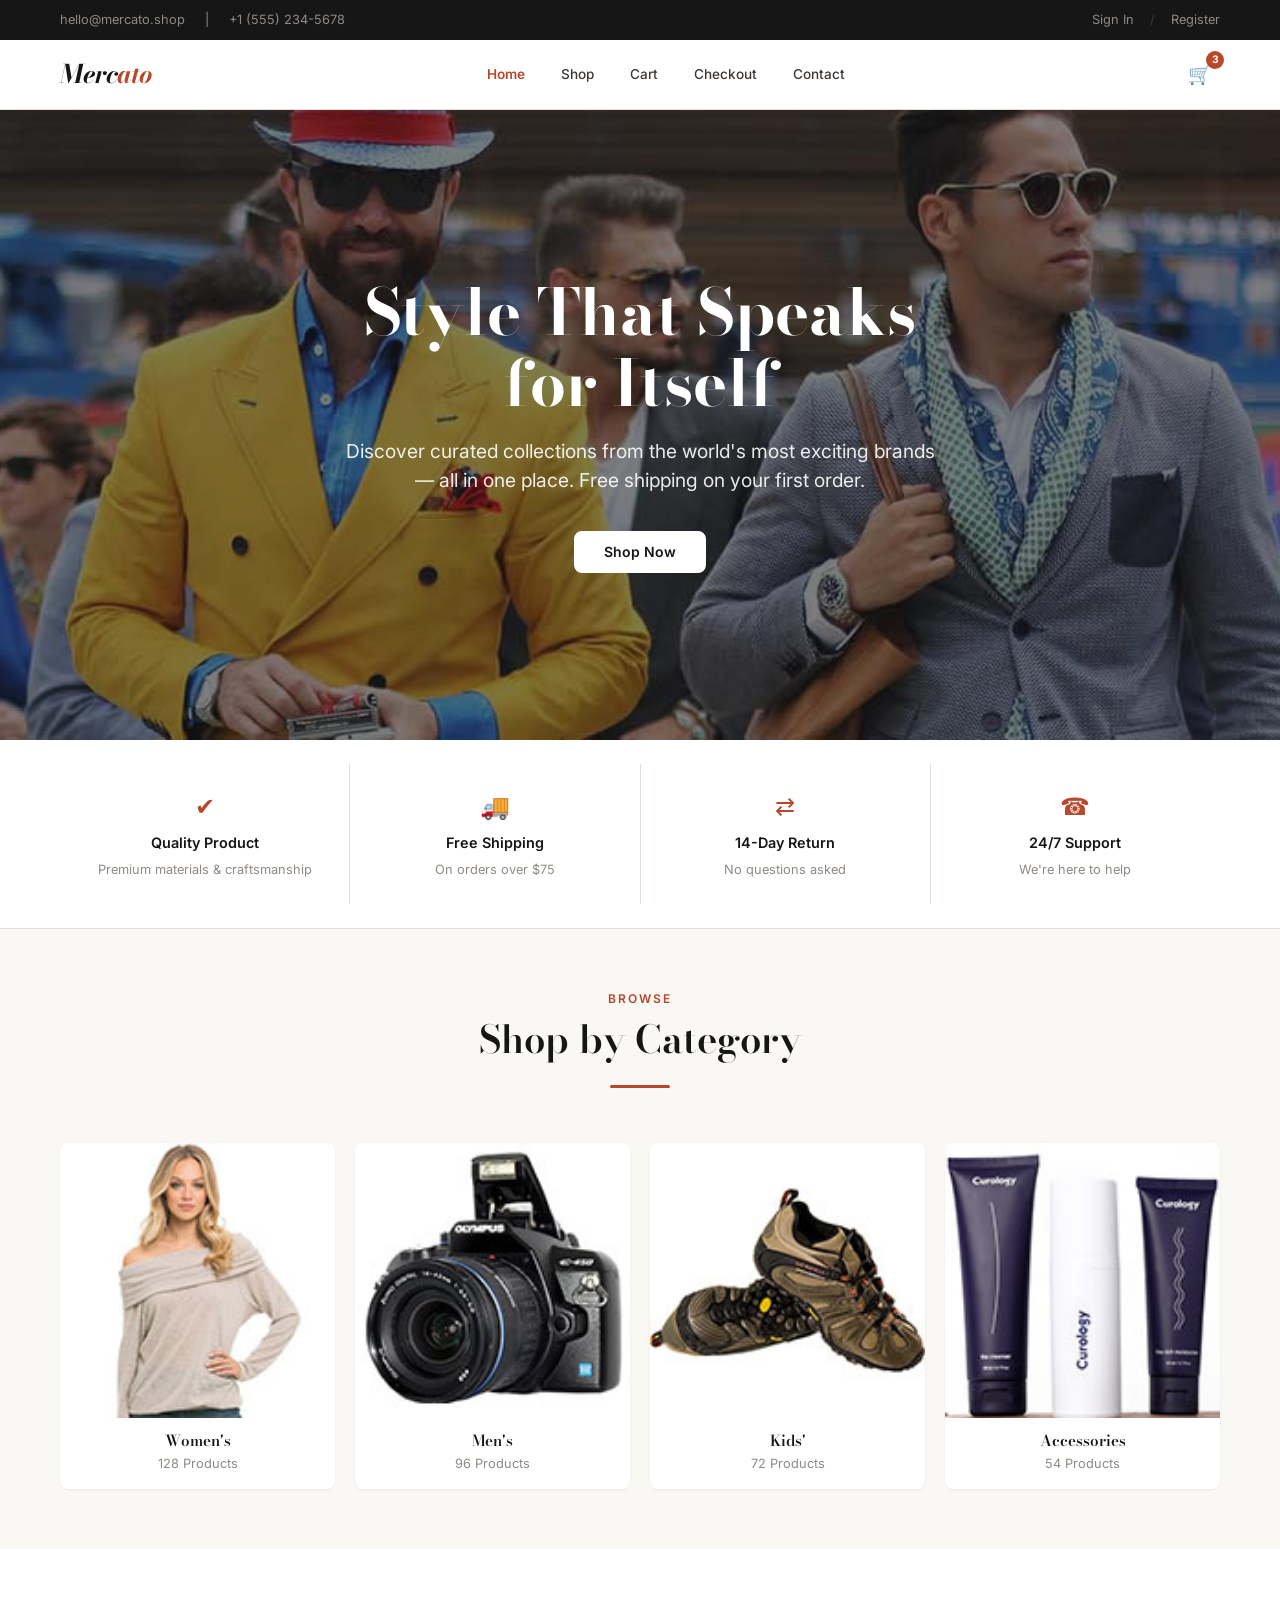
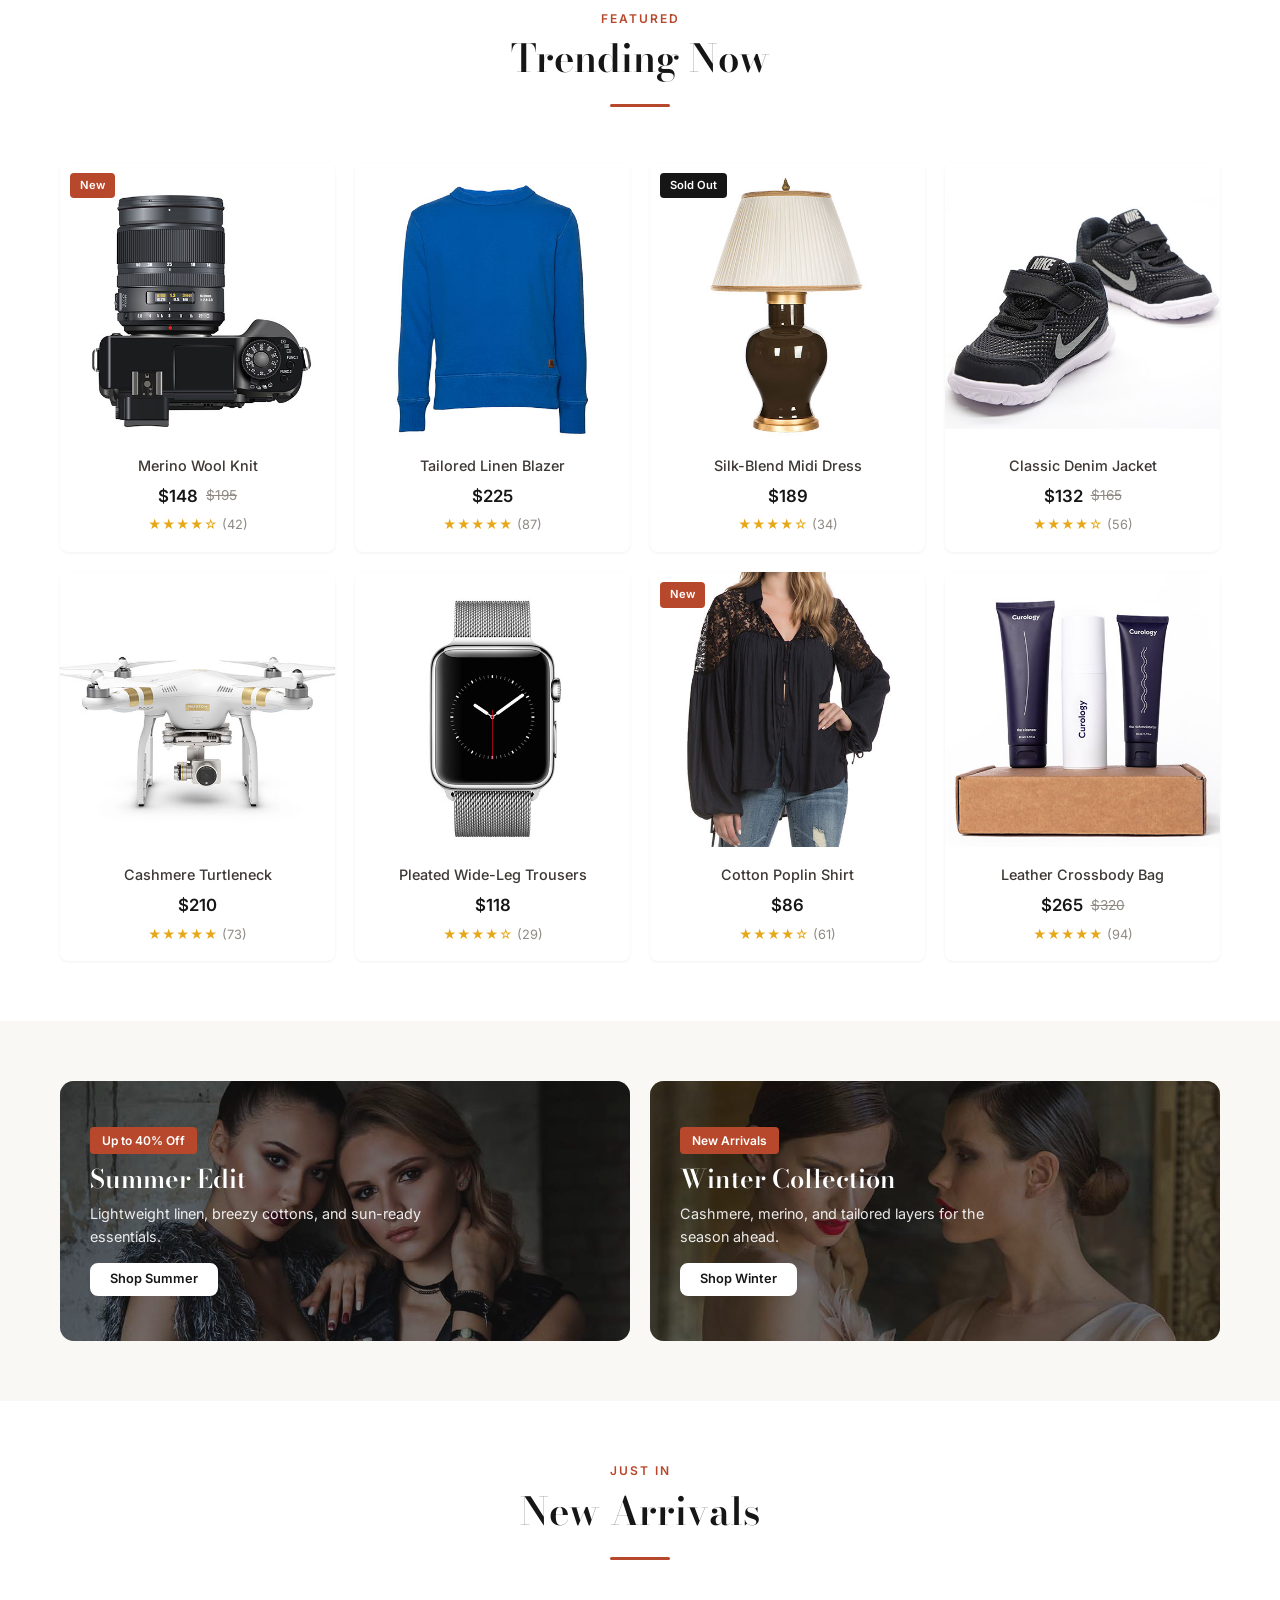
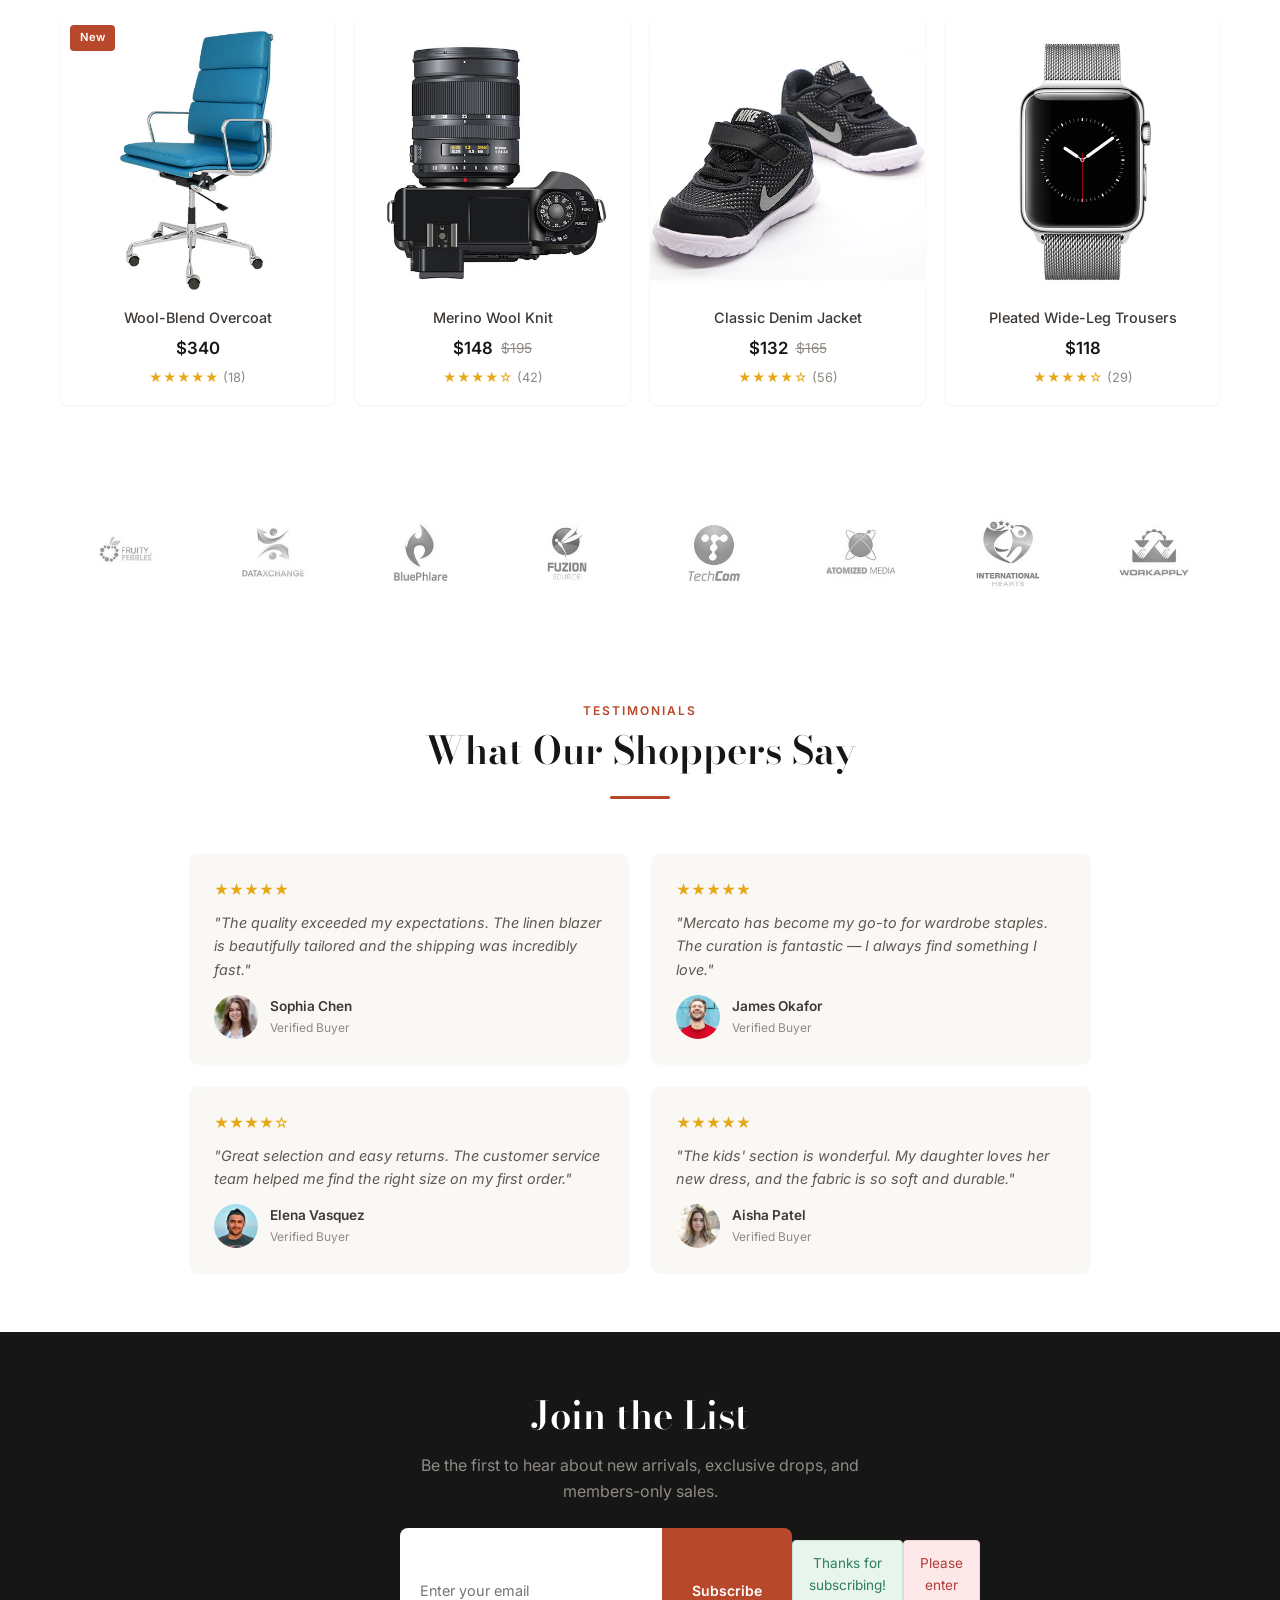
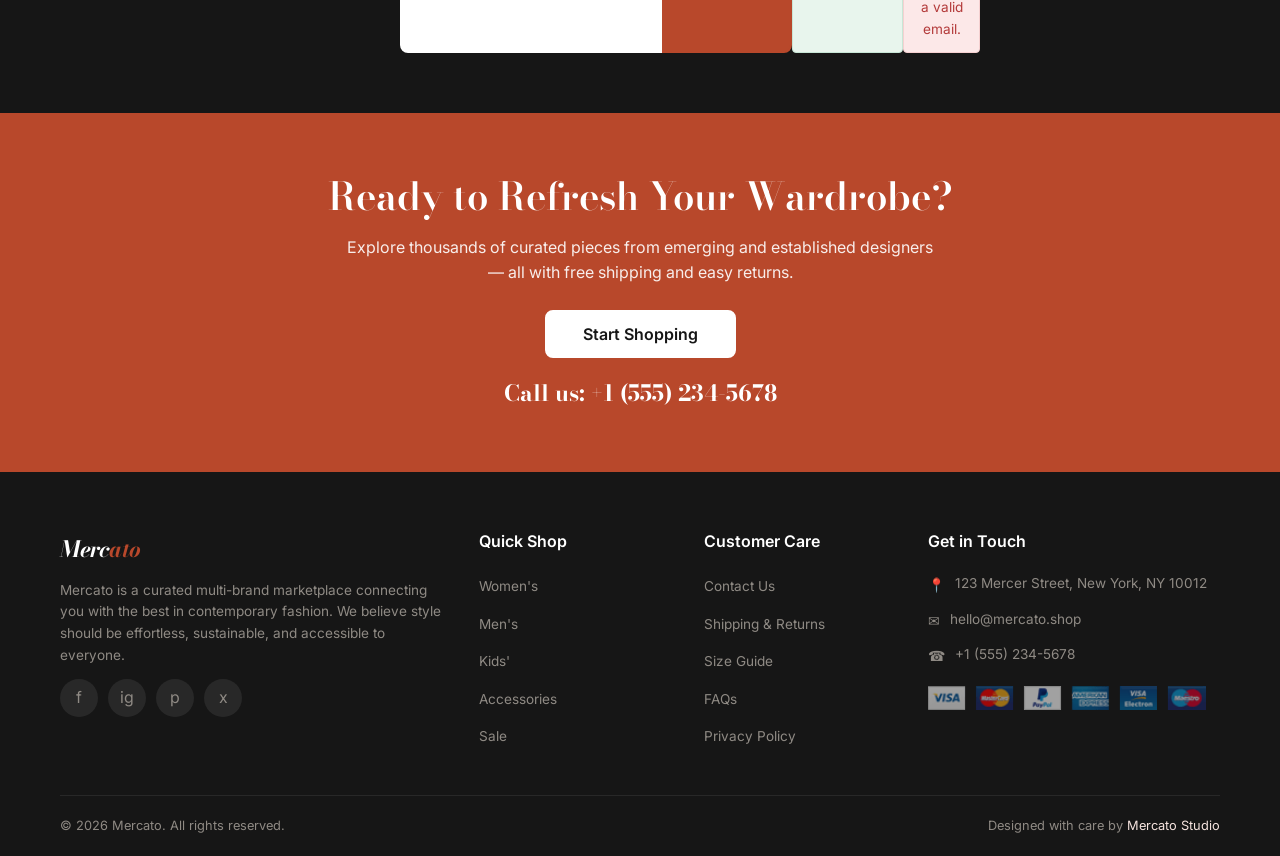
<file: index.html>
<!DOCTYPE html>
<html lang="en">
<head>
<meta charset="UTF-8">
<meta name="viewport" content="width=device-width, initial-scale=1.0">
<title>Mercato — The Curated Fashion Marketplace</title>
<meta name="description" content="Mercato — Discover your style at the curated fashion marketplace. Shop women's, men's, and kids' apparel from top brands. Free shipping on orders over $75.">
<link rel="icon" type="image/svg+xml" href="data:image/svg+xml,%3Csvg xmlns='http://www.w3.org/2000/svg' viewBox='0 0 32 32'%3E%3Crect width='32' height='32' rx='6' fill='%23b8482b'/%3E%3Ctext x='16' y='23' text-anchor='middle' fill='white' font-size='18' font-family='serif'%3EM%3C/text%3E%3C/svg%3E">
<link rel="stylesheet" href="assets/css/style.css">
</head>
<body id="top">

<!-- Topbar -->
<div class="topbar">
  <div class="container">
    <div class="topbar-left">
      <a href="mailto:hello@mercato.shop">hello@mercato.shop</a>
      <span class="sep">|</span>
      <span>+1 (555) 234-5678</span>
    </div>
    <div class="topbar-right">
      <a href="#">Sign In</a>
      <span class="sep">/</span>
      <a href="#">Register</a>
    </div>
  </div>
</div>

<!-- Header -->
<header class="site-header">
  <div class="container">
    <a href="index.html" class="logo">Merc<span>ato</span></a>
    <nav class="nav-links" id="navLinks">
      <a href="index.html" class="nav-link">Home</a>
      <a href="shop.html" class="nav-link">Shop</a>
      <a href="cart.html" class="nav-link">Cart</a>
      <a href="checkout.html" class="nav-link">Checkout</a>
      <a href="contact.html" class="nav-link">Contact</a>
    </nav>
    <div class="header-actions">
      <a href="cart.html" class="cart-icon" aria-label="Shopping cart">
        &#x1F6D2;<span class="cart-count">3</span>
      </a>
      <button class="nav-toggle" id="navToggle" aria-label="Toggle menu" aria-expanded="false">
        <span class="bar"></span>
        <span class="bar"></span>
        <span class="bar"></span>
      </button>
    </div>
  </div>
</header>

<!-- Hero -->
<section class="hero" aria-label="Featured promotions">
  <div class="hero-bg">
    <img src="assets/img/img-hero-men.jpg" alt="Men's fashion collection" class="active">
    <img src="assets/img/img-hero-women.jpg" alt="Women's fashion collection">
    <img src="assets/img/img-hero-kids.jpg" alt="Kids' fashion collection">
  </div>
  <div class="hero-overlay"></div>
  <div class="hero-content">
    <div>
      <h1>Style That Speaks<br>for Itself</h1>
      <p>Discover curated collections from the world's most exciting brands — all in one place. Free shipping on your first order.</p>
      <a href="shop.html" class="btn btn-light">Shop Now</a>
    </div>
  </div>
</section>

<!-- Feature Strip -->
<section class="feature-strip reveal">
  <div class="container">
    <div class="feature-grid">
      <div class="feature-item">
        <span class="ico">&#x2714;</span>
        <h4>Quality Product</h4>
        <p>Premium materials &amp; craftsmanship</p>
      </div>
      <div class="feature-item">
        <span class="ico">&#x1F69A;</span>
        <h4>Free Shipping</h4>
        <p>On orders over $75</p>
      </div>
      <div class="feature-item">
        <span class="ico">&#x21C4;</span>
        <h4>14-Day Return</h4>
        <p>No questions asked</p>
      </div>
      <div class="feature-item">
        <span class="ico">&#x260E;</span>
        <h4>24/7 Support</h4>
        <p>We're here to help</p>
      </div>
    </div>
  </div>
</section>

<!-- Categories -->
<section class="cat-section reveal">
  <div class="container">
    <div class="section-title">
      <span class="section-label">Browse</span>
      <h2>Shop by Category</h2>
    </div>
    <div class="cat-grid">
      <a href="shop.html" class="cat-card">
        <img src="assets/img/img-cat-1.jpg" alt="Women's apparel category">
        <div class="cat-body">
          <h3>Women's</h3>
          <p>128 Products</p>
        </div>
      </a>
      <a href="shop.html" class="cat-card">
        <img src="assets/img/img-cat-2.jpg" alt="Men's apparel category">
        <div class="cat-body">
          <h3>Men's</h3>
          <p>96 Products</p>
        </div>
      </a>
      <a href="shop.html" class="cat-card">
        <img src="assets/img/img-cat-3.jpg" alt="Kids' fashion category">
        <div class="cat-body">
          <h3>Kids'</h3>
          <p>72 Products</p>
        </div>
      </a>
      <a href="shop.html" class="cat-card">
        <img src="assets/img/img-cat-4.jpg" alt="Accessories category">
        <div class="cat-body">
          <h3>Accessories</h3>
          <p>54 Products</p>
        </div>
      </a>
    </div>
  </div>
</section>

<!-- Featured Products -->
<section class="prod-section reveal">
  <div class="container">
    <div class="section-title">
      <span class="section-label">Featured</span>
      <h2>Trending Now</h2>
    </div>
    <div class="prod-grid">
      <div class="prod-card">
        <div class="prod-img">
          <img src="assets/img/img-product-1.jpg" alt="Merino Wool Knit Sweater">
          <span class="prod-badge">New</span>
          <div class="prod-actions">
            <a href="cart.html" class="btn btn-primary btn-sm">Add to Cart</a>
          </div>
        </div>
        <div class="prod-body">
          <a href="shop.html" class="prod-name">Merino Wool Knit</a>
          <div class="prod-price">
            <span class="curr">$148</span>
            <span class="old">$195</span>
          </div>
          <div class="prod-rating">
            <span class="stars">&#9733;&#9733;&#9733;&#9733;&#9734;</span> (42)
          </div>
        </div>
      </div>
      <div class="prod-card">
        <div class="prod-img">
          <img src="assets/img/img-product-2.jpg" alt="Tailored Linen Blazer">
          <div class="prod-actions">
            <a href="cart.html" class="btn btn-primary btn-sm">Add to Cart</a>
          </div>
        </div>
        <div class="prod-body">
          <a href="shop.html" class="prod-name">Tailored Linen Blazer</a>
          <div class="prod-price">
            <span class="curr">$225</span>
          </div>
          <div class="prod-rating">
            <span class="stars">&#9733;&#9733;&#9733;&#9733;&#9733;</span> (87)
          </div>
        </div>
      </div>
      <div class="prod-card">
        <div class="prod-img">
          <img src="assets/img/img-product-3.jpg" alt="Silk-Blend Midi Dress">
          <span class="prod-badge sold">Sold Out</span>
          <div class="prod-actions">
            <a href="shop.html" class="btn btn-outline btn-sm">View Details</a>
          </div>
        </div>
        <div class="prod-body">
          <a href="shop.html" class="prod-name">Silk-Blend Midi Dress</a>
          <div class="prod-price">
            <span class="curr">$189</span>
          </div>
          <div class="prod-rating">
            <span class="stars">&#9733;&#9733;&#9733;&#9733;&#9734;</span> (34)
          </div>
        </div>
      </div>
      <div class="prod-card">
        <div class="prod-img">
          <img src="assets/img/img-product-4.jpg" alt="Classic Denim Jacket">
          <div class="prod-actions">
            <a href="cart.html" class="btn btn-primary btn-sm">Add to Cart</a>
          </div>
        </div>
        <div class="prod-body">
          <a href="shop.html" class="prod-name">Classic Denim Jacket</a>
          <div class="prod-price">
            <span class="curr">$132</span>
            <span class="old">$165</span>
          </div>
          <div class="prod-rating">
            <span class="stars">&#9733;&#9733;&#9733;&#9733;&#9734;</span> (56)
          </div>
        </div>
      </div>
      <div class="prod-card">
        <div class="prod-img">
          <img src="assets/img/img-product-5.jpg" alt="Cashmere Turtleneck">
          <div class="prod-actions">
            <a href="cart.html" class="btn btn-primary btn-sm">Add to Cart</a>
          </div>
        </div>
        <div class="prod-body">
          <a href="shop.html" class="prod-name">Cashmere Turtleneck</a>
          <div class="prod-price">
            <span class="curr">$210</span>
          </div>
          <div class="prod-rating">
            <span class="stars">&#9733;&#9733;&#9733;&#9733;&#9733;</span> (73)
          </div>
        </div>
      </div>
      <div class="prod-card">
        <div class="prod-img">
          <img src="assets/img/img-product-6.jpg" alt="Pleated Wide-Leg Trousers">
          <div class="prod-actions">
            <a href="cart.html" class="btn btn-primary btn-sm">Add to Cart</a>
          </div>
        </div>
        <div class="prod-body">
          <a href="shop.html" class="prod-name">Pleated Wide-Leg Trousers</a>
          <div class="prod-price">
            <span class="curr">$118</span>
          </div>
          <div class="prod-rating">
            <span class="stars">&#9733;&#9733;&#9733;&#9733;&#9734;</span> (29)
          </div>
        </div>
      </div>
      <div class="prod-card">
        <div class="prod-img">
          <img src="assets/img/img-product-7.jpg" alt="Cotton Poplin Shirt">
          <span class="prod-badge">New</span>
          <div class="prod-actions">
            <a href="cart.html" class="btn btn-primary btn-sm">Add to Cart</a>
          </div>
        </div>
        <div class="prod-body">
          <a href="shop.html" class="prod-name">Cotton Poplin Shirt</a>
          <div class="prod-price">
            <span class="curr">$86</span>
          </div>
          <div class="prod-rating">
            <span class="stars">&#9733;&#9733;&#9733;&#9733;&#9734;</span> (61)
          </div>
        </div>
      </div>
      <div class="prod-card">
        <div class="prod-img">
          <img src="assets/img/img-product-8.jpg" alt="Leather Crossbody Bag">
          <div class="prod-actions">
            <a href="cart.html" class="btn btn-primary btn-sm">Add to Cart</a>
          </div>
        </div>
        <div class="prod-body">
          <a href="shop.html" class="prod-name">Leather Crossbody Bag</a>
          <div class="prod-price">
            <span class="curr">$265</span>
            <span class="old">$320</span>
          </div>
          <div class="prod-rating">
            <span class="stars">&#9733;&#9733;&#9733;&#9733;&#9733;</span> (94)
          </div>
        </div>
      </div>
    </div>
  </div>
</section>

<!-- Offer Banners -->
<section class="offer-section reveal">
  <div class="container">
    <div class="offer-grid">
      <div class="offer-card">
        <img src="assets/img/img-offer-summer.jpg" alt="Summer sale promotion">
        <div class="offer-overlay"></div>
        <div class="offer-body">
          <span class="offer-tag">Up to 40% Off</span>
          <h3>Summer Edit</h3>
          <p>Lightweight linen, breezy cottons, and sun-ready essentials.</p>
          <a href="shop.html" class="btn btn-light btn-sm">Shop Summer</a>
        </div>
      </div>
      <div class="offer-card">
        <img src="assets/img/img-offer-winter.jpg" alt="Winter collection promotion">
        <div class="offer-overlay"></div>
        <div class="offer-body">
          <span class="offer-tag">New Arrivals</span>
          <h3>Winter Collection</h3>
          <p>Cashmere, merino, and tailored layers for the season ahead.</p>
          <a href="shop.html" class="btn btn-light btn-sm">Shop Winter</a>
        </div>
      </div>
    </div>
  </div>
</section>

<!-- Recent Products -->
<section class="prod-section reveal">
  <div class="container">
    <div class="section-title">
      <span class="section-label">Just In</span>
      <h2>New Arrivals</h2>
    </div>
    <div class="prod-grid">
      <div class="prod-card">
        <div class="prod-img">
          <img src="assets/img/img-product-9.jpg" alt="Wool-Blend Overcoat">
          <span class="prod-badge">New</span>
          <div class="prod-actions">
            <a href="cart.html" class="btn btn-primary btn-sm">Add to Cart</a>
          </div>
        </div>
        <div class="prod-body">
          <a href="shop.html" class="prod-name">Wool-Blend Overcoat</a>
          <div class="prod-price">
            <span class="curr">$340</span>
          </div>
          <div class="prod-rating">
            <span class="stars">&#9733;&#9733;&#9733;&#9733;&#9733;</span> (18)
          </div>
        </div>
      </div>
      <div class="prod-card">
        <div class="prod-img">
          <img src="assets/img/img-product-1.jpg" alt="Merino Wool Knit Sweater">
          <div class="prod-actions">
            <a href="cart.html" class="btn btn-primary btn-sm">Add to Cart</a>
          </div>
        </div>
        <div class="prod-body">
          <a href="shop.html" class="prod-name">Merino Wool Knit</a>
          <div class="prod-price">
            <span class="curr">$148</span>
            <span class="old">$195</span>
          </div>
          <div class="prod-rating">
            <span class="stars">&#9733;&#9733;&#9733;&#9733;&#9734;</span> (42)
          </div>
        </div>
      </div>
      <div class="prod-card">
        <div class="prod-img">
          <img src="assets/img/img-product-4.jpg" alt="Classic Denim Jacket">
          <div class="prod-actions">
            <a href="cart.html" class="btn btn-primary btn-sm">Add to Cart</a>
          </div>
        </div>
        <div class="prod-body">
          <a href="shop.html" class="prod-name">Classic Denim Jacket</a>
          <div class="prod-price">
            <span class="curr">$132</span>
            <span class="old">$165</span>
          </div>
          <div class="prod-rating">
            <span class="stars">&#9733;&#9733;&#9733;&#9733;&#9734;</span> (56)
          </div>
        </div>
      </div>
      <div class="prod-card">
        <div class="prod-img">
          <img src="assets/img/img-product-6.jpg" alt="Pleated Wide-Leg Trousers">
          <div class="prod-actions">
            <a href="cart.html" class="btn btn-primary btn-sm">Add to Cart</a>
          </div>
        </div>
        <div class="prod-body">
          <a href="shop.html" class="prod-name">Pleated Wide-Leg Trousers</a>
          <div class="prod-price">
            <span class="curr">$118</span>
          </div>
          <div class="prod-rating">
            <span class="stars">&#9733;&#9733;&#9733;&#9733;&#9734;</span> (29)
          </div>
        </div>
      </div>
    </div>
  </div>
</section>

<!-- Vendor Strip -->
<section class="vendor-section reveal">
  <div class="container">
    <div class="vendor-grid">
      <div class="vendor-item"><img src="assets/img/img-vendor-1.jpg" alt="Mosaico brand"></div>
      <div class="vendor-item"><img src="assets/img/img-vendor-2.jpg" alt="Aether label"></div>
      <div class="vendor-item"><img src="assets/img/img-vendor-3.jpg" alt="North & Pine"></div>
      <div class="vendor-item"><img src="assets/img/img-vendor-4.jpg" alt="Studio Dusk"></div>
      <div class="vendor-item"><img src="assets/img/img-vendor-5.jpg" alt="Casa Verde"></div>
      <div class="vendor-item"><img src="assets/img/img-vendor-6.jpg" alt="Loom & Thread"></div>
      <div class="vendor-item"><img src="assets/img/img-vendor-7.jpg" alt="Montage"></div>
      <div class="vendor-item"><img src="assets/img/img-vendor-8.jpg" alt="Drift co."></div>
    </div>
  </div>
</section>

<!-- Testimonials -->
<section class="tst-section reveal">
  <div class="container">
    <div class="section-title">
      <span class="section-label">Testimonials</span>
      <h2>What Our Shoppers Say</h2>
    </div>
    <div class="tst-grid">
      <div class="tst-card">
        <div class="tst-stars">&#9733;&#9733;&#9733;&#9733;&#9733;</div>
        <blockquote>"The quality exceeded my expectations. The linen blazer is beautifully tailored and the shipping was incredibly fast."</blockquote>
        <div class="tst-person">
          <img src="assets/img/img-client-1.jpg" alt="Sophia Chen">
          <div>
            <div class="tst-name">Sophia Chen</div>
            <div class="tst-title">Verified Buyer</div>
          </div>
        </div>
      </div>
      <div class="tst-card">
        <div class="tst-stars">&#9733;&#9733;&#9733;&#9733;&#9733;</div>
        <blockquote>"Mercato has become my go-to for wardrobe staples. The curation is fantastic — I always find something I love."</blockquote>
        <div class="tst-person">
          <img src="assets/img/img-client-2.jpg" alt="James Okafor">
          <div>
            <div class="tst-name">James Okafor</div>
            <div class="tst-title">Verified Buyer</div>
          </div>
        </div>
      </div>
      <div class="tst-card">
        <div class="tst-stars">&#9733;&#9733;&#9733;&#9733;&#9734;</div>
        <blockquote>"Great selection and easy returns. The customer service team helped me find the right size on my first order."</blockquote>
        <div class="tst-person">
          <img src="assets/img/img-client-3.jpg" alt="Elena Vasquez">
          <div>
            <div class="tst-name">Elena Vasquez</div>
            <div class="tst-title">Verified Buyer</div>
          </div>
        </div>
      </div>
      <div class="tst-card">
        <div class="tst-stars">&#9733;&#9733;&#9733;&#9733;&#9733;</div>
        <blockquote>"The kids' section is wonderful. My daughter loves her new dress, and the fabric is so soft and durable."</blockquote>
        <div class="tst-person">
          <img src="assets/img/img-client-4.jpg" alt="Aisha Patel">
          <div>
            <div class="tst-name">Aisha Patel</div>
            <div class="tst-title">Verified Buyer</div>
          </div>
        </div>
      </div>
    </div>
  </div>
</section>

<!-- Newsletter -->
<section class="newsletter reveal">
  <div class="container">
    <h2>Join the List</h2>
    <p>Be the first to hear about new arrivals, exclusive drops, and members-only sales.</p>
    <form class="newsletter-form" data-form>
      <input type="email" name="email" placeholder="Enter your email" required>
      <button type="submit" class="btn btn-primary">Subscribe</button>
      <div class="form-msg form-ok">Thanks for subscribing!</div>
      <div class="form-msg form-err">Please enter a valid email.</div>
    </form>
  </div>
</section>

<!-- CTA -->
<section class="cta-section reveal">
  <div class="container">
    <h2>Ready to Refresh Your Wardrobe?</h2>
    <p>Explore thousands of curated pieces from emerging and established designers — all with free shipping and easy returns.</p>
    <a href="shop.html" class="btn btn-light btn-lg">Start Shopping</a>
    <span class="cta-phone">Call us: +1 (555) 234-5678</span>
  </div>
</section>

<!-- Footer -->
<footer class="site-footer">
  <div class="container">
    <div class="footer-grid">
      <div class="footer-col">
        <a href="index.html" class="logo" style="font-size:1.4rem;color:#fff;margin-bottom:12px;display:inline-block">Merc<span style="color:var(--clr-accent)">ato</span></a>
        <p>Mercato is a curated multi-brand marketplace connecting you with the best in contemporary fashion. We believe style should be effortless, sustainable, and accessible to everyone.</p>
        <div class="footer-social">
          <a href="#" aria-label="Facebook">f</a>
          <a href="#" aria-label="Instagram">ig</a>
          <a href="#" aria-label="Pinterest">p</a>
          <a href="#" aria-label="Twitter">x</a>
        </div>
      </div>
      <div class="footer-col">
        <h3>Quick Shop</h3>
        <ul class="footer-links">
          <li><a href="shop.html">Women's</a></li>
          <li><a href="shop.html">Men's</a></li>
          <li><a href="shop.html">Kids'</a></li>
          <li><a href="shop.html">Accessories</a></li>
          <li><a href="shop.html">Sale</a></li>
        </ul>
      </div>
      <div class="footer-col">
        <h3>Customer Care</h3>
        <ul class="footer-links">
          <li><a href="contact.html">Contact Us</a></li>
          <li><a href="#">Shipping &amp; Returns</a></li>
          <li><a href="#">Size Guide</a></li>
          <li><a href="#">FAQs</a></li>
          <li><a href="#">Privacy Policy</a></li>
        </ul>
      </div>
      <div class="footer-col">
        <h3>Get in Touch</h3>
        <ul class="footer-contact">
          <li><span class="ico">&#x1F4CD;</span> 123 Mercer Street, New York, NY 10012</li>
          <li><span class="ico">&#x2709;</span> hello@mercato.shop</li>
          <li><span class="ico">&#x260E;</span> +1 (555) 234-5678</li>
        </ul>
        <div class="footer-payments">
          <img src="assets/img/img-payments.png" alt="Accepted payment methods">
        </div>
      </div>
    </div>
    <div class="footer-bottom">
      <span>&copy; <span data-year>2026</span> Mercato. All rights reserved.</span>
      <span>Designed with care by <a href="#">Mercato Studio</a></span>
    </div>
  </div>
</footer>

<!-- Back to Top -->
<button class="back-to-top" id="backToTop" aria-label="Back to top">&#x2191;</button>

<script src="assets/js/main.js"></script>
</body>
</html>
</file>
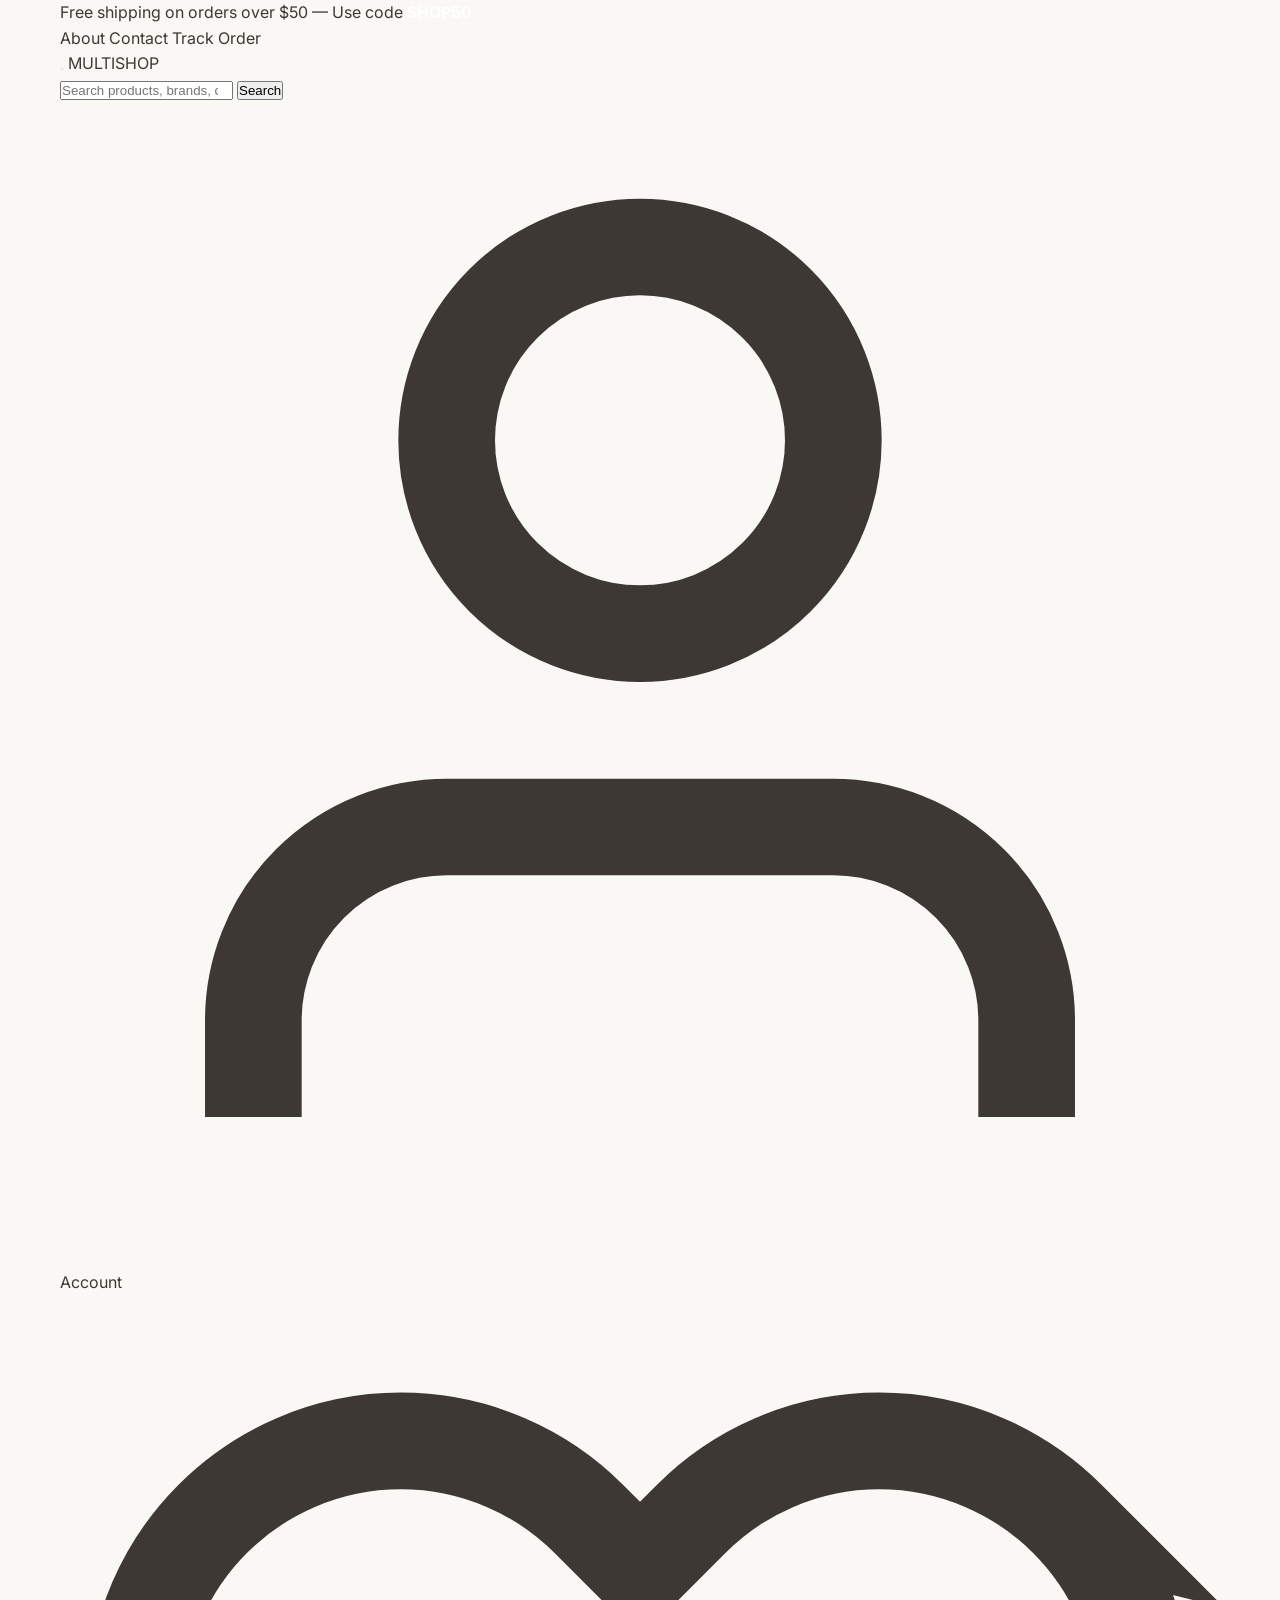
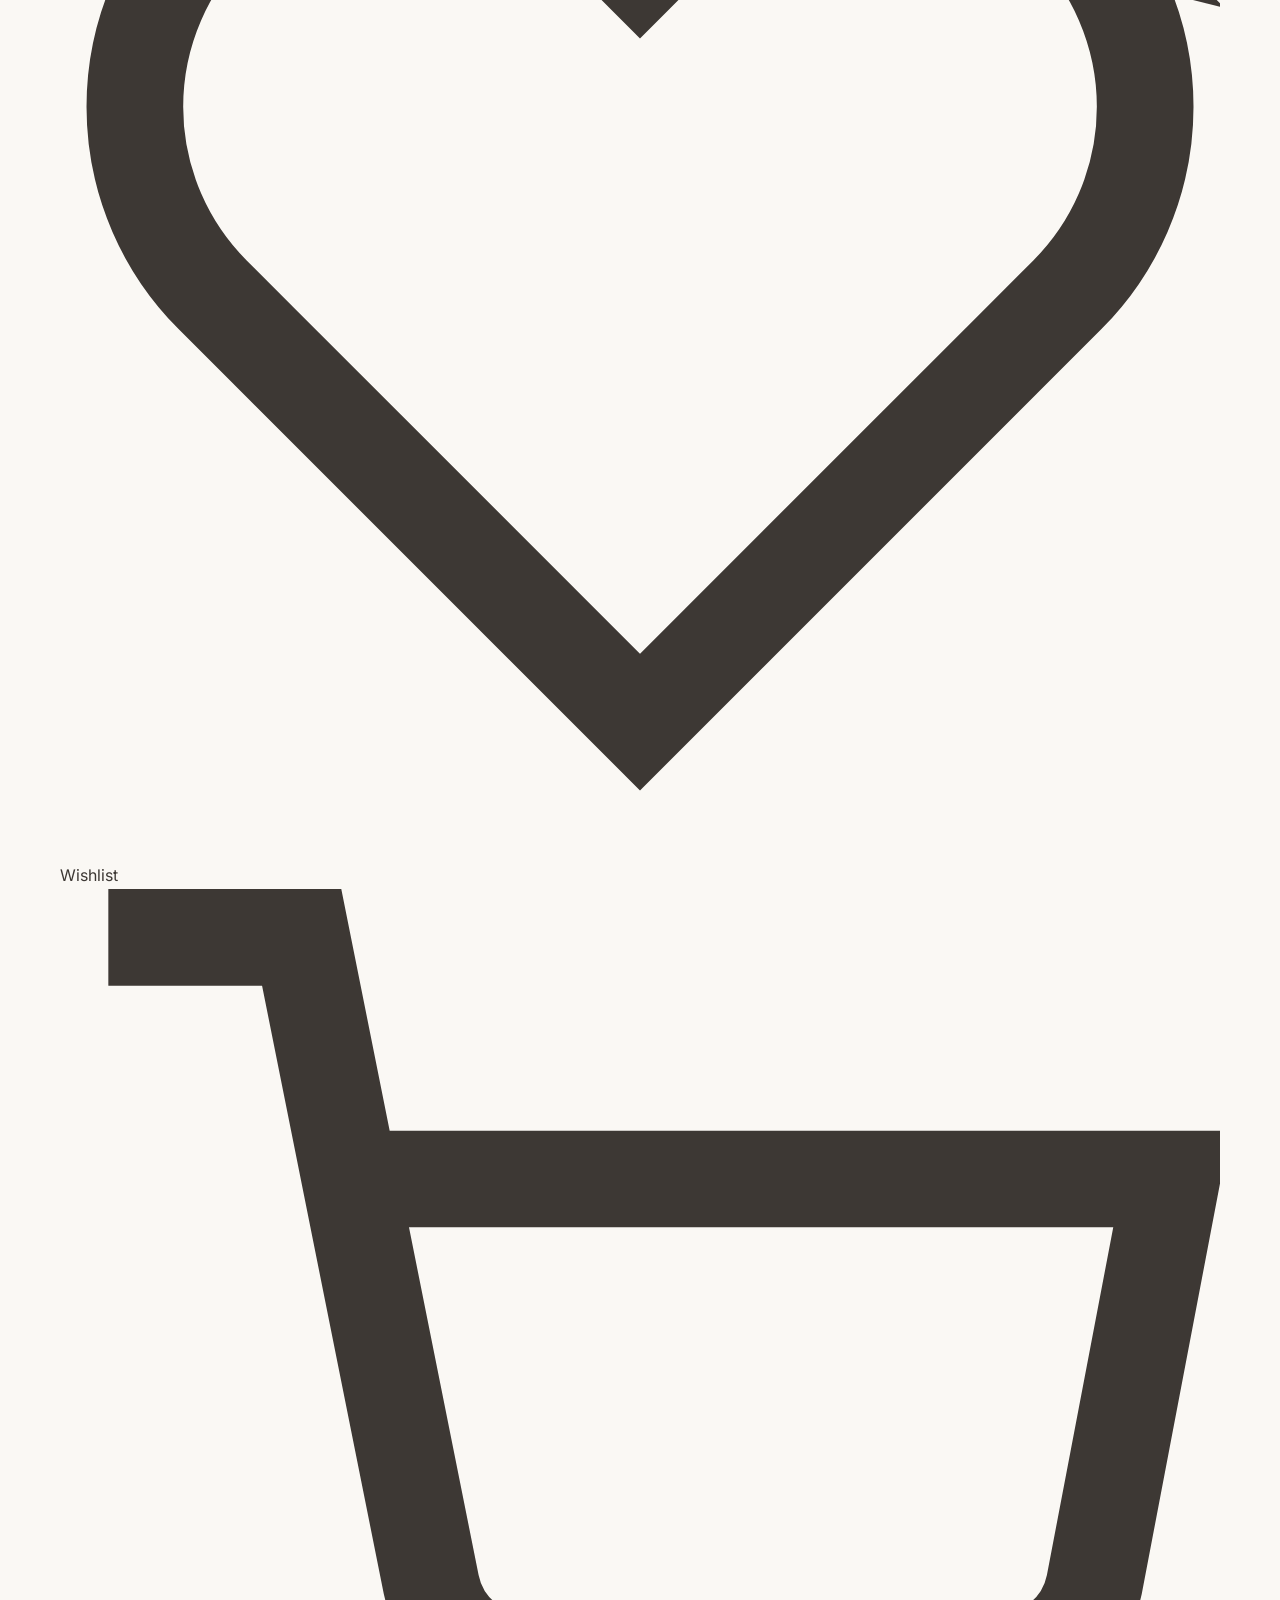
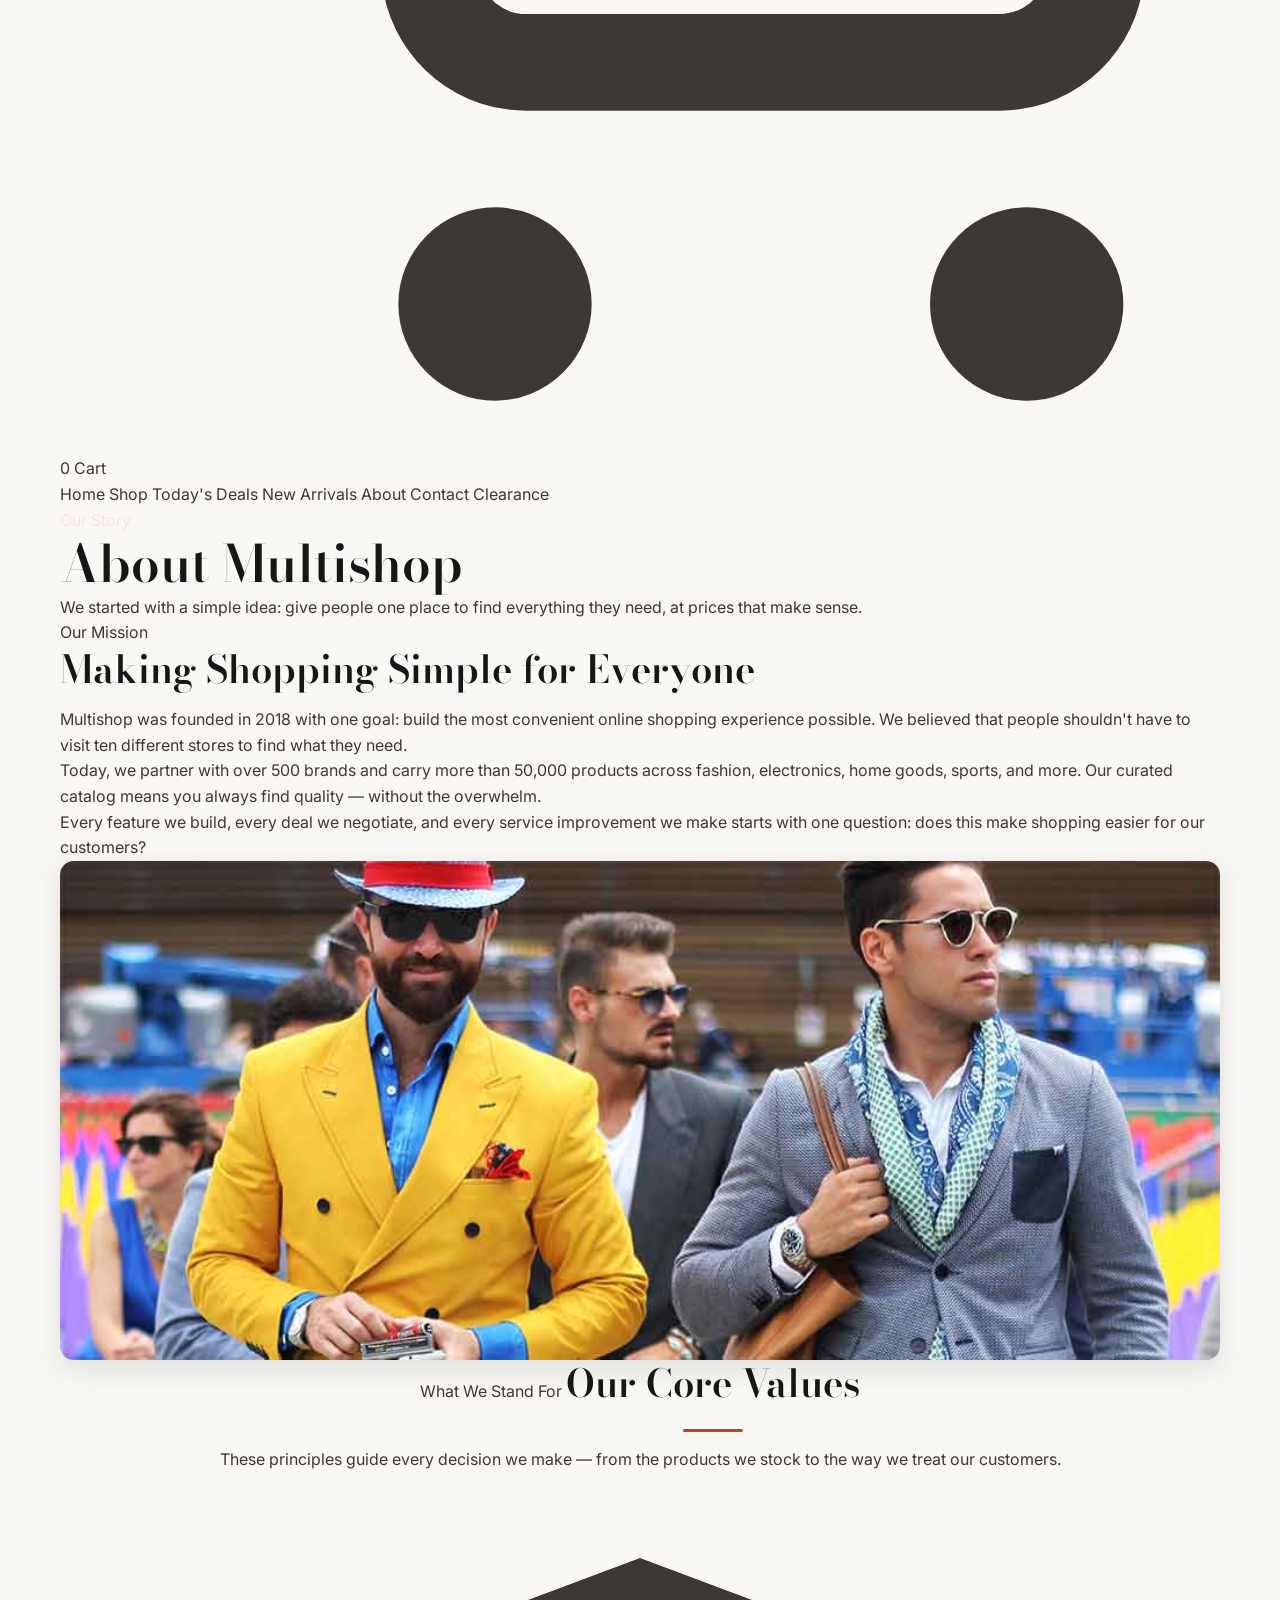
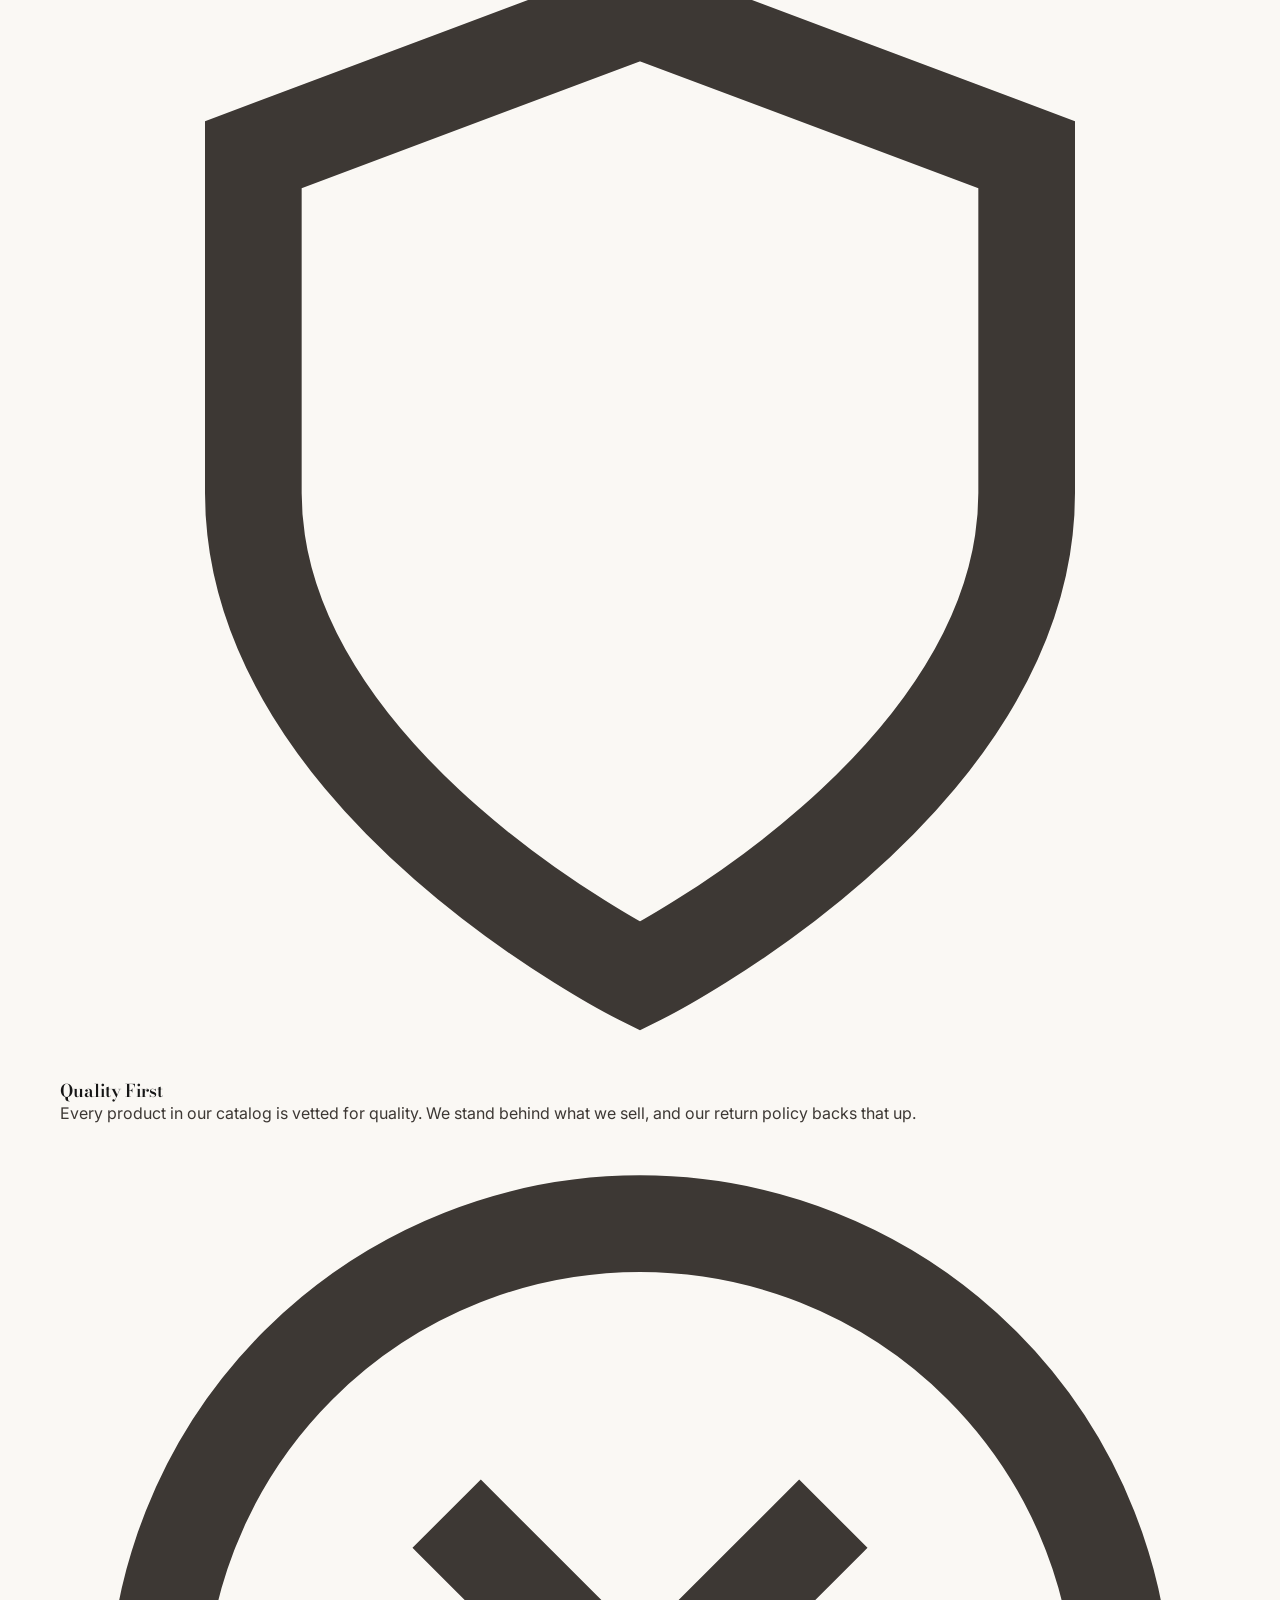
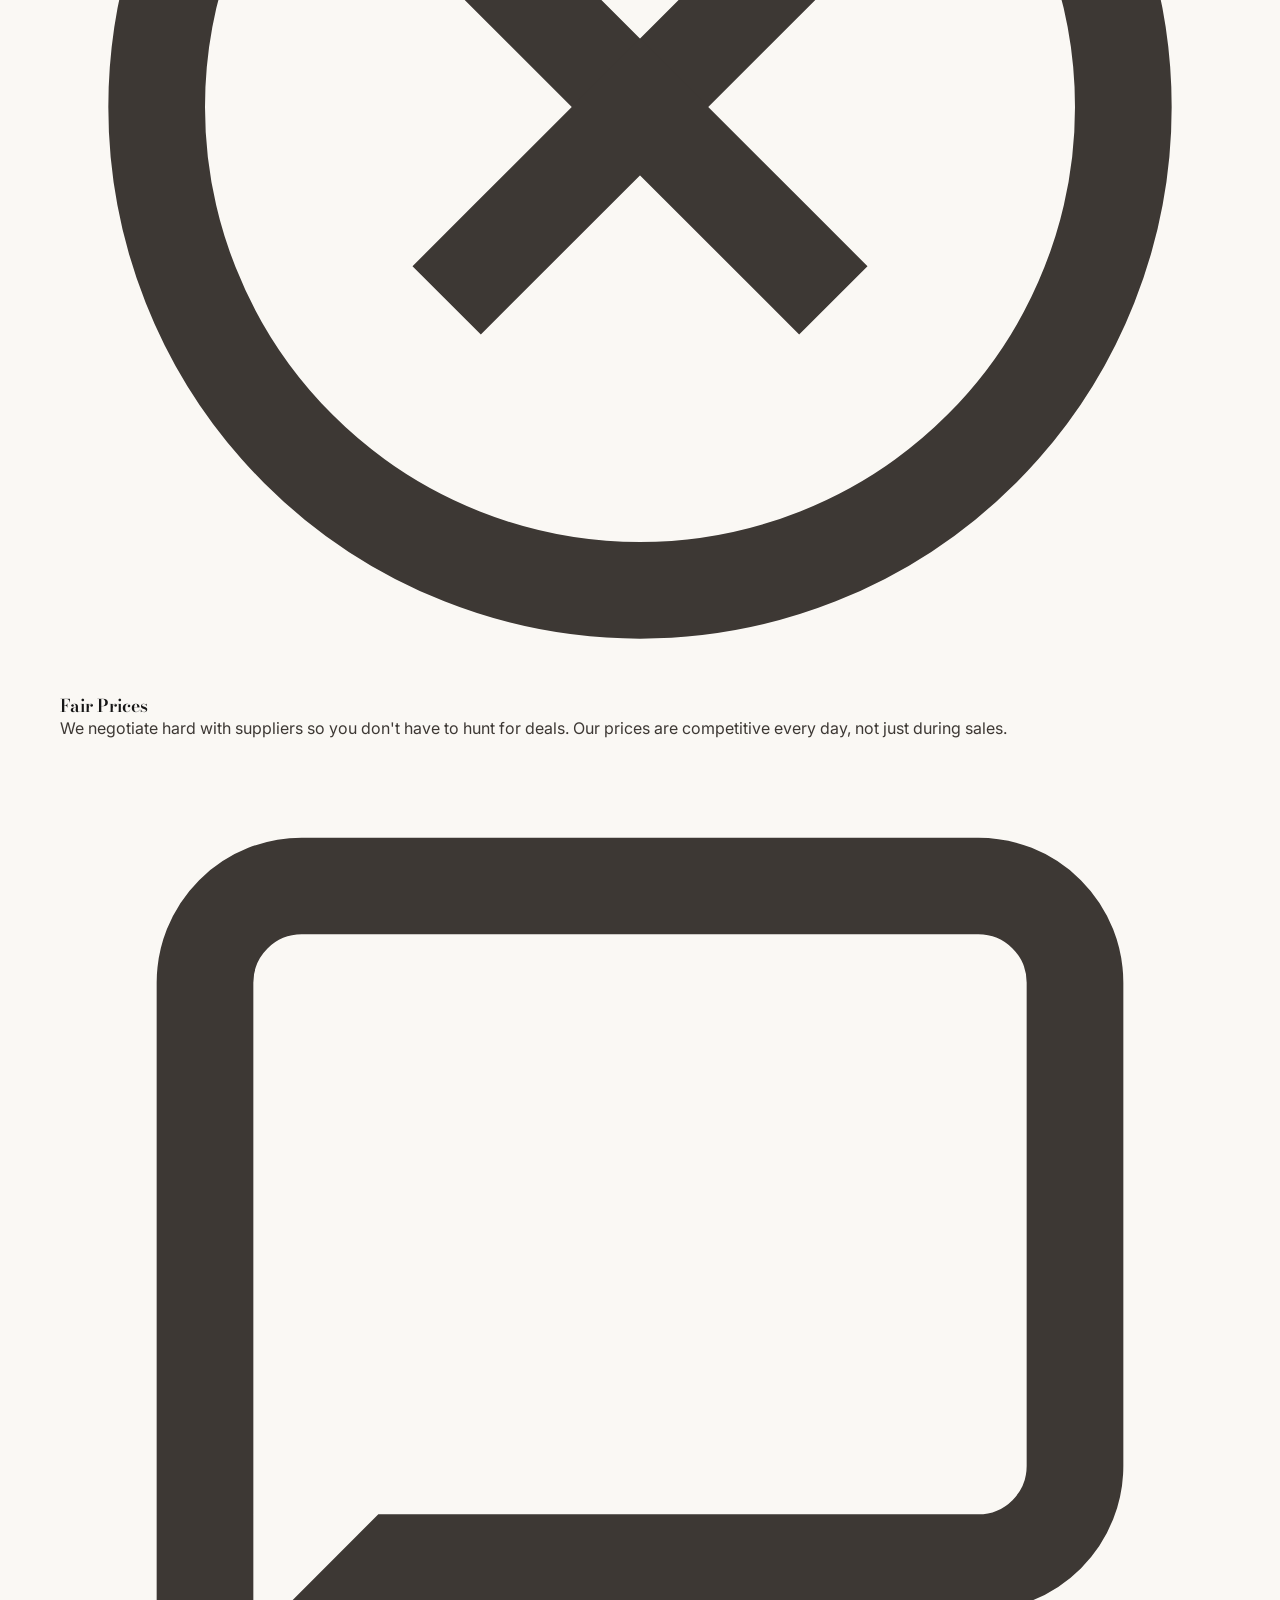
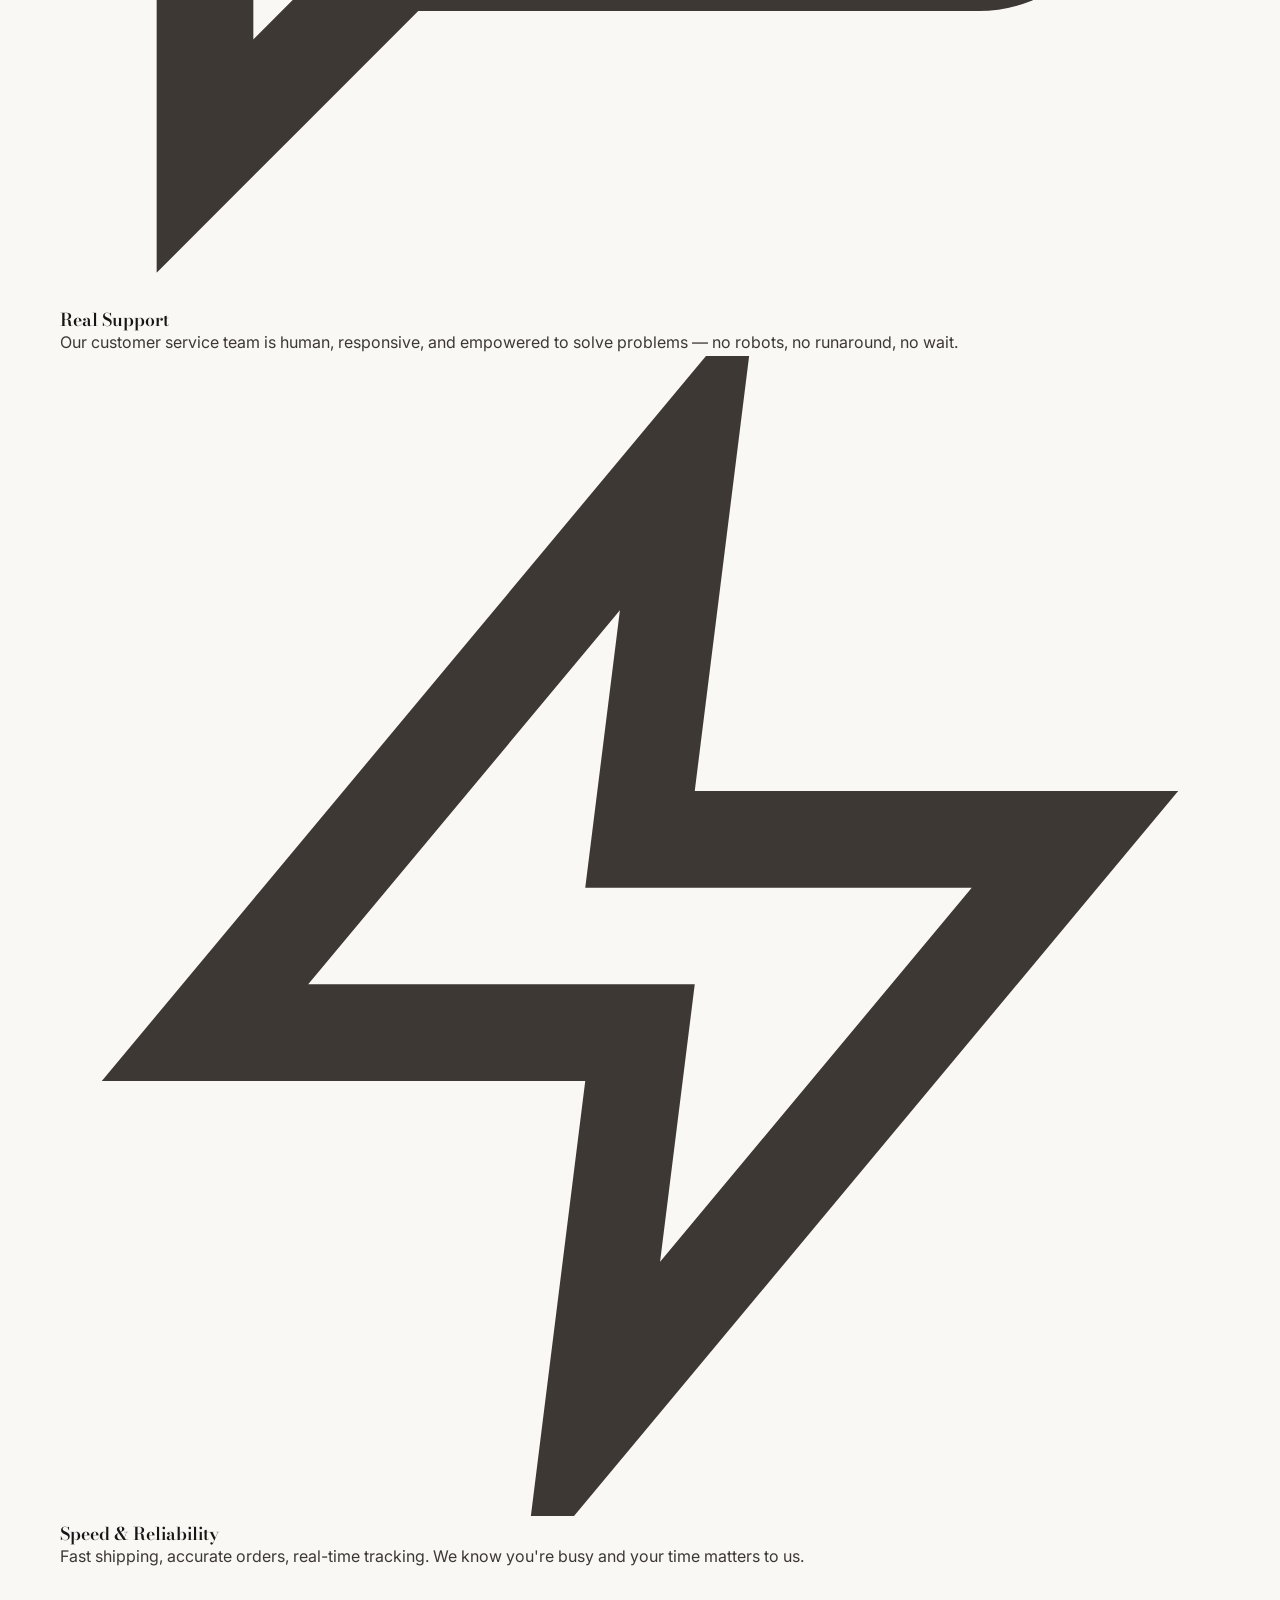
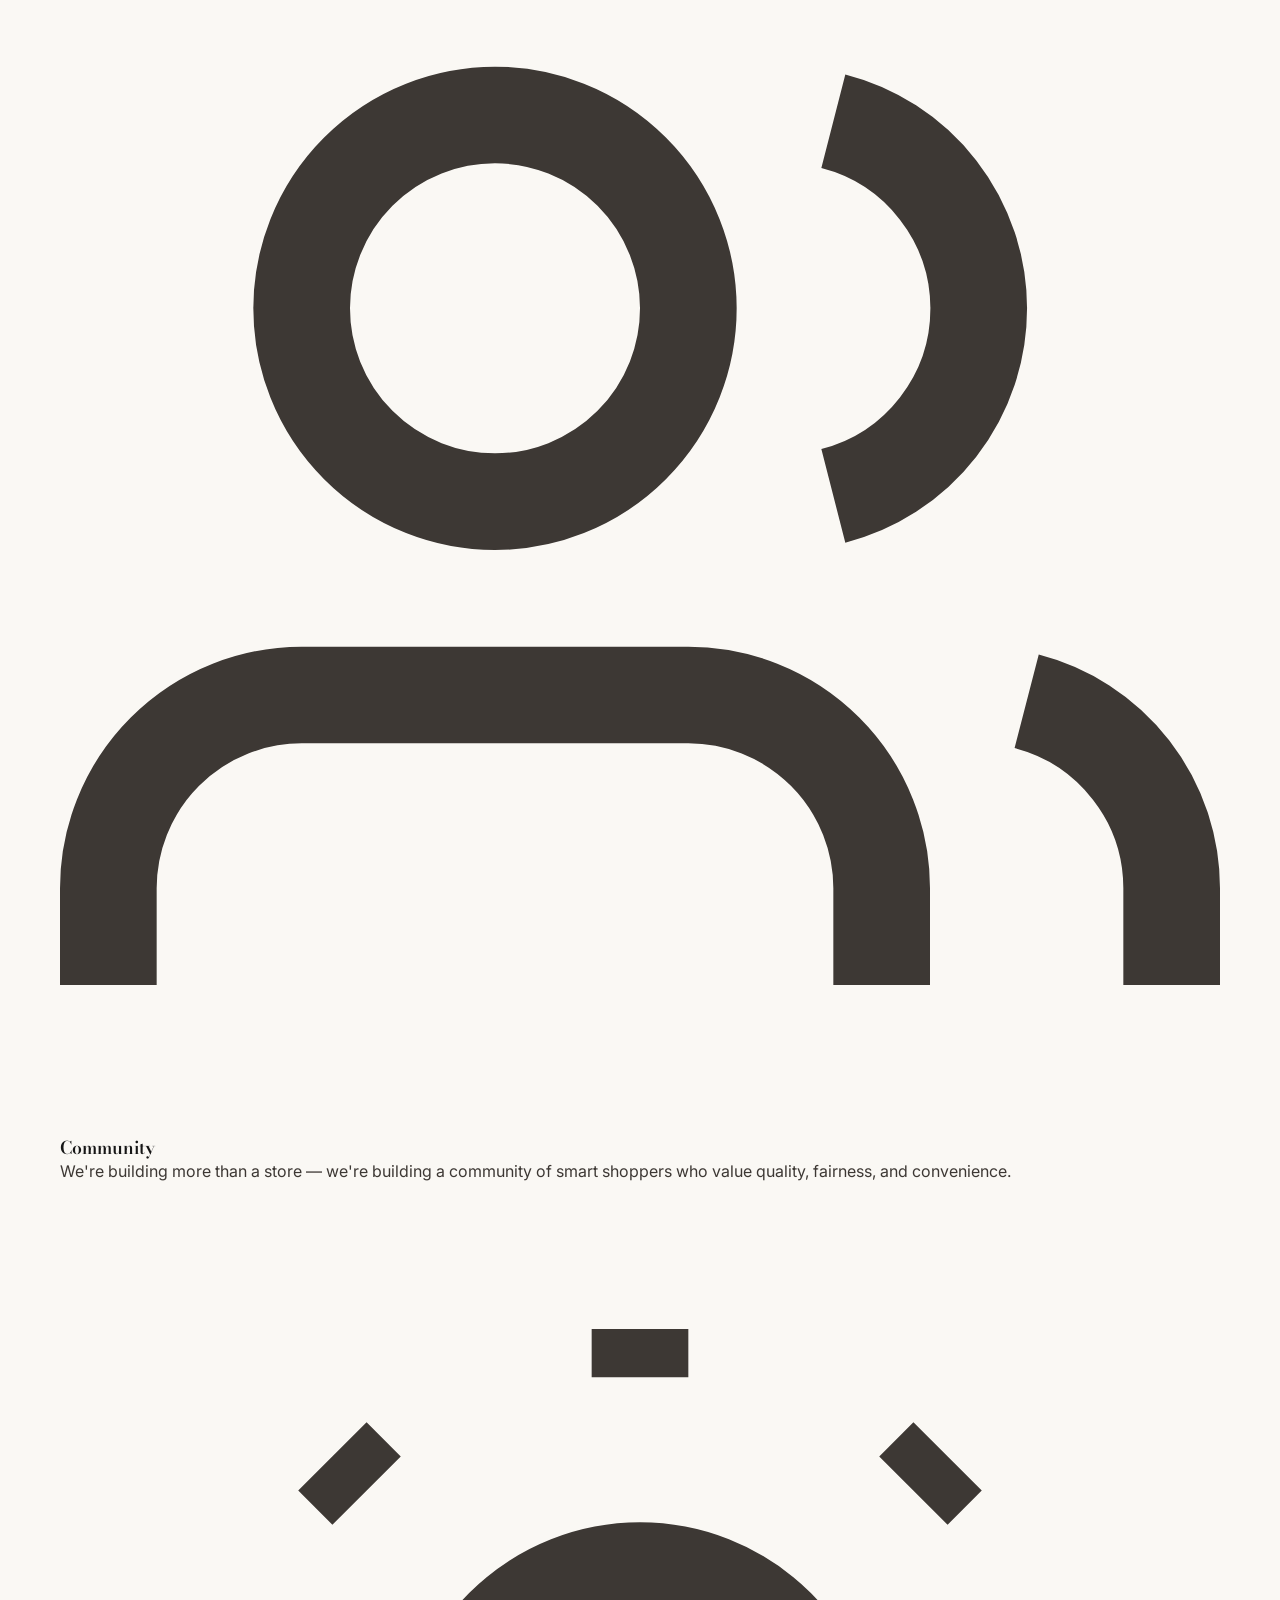
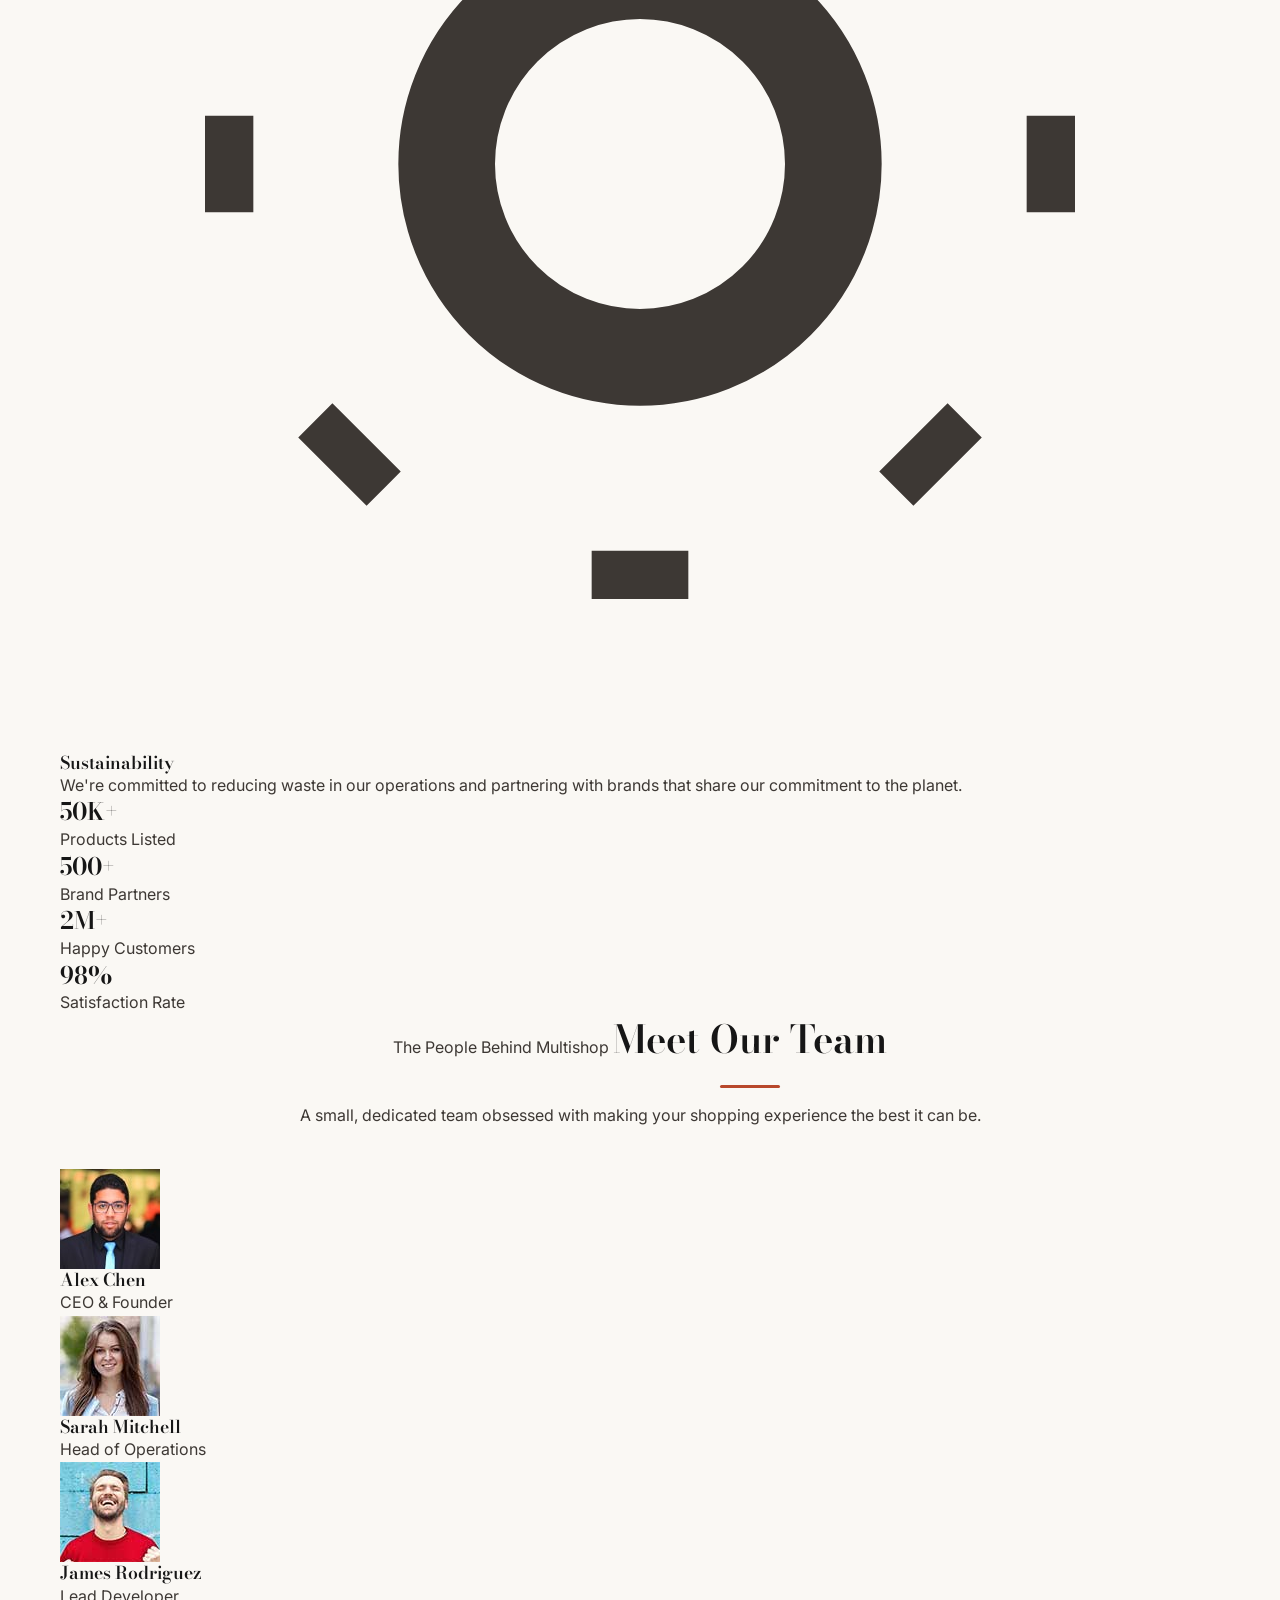
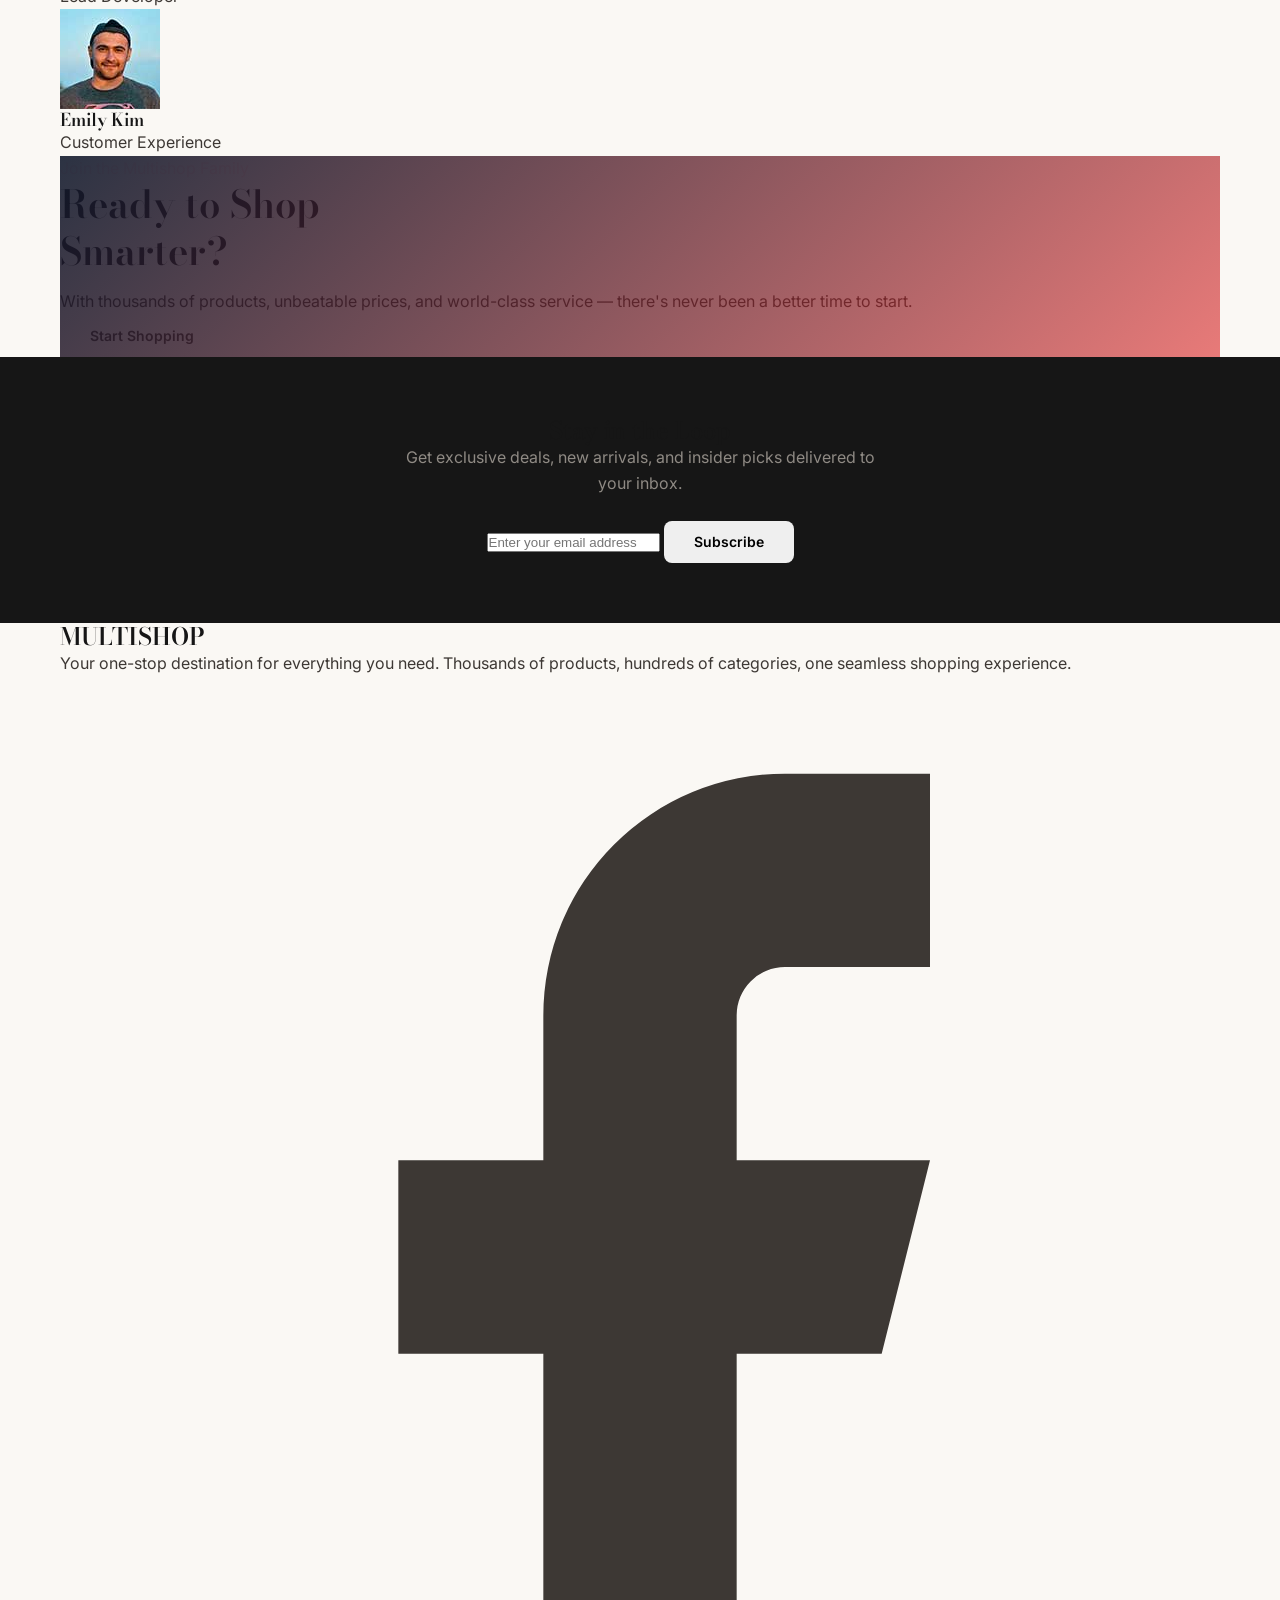
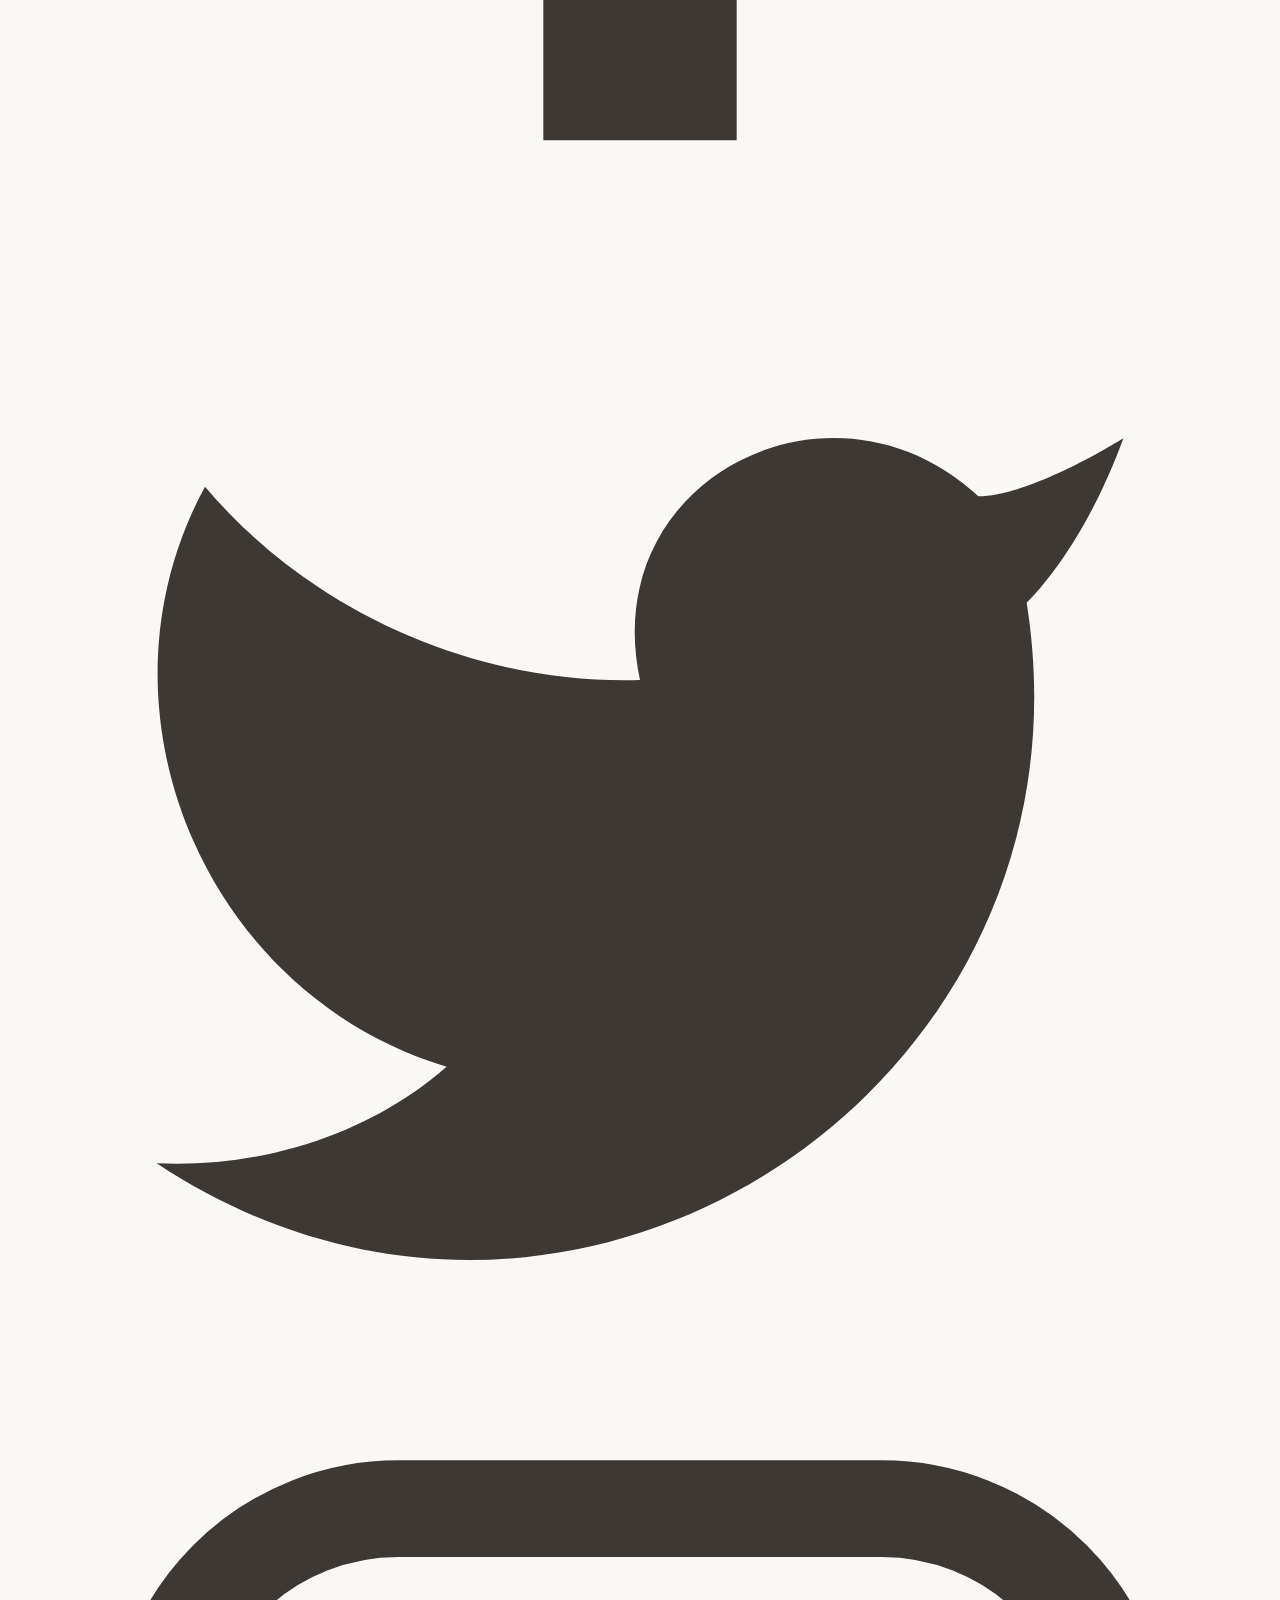
<file: about.html>
<!DOCTYPE html>
<html lang="en">
<head>
  <meta charset="UTF-8">
  <meta name="viewport" content="width=device-width, initial-scale=1.0">
  <meta name="description" content="MULTISHOP — Learn about our mission to make everything accessible in one place. Our story, our team, and the values that drive us.">
  <title>About Us — MULTISHOP</title>
  <link rel="stylesheet" href="assets/css/style.css">
</head>
<body>

<!-- ==================== HEADER ==================== -->
<header class="header">
  <div class="header__top">
    <div class="container">
      <span>Free shipping on orders over $50 &mdash; Use code <strong style="color:#fff">SHOP50</strong></span>
      <div class="header__top-links">
        <a href="about.html">About</a>
        <a href="contact.html">Contact</a>
        <a href="#">Track Order</a>
      </div>
    </div>
  </div>
  <div class="header__main">
    <div class="container">
      <button class="navbar__toggle" aria-label="Toggle navigation">
        <span></span><span></span><span></span>
      </button>
      <a href="index.html" class="header__logo">MULTI<span>SHOP</span></a>
      <form class="header__search" action="#" method="get" role="search">
        <input type="search" placeholder="Search products, brands, categories..." aria-label="Search">
        <button type="submit">Search</button>
      </form>
      <div class="header__actions">
        <a href="#" class="header__action" aria-label="Account">
          <svg viewBox="0 0 24 24" fill="none" stroke="currentColor" stroke-width="2"><path d="M20 21v-2a4 4 0 0 0-4-4H8a4 4 0 0 0-4 4v2"/><circle cx="12" cy="7" r="4"/></svg>
          <span>Account</span>
        </a>
        <a href="#" class="header__action" aria-label="Wishlist">
          <svg viewBox="0 0 24 24" fill="none" stroke="currentColor" stroke-width="2"><path d="M20.84 4.61a5.5 5.5 0 0 0-7.78 0L12 5.67l-1.06-1.06a5.5 5.5 0 0 0-7.78 7.78l1.06 1.06L12 21.23l7.78-7.78 1.06-1.06a5.5 5.5 0 0 0 0-7.78z"/></svg>
          <span>Wishlist</span>
        </a>
        <a href="#" class="header__action header__action--cart" aria-label="Cart">
          <svg viewBox="0 0 24 24" fill="none" stroke="currentColor" stroke-width="2"><circle cx="9" cy="21" r="1"/><circle cx="20" cy="21" r="1"/><path d="M1 1h4l2.68 13.39a2 2 0 0 0 2 1.61h9.72a2 2 0 0 0 2-1.61L23 6H6"/></svg>
          <span class="header__cart-count">0</span>
          <span>Cart</span>
        </a>
      </div>
    </div>
  </div>
  <nav class="navbar" aria-label="Main navigation">
    <div class="container">
      <a href="index.html" class="navbar__link">Home</a>
      <a href="shop.html" class="navbar__link">Shop</a>
      <a href="shop.html" class="navbar__link" data-filter="deals">Today's Deals</a>
      <a href="shop.html" class="navbar__link" data-filter="new">New Arrivals</a>
      <a href="about.html" class="navbar__link active">About</a>
      <a href="contact.html" class="navbar__link">Contact</a>
      <a href="#" class="navbar__link navbar__link--highlight">Clearance</a>
    </div>
  </nav>
</header>

<!-- ==================== ABOUT HERO ==================== -->
<section class="about-hero">
  <div class="about-hero__bg" style="background-image:url('assets/img/about.jpg')"></div>
  <div class="about-hero__content container">
    <span class="label" style="color:#FEE2E2;margin-bottom:var(--space-md);display:inline-block">Our Story</span>
    <h1>About Multishop</h1>
    <p>We started with a simple idea: give people one place to find everything they need, at prices that make sense.</p>
  </div>
</section>

<!-- ==================== MISSION ==================== -->
<section class="section">
  <div class="container">
    <div class="grid grid-2 reveal" style="align-items:center;gap:var(--space-4xl)">
      <div>
        <span class="label">Our Mission</span>
        <h2 style="margin-top:var(--space-sm)">Making Shopping Simple for Everyone</h2>
        <p style="margin-top:var(--space-md);font-size:var(--text-lg)">Multishop was founded in 2018 with one goal: build the most convenient online shopping experience possible. We believed that people shouldn't have to visit ten different stores to find what they need.</p>
        <p style="margin-top:var(--space-sm);font-size:var(--text-lg)">Today, we partner with over 500 brands and carry more than 50,000 products across fashion, electronics, home goods, sports, and more. Our curated catalog means you always find quality — without the overwhelm.</p>
        <p style="margin-top:var(--space-sm);font-size:var(--text-lg)">Every feature we build, every deal we negotiate, and every service improvement we make starts with one question: does this make shopping easier for our customers?</p>
      </div>
      <div>
        <img src="assets/img/carousel-1.jpg" alt="Multishop warehouse" style="border-radius:var(--radius-lg);box-shadow:var(--shadow-lg);width:100%">
      </div>
    </div>
  </div>
</section>

<!-- ==================== VALUES ==================== -->
<section class="section section--gray">
  <div class="container">
    <div class="section-title reveal">
      <span class="label">What We Stand For</span>
      <h2>Our Core Values</h2>
      <p>These principles guide every decision we make — from the products we stock to the way we treat our customers.</p>
    </div>
    <div class="values-grid reveal-stagger">

      <div class="value-card reveal">
        <div class="value-card__icon">
          <svg viewBox="0 0 24 24" fill="none" stroke="currentColor" stroke-width="2"><path d="M12 22s8-4 8-10V5l-8-3-8 3v7c0 6 8 10 8 10z"/></svg>
        </div>
        <h4>Quality First</h4>
        <p>Every product in our catalog is vetted for quality. We stand behind what we sell, and our return policy backs that up.</p>
      </div>

      <div class="value-card reveal">
        <div class="value-card__icon">
          <svg viewBox="0 0 24 24" fill="none" stroke="currentColor" stroke-width="2"><circle cx="12" cy="12" r="10"/><path d="M16 8l-4 4-4-4"/><path d="M16 16l-4-4-4 4"/></svg>
        </div>
        <h4>Fair Prices</h4>
        <p>We negotiate hard with suppliers so you don't have to hunt for deals. Our prices are competitive every day, not just during sales.</p>
      </div>

      <div class="value-card reveal">
        <div class="value-card__icon">
          <svg viewBox="0 0 24 24" fill="none" stroke="currentColor" stroke-width="2"><path d="M21 15a2 2 0 0 1-2 2H7l-4 4V5a2 2 0 0 1 2-2h14a2 2 0 0 1 2 2z"/></svg>
        </div>
        <h4>Real Support</h4>
        <p>Our customer service team is human, responsive, and empowered to solve problems — no robots, no runaround, no wait.</p>
      </div>

      <div class="value-card reveal">
        <div class="value-card__icon">
          <svg viewBox="0 0 24 24" fill="none" stroke="currentColor" stroke-width="2"><path d="M13 2L3 14h9l-1 8 10-12h-9l1-8z"/></svg>
        </div>
        <h4>Speed &amp; Reliability</h4>
        <p>Fast shipping, accurate orders, real-time tracking. We know you're busy and your time matters to us.</p>
      </div>

      <div class="value-card reveal">
        <div class="value-card__icon">
          <svg viewBox="0 0 24 24" fill="none" stroke="currentColor" stroke-width="2"><path d="M17 21v-2a4 4 0 0 0-4-4H5a4 4 0 0 0-4 4v2"/><circle cx="9" cy="7" r="4"/><path d="M23 21v-2a4 4 0 0 0-3-3.87"/><path d="M16 3.13a4 4 0 0 1 0 7.75"/></svg>
        </div>
        <h4>Community</h4>
        <p>We're building more than a store — we're building a community of smart shoppers who value quality, fairness, and convenience.</p>
      </div>

      <div class="value-card reveal">
        <div class="value-card__icon">
          <svg viewBox="0 0 24 24" fill="none" stroke="currentColor" stroke-width="2"><path d="M12 3v1m0 16v1m9-9h-1M4 12H3m15.364 6.364l-.707-.707M6.343 6.343l-.707-.707m12.728 0l-.707.707M6.343 17.657l-.707.707"/><circle cx="12" cy="12" r="4"/></svg>
        </div>
        <h4>Sustainability</h4>
        <p>We're committed to reducing waste in our operations and partnering with brands that share our commitment to the planet.</p>
      </div>

    </div>
  </div>
</section>

<!-- ==================== STATS ==================== -->
<section class="section section--navy">
  <div class="container">
    <div class="stats-row reveal-stagger">
      <div class="stat-item reveal">
        <h3>50K+</h3>
        <p>Products Listed</p>
      </div>
      <div class="stat-item reveal">
        <h3>500+</h3>
        <p>Brand Partners</p>
      </div>
      <div class="stat-item reveal">
        <h3>2M+</h3>
        <p>Happy Customers</p>
      </div>
      <div class="stat-item reveal">
        <h3>98%</h3>
        <p>Satisfaction Rate</p>
      </div>
    </div>
  </div>
</section>

<!-- ==================== TEAM ==================== -->
<section class="section">
  <div class="container">
    <div class="section-title reveal">
      <span class="label">The People Behind Multishop</span>
      <h2>Meet Our Team</h2>
      <p>A small, dedicated team obsessed with making your shopping experience the best it can be.</p>
    </div>
    <div class="grid grid-4 reveal-stagger">

      <div class="team-card reveal">
        <img src="assets/img/user.jpg" alt="Alex Chen" class="team-card__img" loading="lazy">
        <h4>Alex Chen</h4>
        <span>CEO &amp; Founder</span>
      </div>

      <div class="team-card reveal">
        <img src="assets/img/testimonial-1.jpg" alt="Sarah Mitchell" class="team-card__img" loading="lazy">
        <h4>Sarah Mitchell</h4>
        <span>Head of Operations</span>
      </div>

      <div class="team-card reveal">
        <img src="assets/img/testimonial-2.jpg" alt="James Rodriguez" class="team-card__img" loading="lazy">
        <h4>James Rodriguez</h4>
        <span>Lead Developer</span>
      </div>

      <div class="team-card reveal">
        <img src="assets/img/testimonial-3.jpg" alt="Emily Kim" class="team-card__img" loading="lazy">
        <h4>Emily Kim</h4>
        <span>Customer Experience</span>
      </div>

    </div>
  </div>
</section>

<!-- ==================== OFFER BANNER ==================== -->
<section class="section section--gray">
  <div class="container">
    <div class="offer-banner reveal">
      <div class="offer-banner__bg" style="background-image:url('assets/img/offer-1.jpg')"></div>
      <div style="position:absolute;inset:0;background:linear-gradient(135deg,rgba(15,23,42,0.88),rgba(220,38,38,0.6))"></div>
      <div class="offer-banner__content">
        <span class="label" style="color:#FEE2E2">Join the Multishop Family</span>
        <h2>Ready to Shop<br>Smarter?</h2>
        <p>With thousands of products, unbeatable prices, and world-class service — there's never been a better time to start.</p>
        <a href="shop.html" class="btn btn--primary btn--lg">Start Shopping</a>
      </div>
    </div>
  </div>
</section>

<!-- ==================== NEWSLETTER ==================== -->
<section class="section--red section newsletter">
  <div class="container">
    <div class="newsletter__inner reveal">
      <div class="newsletter__text">
        <h3>Stay in the Loop</h3>
        <p>Get exclusive deals, new arrivals, and insider picks delivered to your inbox.</p>
      </div>
      <form class="newsletter__form" data-form>
        <input type="email" placeholder="Enter your email address" required aria-label="Email address">
        <button type="submit" class="btn btn--navy">Subscribe</button>
      </form>
    </div>
  </div>
</section>

<!-- ==================== FOOTER ==================== -->
<footer class="footer">
  <div class="container">
    <div class="footer__grid">
      <div class="footer__brand">
        <h3>MULTI<span>SHOP</span></h3>
        <p>Your one-stop destination for everything you need. Thousands of products, hundreds of categories, one seamless shopping experience.</p>
        <div class="footer__social">
          <a href="#" aria-label="Facebook"><svg viewBox="0 0 24 24" fill="currentColor"><path d="M18 2h-3a5 5 0 0 0-5 5v3H7v4h3v8h4v-8h3l1-4h-4V7a1 1 0 0 1 1-1h3z"/></svg></a>
          <a href="#" aria-label="Twitter"><svg viewBox="0 0 24 24" fill="currentColor"><path d="M22 4s-.7 2.1-2 3.4c1.6 10-9.4 17.3-18 11.6 2.2.1 4.4-.6 6-2C3 15.5.5 9.6 3 5c2.2 2.6 5.6 4.1 9 4-.9-4.2 4-6.6 7-3.8 1.1 0 3-1.2 3-1.2z"/></svg></a>
          <a href="#" aria-label="Instagram"><svg viewBox="0 0 24 24" fill="none" stroke="currentColor" stroke-width="2"><rect x="2" y="2" width="20" height="20" rx="5" ry="5"/><path d="M16 11.37A4 4 0 1 1 12.63 8 4 4 0 0 1 16 11.37z"/><line x1="17.5" y1="6.5" x2="17.51" y2="6.5"/></svg></a>
          <a href="#" aria-label="YouTube"><svg viewBox="0 0 24 24" fill="currentColor"><path d="M22.54 6.42a2.78 2.78 0 0 0-1.94-2C18.88 4 12 4 12 4s-6.88 0-8.6.46a2.78 2.78 0 0 0-1.94 2A29 29 0 0 0 1 11.75a29 29 0 0 0 .46 5.33A2.78 2.78 0 0 0 3.4 19.1c1.72.46 8.6.46 8.6.46s6.88 0 8.6-.46a2.78 2.78 0 0 0 1.94-2 29 29 0 0 0 .46-5.25 29 29 0 0 0-.46-5.43z"/><polygon points="9.75 15.02 15.5 11.75 9.75 8.48 9.75 15.02" fill="white"/></svg></a>
        </div>
      </div>
      <div class="footer__col">
        <h4>Quick Links</h4>
        <ul>
          <li><a href="shop.html">Shop All</a></li>
          <li><a href="#">New Arrivals</a></li>
          <li><a href="#">Best Sellers</a></li>
          <li><a href="#">Sale Items</a></li>
          <li><a href="#">Gift Cards</a></li>
        </ul>
      </div>
      <div class="footer__col">
        <h4>Customer Service</h4>
        <ul>
          <li><a href="contact.html">Contact Us</a></li>
          <li><a href="#">Shipping Info</a></li>
          <li><a href="#">Returns &amp; Exchanges</a></li>
          <li><a href="#">FAQ</a></li>
          <li><a href="#">Order Tracking</a></li>
        </ul>
      </div>
      <div class="footer__col">
        <h4>Company</h4>
        <ul>
          <li><a href="about.html">About Us</a></li>
          <li><a href="#">Careers</a></li>
          <li><a href="#">Press</a></li>
          <li><a href="#">Affiliate Program</a></li>
          <li><a href="#">Privacy Policy</a></li>
        </ul>
      </div>
    </div>
    <div class="footer__bottom">
      <p>&copy; <span data-year></span> MULTISHOP. All rights reserved.</p>
      <div class="footer__payments">
        <img src="assets/img/payments.png" alt="Accepted payment methods">
      </div>
    </div>
  </div>
</footer>

<script src="assets/js/main.js"></script>
</body>
</html>
</file>
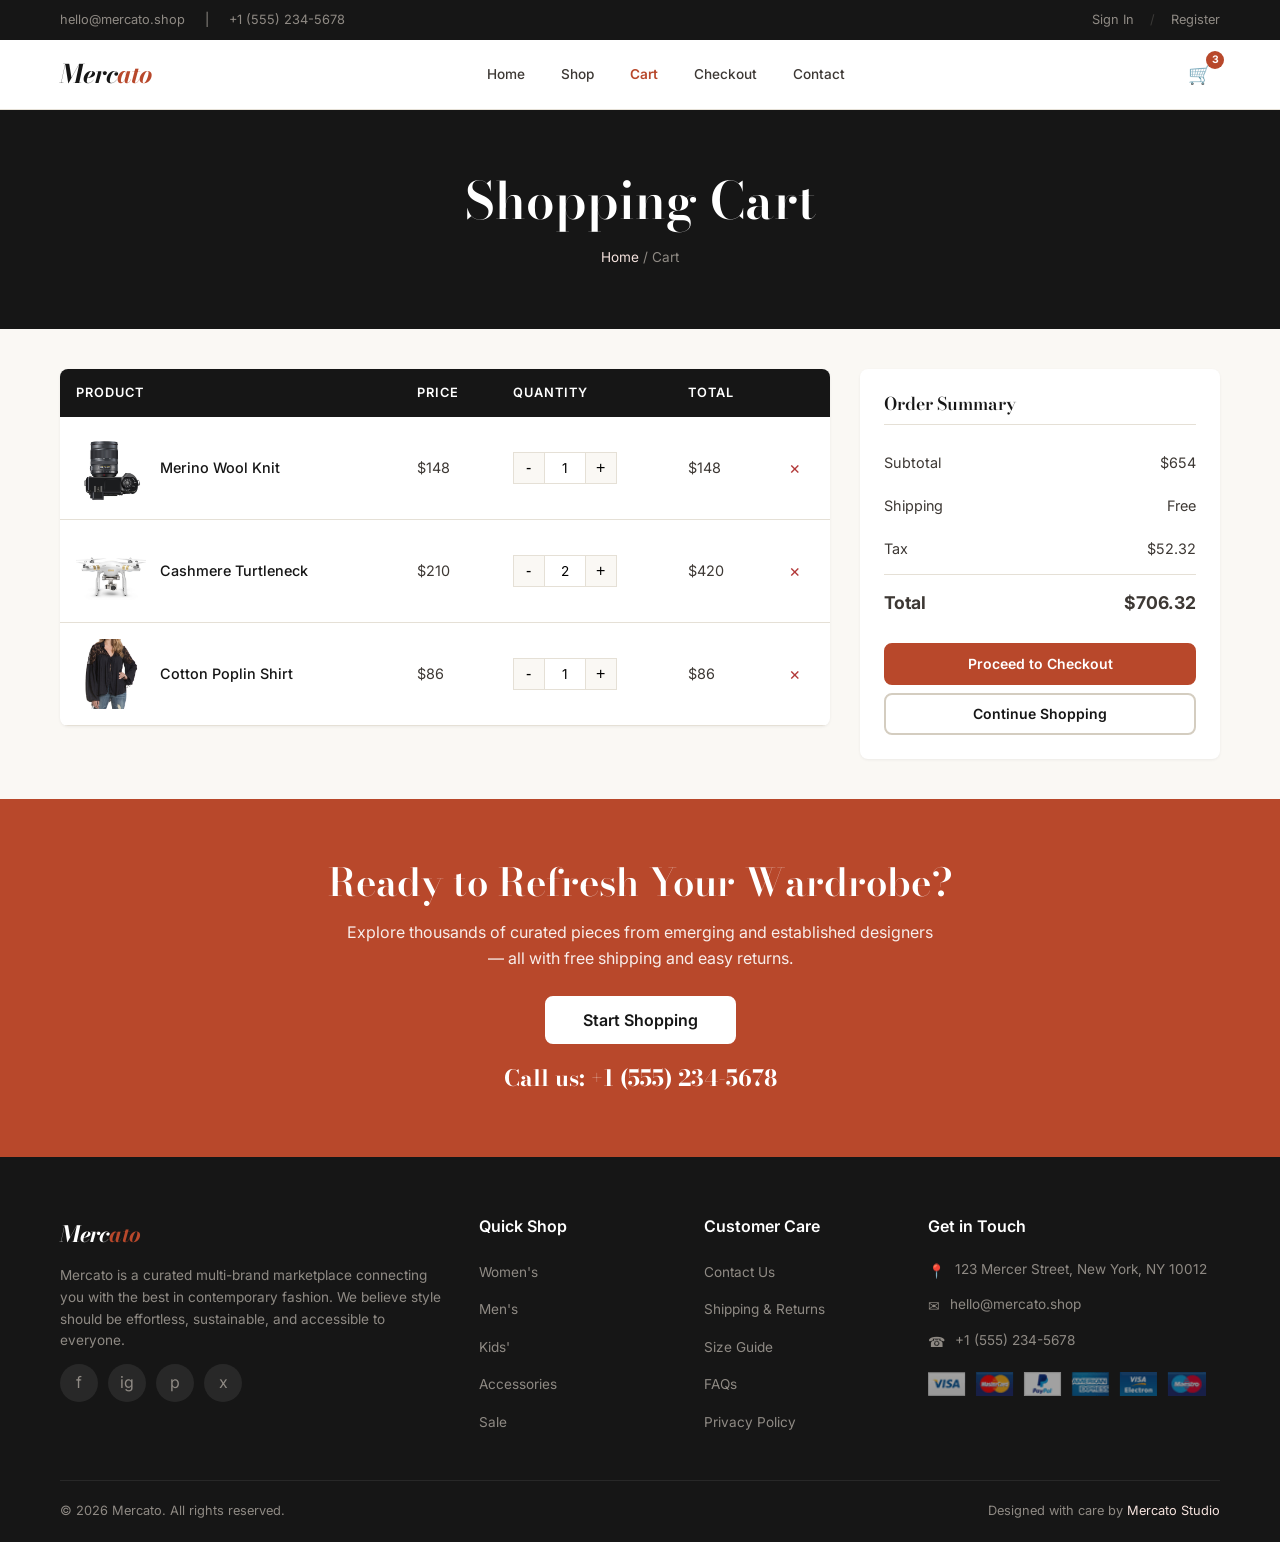
<file: cart.html>
<!DOCTYPE html>
<html lang="en">
<head>
<meta charset="UTF-8">
<meta name="viewport" content="width=device-width, initial-scale=1.0">
<title>Shopping Cart — Mercato</title>
<meta name="description" content="Review your selections and proceed to checkout. Free shipping on orders over $75.">
<link rel="icon" type="image/svg+xml" href="data:image/svg+xml,%3Csvg xmlns='http://www.w3.org/2000/svg' viewBox='0 0 32 32'%3E%3Crect width='32' height='32' rx='6' fill='%23b8482b'/%3E%3Ctext x='16' y='23' text-anchor='middle' fill='white' font-size='18' font-family='serif'%3EM%3C/text%3E%3C/svg%3E">
<link rel="stylesheet" href="assets/css/style.css">
</head>

<body id="top">

<!-- Topbar -->
<div class="topbar">
  <div class="container">
    <div class="topbar-left">
      <a href="mailto:hello@mercato.shop">hello@mercato.shop</a>
      <span class="sep">|</span>
      <span>+1 (555) 234-5678</span>
    </div>
    <div class="topbar-right">
      <a href="#">Sign In</a>
      <span class="sep">/</span>
      <a href="#">Register</a>
    </div>
  </div>
</div>

<!-- Header -->
<header class="site-header">
  <div class="container">
    <a href="index.html" class="logo">Merc<span>ato</span></a>
    <nav class="nav-links" id="navLinks">
      <a href="index.html" class="nav-link">Home</a>
      <a href="shop.html" class="nav-link">Shop</a>
      <a href="cart.html" class="nav-link">Cart</a>
      <a href="checkout.html" class="nav-link">Checkout</a>
      <a href="contact.html" class="nav-link">Contact</a>
    </nav>
    <div class="header-actions">
      <a href="cart.html" class="cart-icon" aria-label="Shopping cart">
        &#x1F6D2;<span class="cart-count">3</span>
      </a>
      <button class="nav-toggle" id="navToggle" aria-label="Toggle menu" aria-expanded="false">
        <span class="bar"></span>
        <span class="bar"></span>
        <span class="bar"></span>
      </button>
    </div>
  </div>
</header>


<main>

<section class="page-banner">
  <div class="container">
    <h1>Shopping Cart</h1>
    <div class="crumb"><a href="index.html">Home</a> / Cart</div>
  </div>
</section>

<section class="cart-section">
  <div class="container">
    <div class="cart-layout">
      <div>
        <table class="cart-table">
          <thead>
            <tr>
              <th>Product</th>
              <th>Price</th>
              <th>Quantity</th>
              <th>Total</th>
              <th></th>
            </tr>
          </thead>
          <tbody>
            <tr>
              <td>
                <div class="cart-product">
                  <img src="assets/img/img-product-1.jpg" alt="Merino Wool Knit">
                  <span class="cart-name">Merino Wool Knit</span>
                </div>
              </td>
              <td>$148</td>
              <td>
                <div class="cart-qty">
                  <button type="button" aria-label="Decrease quantity">-</button>
                  <input type="text" value="1" readonly aria-label="Quantity">
                  <button type="button" aria-label="Increase quantity">+</button>
                </div>
              </td>
              <td>$148</td>
              <td><span class="cart-remove">&times;</span></td>
            </tr>
            <tr>
              <td>
                <div class="cart-product">
                  <img src="assets/img/img-product-5.jpg" alt="Cashmere Turtleneck">
                  <span class="cart-name">Cashmere Turtleneck</span>
                </div>
              </td>
              <td>$210</td>
              <td>
                <div class="cart-qty">
                  <button type="button" aria-label="Decrease quantity">-</button>
                  <input type="text" value="2" readonly aria-label="Quantity">
                  <button type="button" aria-label="Increase quantity">+</button>
                </div>
              </td>
              <td>$420</td>
              <td><span class="cart-remove">&times;</span></td>
            </tr>
            <tr>
              <td>
                <div class="cart-product">
                  <img src="assets/img/img-product-7.jpg" alt="Cotton Poplin Shirt">
                  <span class="cart-name">Cotton Poplin Shirt</span>
                </div>
              </td>
              <td>$86</td>
              <td>
                <div class="cart-qty">
                  <button type="button" aria-label="Decrease quantity">-</button>
                  <input type="text" value="1" readonly aria-label="Quantity">
                  <button type="button" aria-label="Increase quantity">+</button>
                </div>
              </td>
              <td>$86</td>
              <td><span class="cart-remove">&times;</span></td>
            </tr>
          </tbody>
        </table>
      </div>
      <div class="cart-summary">
        <h3>Order Summary</h3>
        <div class="summary-row"><span>Subtotal</span><span>$654</span></div>
        <div class="summary-row"><span>Shipping</span><span>Free</span></div>
        <div class="summary-row"><span>Tax</span><span>$52.32</span></div>
        <div class="summary-row total"><span>Total</span><span>$706.32</span></div>
        <a href="checkout.html" class="btn btn-primary">Proceed to Checkout</a>
        <a href="shop.html" class="btn btn-outline" style="margin-top:8px">Continue Shopping</a>
      </div>
    </div>
  </div>
</section>

</main>

<section class="cta-section reveal">
  <div class="container">
    <h2>Ready to Refresh Your Wardrobe?</h2>
    <p>Explore thousands of curated pieces from emerging and established designers — all with free shipping and easy returns.</p>
    <a href="shop.html" class="btn btn-light btn-lg">Start Shopping</a>
    <span class="cta-phone">Call us: +1 (555) 234-5678</span>
  </div>
</section>


<footer class="site-footer">
  <div class="container">
    <div class="footer-grid">
      <div class="footer-col">
        <a href="index.html" class="logo" style="font-size:1.4rem;color:#fff;margin-bottom:12px;display:inline-block">Merc<span style="color:var(--clr-accent)">ato</span></a>
        <p>Mercato is a curated multi-brand marketplace connecting you with the best in contemporary fashion. We believe style should be effortless, sustainable, and accessible to everyone.</p>
        <div class="footer-social">
          <a href="#" aria-label="Facebook">f</a>
          <a href="#" aria-label="Instagram">ig</a>
          <a href="#" aria-label="Pinterest">p</a>
          <a href="#" aria-label="Twitter">x</a>
        </div>
      </div>
      <div class="footer-col">
        <h3>Quick Shop</h3>
        <ul class="footer-links">
          <li><a href="shop.html">Women's</a></li>
          <li><a href="shop.html">Men's</a></li>
          <li><a href="shop.html">Kids'</a></li>
          <li><a href="shop.html">Accessories</a></li>
          <li><a href="shop.html">Sale</a></li>
        </ul>
      </div>
      <div class="footer-col">
        <h3>Customer Care</h3>
        <ul class="footer-links">
          <li><a href="contact.html">Contact Us</a></li>
          <li><a href="#">Shipping &amp; Returns</a></li>
          <li><a href="#">Size Guide</a></li>
          <li><a href="#">FAQs</a></li>
          <li><a href="#">Privacy Policy</a></li>
        </ul>
      </div>
      <div class="footer-col">
        <h3>Get in Touch</h3>
        <ul class="footer-contact">
          <li><span class="ico">&#x1F4CD;</span> 123 Mercer Street, New York, NY 10012</li>
          <li><span class="ico">&#x2709;</span> hello@mercato.shop</li>
          <li><span class="ico">&#x260E;</span> +1 (555) 234-5678</li>
        </ul>
        <div class="footer-payments">
          <img src="assets/img/img-payments.png" alt="Accepted payment methods">
        </div>
      </div>
    </div>
    <div class="footer-bottom">
      <span>&copy; <span data-year>2026</span> Mercato. All rights reserved.</span>
      <span>Designed with care by <a href="#">Mercato Studio</a></span>
    </div>
  </div>
</footer>

<!-- Back to Top -->
<button class="back-to-top" id="backToTop" aria-label="Back to top">&#x2191;</button>

<script src="assets/js/main.js"></script>
</body>
</html>
</file>
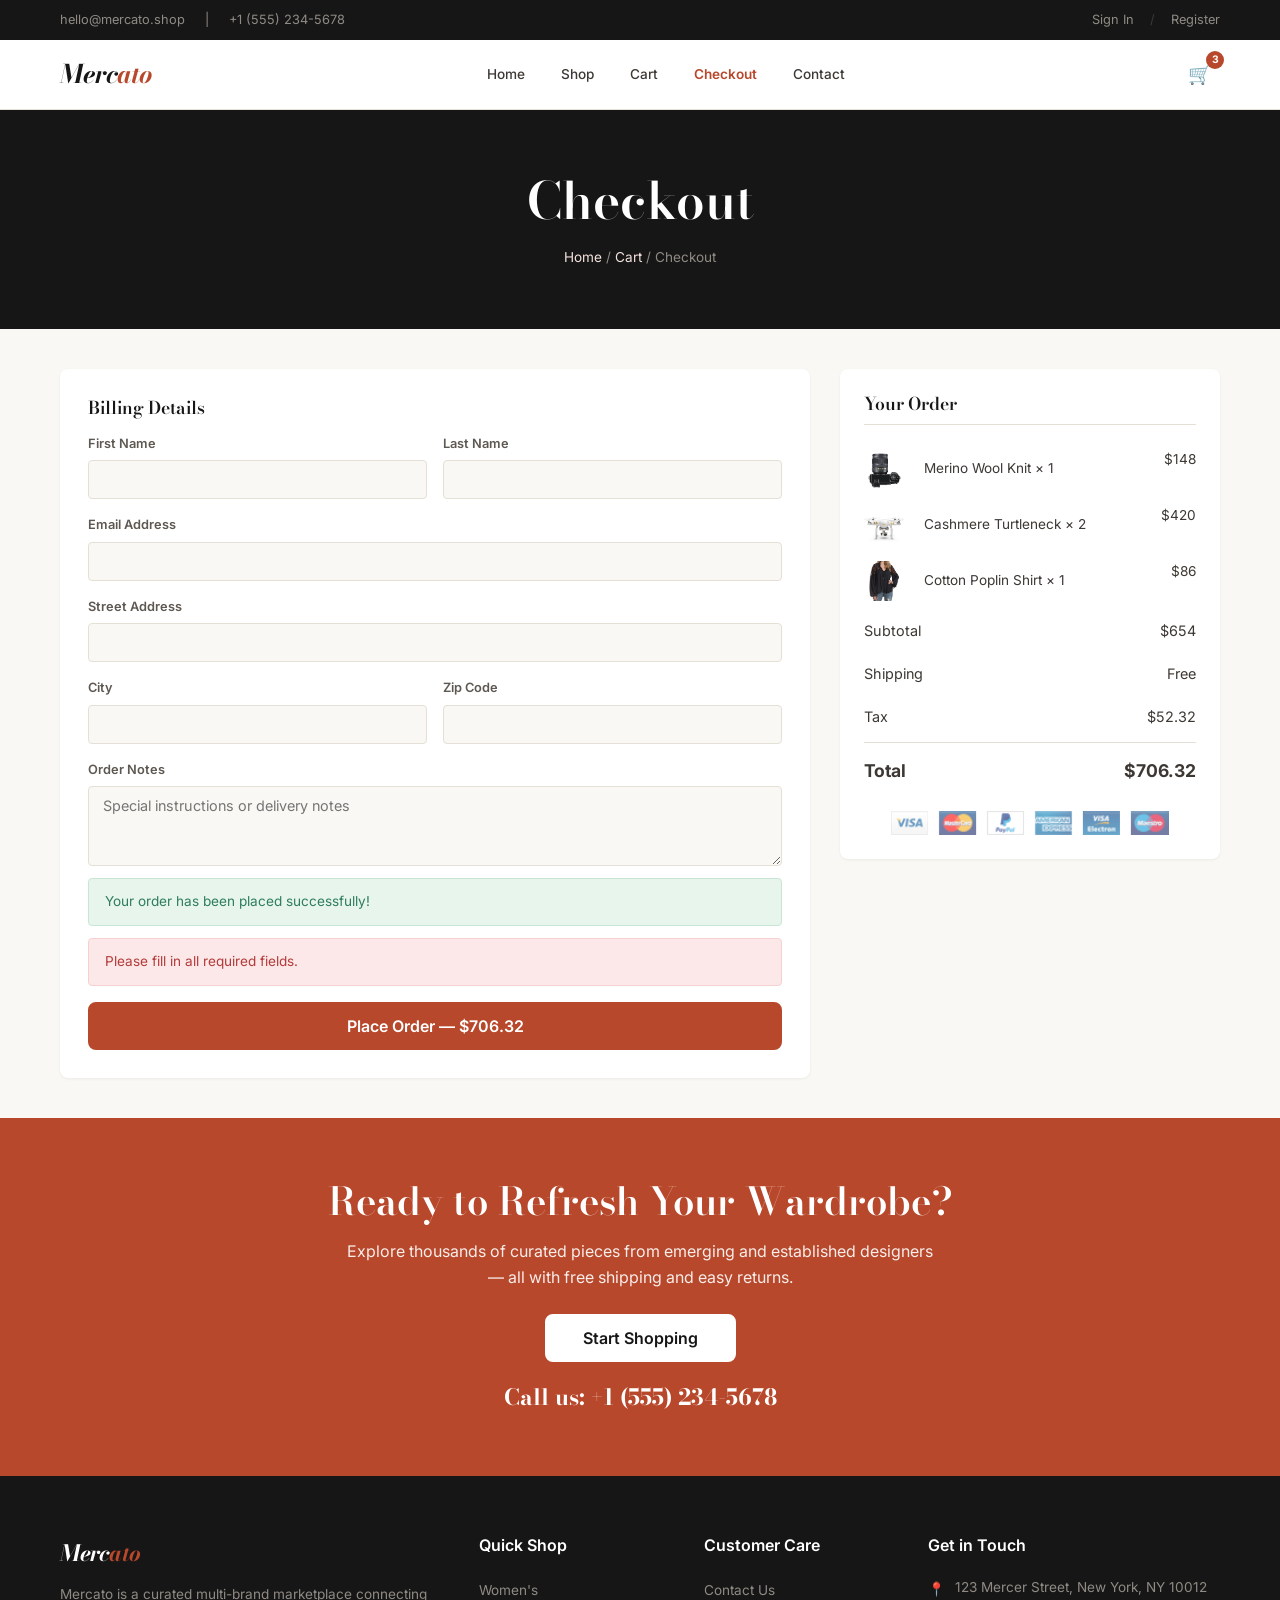
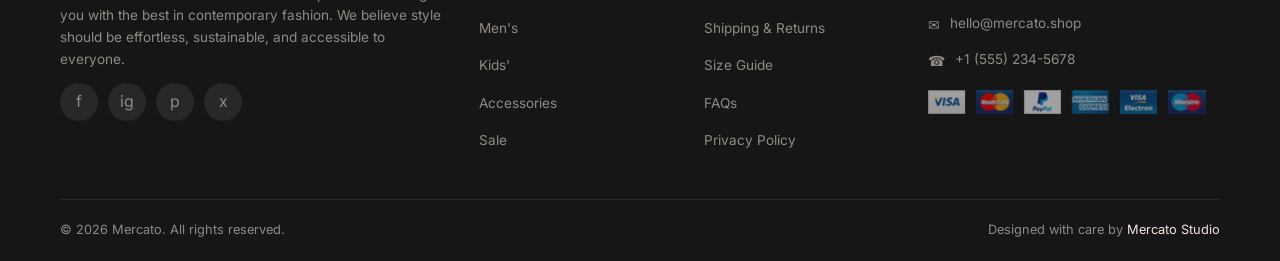
<file: checkout.html>
<!DOCTYPE html>
<html lang="en">
<head>
<meta charset="UTF-8">
<meta name="viewport" content="width=device-width, initial-scale=1.0">
<title>Checkout — Mercato</title>
<meta name="description" content="Complete your purchase securely. Fast shipping and easy returns on all orders.">
<link rel="icon" type="image/svg+xml" href="data:image/svg+xml,%3Csvg xmlns='http://www.w3.org/2000/svg' viewBox='0 0 32 32'%3E%3Crect width='32' height='32' rx='6' fill='%23b8482b'/%3E%3Ctext x='16' y='23' text-anchor='middle' fill='white' font-size='18' font-family='serif'%3EM%3C/text%3E%3C/svg%3E">
<link rel="stylesheet" href="assets/css/style.css">
</head>

<body id="top">

<!-- Topbar -->
<div class="topbar">
  <div class="container">
    <div class="topbar-left">
      <a href="mailto:hello@mercato.shop">hello@mercato.shop</a>
      <span class="sep">|</span>
      <span>+1 (555) 234-5678</span>
    </div>
    <div class="topbar-right">
      <a href="#">Sign In</a>
      <span class="sep">/</span>
      <a href="#">Register</a>
    </div>
  </div>
</div>

<!-- Header -->
<header class="site-header">
  <div class="container">
    <a href="index.html" class="logo">Merc<span>ato</span></a>
    <nav class="nav-links" id="navLinks">
      <a href="index.html" class="nav-link">Home</a>
      <a href="shop.html" class="nav-link">Shop</a>
      <a href="cart.html" class="nav-link">Cart</a>
      <a href="checkout.html" class="nav-link">Checkout</a>
      <a href="contact.html" class="nav-link">Contact</a>
    </nav>
    <div class="header-actions">
      <a href="cart.html" class="cart-icon" aria-label="Shopping cart">
        &#x1F6D2;<span class="cart-count">3</span>
      </a>
      <button class="nav-toggle" id="navToggle" aria-label="Toggle menu" aria-expanded="false">
        <span class="bar"></span>
        <span class="bar"></span>
        <span class="bar"></span>
      </button>
    </div>
  </div>
</header>


<main>

<section class="page-banner">
  <div class="container">
    <h1>Checkout</h1>
    <div class="crumb"><a href="index.html">Home</a> / <a href="cart.html">Cart</a> / Checkout</div>
  </div>
</section>

<section class="checkout-section">
  <div class="container">
    <div class="checkout-layout">
      <div class="checkout-form">
        <h3>Billing Details</h3>
        <form data-form>
          <div class="form-grid">
            <div class="form-field">
              <label for="firstName">First Name</label>
              <input type="text" id="firstName" name="firstName" required>
            </div>
            <div class="form-field">
              <label for="lastName">Last Name</label>
              <input type="text" id="lastName" name="lastName" required>
            </div>
            <div class="form-field form-field--wide">
              <label for="email">Email Address</label>
              <input type="email" id="email" name="email" required>
            </div>
            <div class="form-field form-field--wide">
              <label for="address">Street Address</label>
              <input type="text" id="address" name="address" required>
            </div>
            <div class="form-field">
              <label for="city">City</label>
              <input type="text" id="city" name="city" required>
            </div>
            <div class="form-field">
              <label for="zip">Zip Code</label>
              <input type="text" id="zip" name="zip" required>
            </div>
            <div class="form-field form-field--wide">
              <label for="notes">Order Notes</label>
              <textarea id="notes" name="notes" placeholder="Special instructions or delivery notes"></textarea>
            </div>
          </div>
          <div class="form-msg form-ok">Your order has been placed successfully!</div>
          <div class="form-msg form-err">Please fill in all required fields.</div>
          <button type="submit" class="btn btn-primary btn-lg" style="margin-top:16px;width:100%">Place Order — $706.32</button>
        </form>
      </div>
      <div class="checkout-summary">
        <h3>Your Order</h3>
        <div class="checkout-item">
          <div class="item-info">
            <img src="assets/img/img-product-1.jpg" alt="Merino Wool Knit">
            <span>Merino Wool Knit &times; 1</span>
          </div>
          <span>$148</span>
        </div>
        <div class="checkout-item">
          <div class="item-info">
            <img src="assets/img/img-product-5.jpg" alt="Cashmere Turtleneck">
            <span>Cashmere Turtleneck &times; 2</span>
          </div>
          <span>$420</span>
        </div>
        <div class="checkout-item">
          <div class="item-info">
            <img src="assets/img/img-product-7.jpg" alt="Cotton Poplin Shirt">
            <span>Cotton Poplin Shirt &times; 1</span>
          </div>
          <span>$86</span>
        </div>
        <div class="summary-row"><span>Subtotal</span><span>$654</span></div>
        <div class="summary-row"><span>Shipping</span><span>Free</span></div>
        <div class="summary-row"><span>Tax</span><span>$52.32</span></div>
        <div class="summary-row total"><span>Total</span><span>$706.32</span></div>
        <div class="footer-payments" style="margin-top:16px;justify-content:center">
          <img src="assets/img/img-payments.png" alt="Accepted payment methods">
        </div>
      </div>
    </div>
  </div>
</section>

</main>

<section class="cta-section reveal">
  <div class="container">
    <h2>Ready to Refresh Your Wardrobe?</h2>
    <p>Explore thousands of curated pieces from emerging and established designers — all with free shipping and easy returns.</p>
    <a href="shop.html" class="btn btn-light btn-lg">Start Shopping</a>
    <span class="cta-phone">Call us: +1 (555) 234-5678</span>
  </div>
</section>


<footer class="site-footer">
  <div class="container">
    <div class="footer-grid">
      <div class="footer-col">
        <a href="index.html" class="logo" style="font-size:1.4rem;color:#fff;margin-bottom:12px;display:inline-block">Merc<span style="color:var(--clr-accent)">ato</span></a>
        <p>Mercato is a curated multi-brand marketplace connecting you with the best in contemporary fashion. We believe style should be effortless, sustainable, and accessible to everyone.</p>
        <div class="footer-social">
          <a href="#" aria-label="Facebook">f</a>
          <a href="#" aria-label="Instagram">ig</a>
          <a href="#" aria-label="Pinterest">p</a>
          <a href="#" aria-label="Twitter">x</a>
        </div>
      </div>
      <div class="footer-col">
        <h3>Quick Shop</h3>
        <ul class="footer-links">
          <li><a href="shop.html">Women's</a></li>
          <li><a href="shop.html">Men's</a></li>
          <li><a href="shop.html">Kids'</a></li>
          <li><a href="shop.html">Accessories</a></li>
          <li><a href="shop.html">Sale</a></li>
        </ul>
      </div>
      <div class="footer-col">
        <h3>Customer Care</h3>
        <ul class="footer-links">
          <li><a href="contact.html">Contact Us</a></li>
          <li><a href="#">Shipping &amp; Returns</a></li>
          <li><a href="#">Size Guide</a></li>
          <li><a href="#">FAQs</a></li>
          <li><a href="#">Privacy Policy</a></li>
        </ul>
      </div>
      <div class="footer-col">
        <h3>Get in Touch</h3>
        <ul class="footer-contact">
          <li><span class="ico">&#x1F4CD;</span> 123 Mercer Street, New York, NY 10012</li>
          <li><span class="ico">&#x2709;</span> hello@mercato.shop</li>
          <li><span class="ico">&#x260E;</span> +1 (555) 234-5678</li>
        </ul>
        <div class="footer-payments">
          <img src="assets/img/img-payments.png" alt="Accepted payment methods">
        </div>
      </div>
    </div>
    <div class="footer-bottom">
      <span>&copy; <span data-year>2026</span> Mercato. All rights reserved.</span>
      <span>Designed with care by <a href="#">Mercato Studio</a></span>
    </div>
  </div>
</footer>

<!-- Back to Top -->
<button class="back-to-top" id="backToTop" aria-label="Back to top">&#x2191;</button>

<script src="assets/js/main.js"></script>
</body>
</html>
</file>
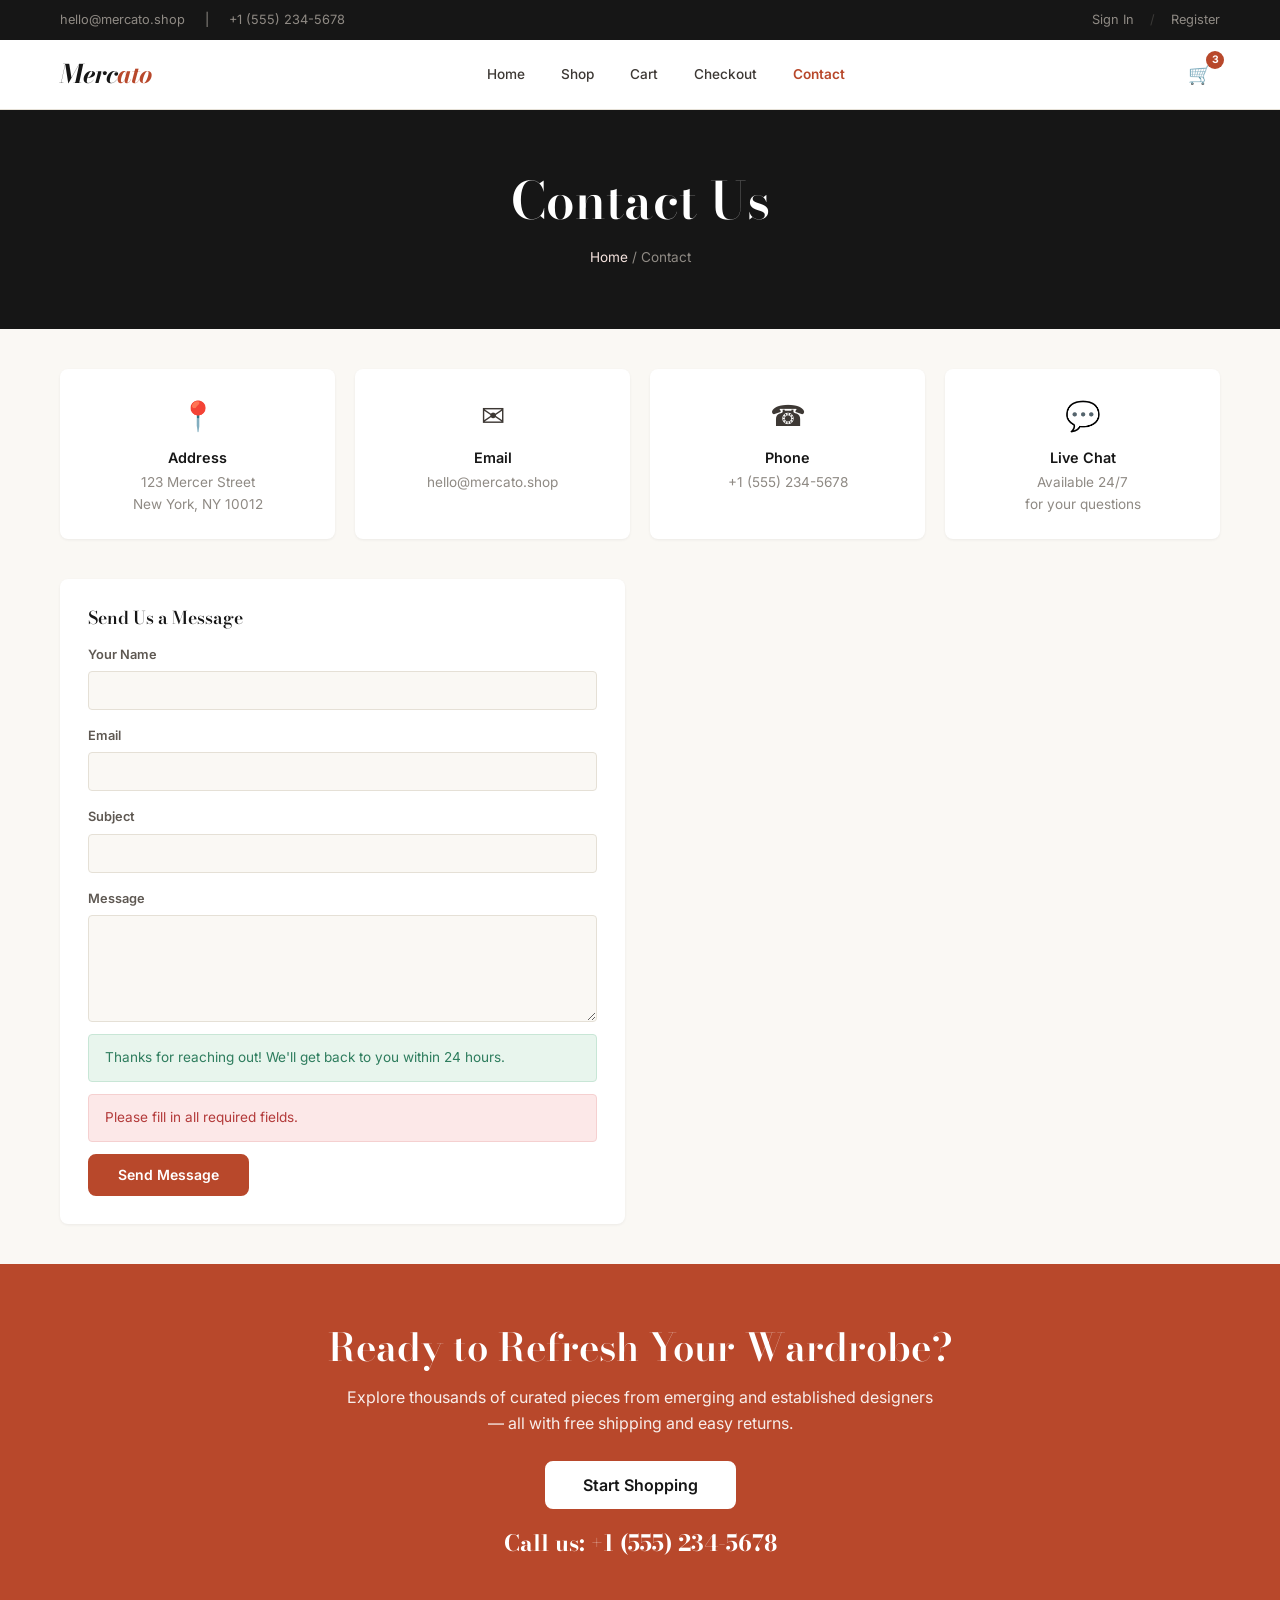
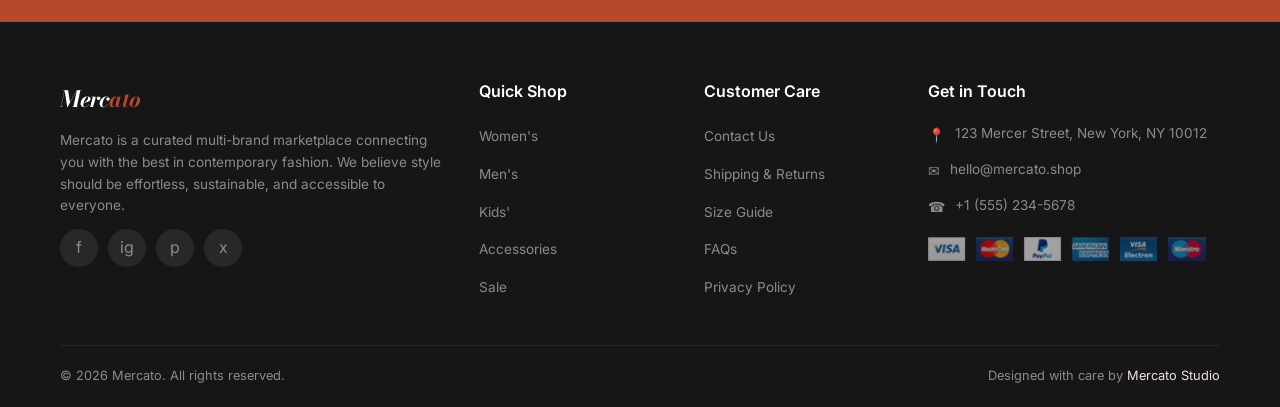
<file: contact.html>
<!DOCTYPE html>
<html lang="en">
<head>
<meta charset="UTF-8">
<meta name="viewport" content="width=device-width, initial-scale=1.0">
<title>Contact Us — Mercato</title>
<meta name="description" content="Get in touch with the Mercato team. Visit our store, call us, or send a message. We're here 24/7.">
<link rel="icon" type="image/svg+xml" href="data:image/svg+xml,%3Csvg xmlns='http://www.w3.org/2000/svg' viewBox='0 0 32 32'%3E%3Crect width='32' height='32' rx='6' fill='%23b8482b'/%3E%3Ctext x='16' y='23' text-anchor='middle' fill='white' font-size='18' font-family='serif'%3EM%3C/text%3E%3C/svg%3E">
<link rel="stylesheet" href="assets/css/style.css">
</head>

<body id="top">

<!-- Topbar -->
<div class="topbar">
  <div class="container">
    <div class="topbar-left">
      <a href="mailto:hello@mercato.shop">hello@mercato.shop</a>
      <span class="sep">|</span>
      <span>+1 (555) 234-5678</span>
    </div>
    <div class="topbar-right">
      <a href="#">Sign In</a>
      <span class="sep">/</span>
      <a href="#">Register</a>
    </div>
  </div>
</div>

<!-- Header -->
<header class="site-header">
  <div class="container">
    <a href="index.html" class="logo">Merc<span>ato</span></a>
    <nav class="nav-links" id="navLinks">
      <a href="index.html" class="nav-link">Home</a>
      <a href="shop.html" class="nav-link">Shop</a>
      <a href="cart.html" class="nav-link">Cart</a>
      <a href="checkout.html" class="nav-link">Checkout</a>
      <a href="contact.html" class="nav-link">Contact</a>
    </nav>
    <div class="header-actions">
      <a href="cart.html" class="cart-icon" aria-label="Shopping cart">
        &#x1F6D2;<span class="cart-count">3</span>
      </a>
      <button class="nav-toggle" id="navToggle" aria-label="Toggle menu" aria-expanded="false">
        <span class="bar"></span>
        <span class="bar"></span>
        <span class="bar"></span>
      </button>
    </div>
  </div>
</header>


<main>

<section class="page-banner">
  <div class="container">
    <h1>Contact Us</h1>
    <div class="crumb"><a href="index.html">Home</a> / Contact</div>
  </div>
</section>

<section class="contact-section">
  <div class="container">
    <div class="contact-grid">
      <div class="contact-card">
        <span class="ico">&#x1F4CD;</span>
        <h4>Address</h4>
        <p>123 Mercer Street<br>New York, NY 10012</p>
      </div>
      <div class="contact-card">
        <span class="ico">&#x2709;</span>
        <h4>Email</h4>
        <p><a href="mailto:hello@mercato.shop">hello@mercato.shop</a></p>
      </div>
      <div class="contact-card">
        <span class="ico">&#x260E;</span>
        <h4>Phone</h4>
        <p>+1 (555) 234-5678</p>
      </div>
      <div class="contact-card">
        <span class="ico">&#x1F4AC;</span>
        <h4>Live Chat</h4>
        <p>Available 24/7<br>for your questions</p>
      </div>
    </div>
    <div class="contact-wrap">
      <div class="checkout-form">
        <h3>Send Us a Message</h3>
        <form data-form>
          <div class="form-grid">
            <div class="form-field form-field--wide">
              <label for="contactName">Your Name</label>
              <input type="text" id="contactName" name="name" required>
            </div>
            <div class="form-field form-field--wide">
              <label for="contactEmail">Email</label>
              <input type="email" id="contactEmail" name="email" required>
            </div>
            <div class="form-field form-field--wide">
              <label for="contactSubject">Subject</label>
              <input type="text" id="contactSubject" name="subject" required>
            </div>
            <div class="form-field form-field--wide">
              <label for="contactMessage">Message</label>
              <textarea id="contactMessage" name="message" rows="5" required></textarea>
            </div>
          </div>
          <div class="form-msg form-ok">Thanks for reaching out! We'll get back to you within 24 hours.</div>
          <div class="form-msg form-err">Please fill in all required fields.</div>
          <button type="submit" class="btn btn-primary" style="margin-top:12px">Send Message</button>
        </form>
      </div>
      <iframe class="map-frame" src="https://www.openstreetmap.org/export/embed.html?bbox=-74.0060%2C40.7128%2C-73.9352%2C40.7614&amp;layer=mapnik&amp;marker=40.7282%2C-73.9706" title="Mercato store location map" loading="lazy"></iframe>
    </div>
  </div>
</section>

</main>

<section class="cta-section reveal">
  <div class="container">
    <h2>Ready to Refresh Your Wardrobe?</h2>
    <p>Explore thousands of curated pieces from emerging and established designers — all with free shipping and easy returns.</p>
    <a href="shop.html" class="btn btn-light btn-lg">Start Shopping</a>
    <span class="cta-phone">Call us: +1 (555) 234-5678</span>
  </div>
</section>


<footer class="site-footer">
  <div class="container">
    <div class="footer-grid">
      <div class="footer-col">
        <a href="index.html" class="logo" style="font-size:1.4rem;color:#fff;margin-bottom:12px;display:inline-block">Merc<span style="color:var(--clr-accent)">ato</span></a>
        <p>Mercato is a curated multi-brand marketplace connecting you with the best in contemporary fashion. We believe style should be effortless, sustainable, and accessible to everyone.</p>
        <div class="footer-social">
          <a href="#" aria-label="Facebook">f</a>
          <a href="#" aria-label="Instagram">ig</a>
          <a href="#" aria-label="Pinterest">p</a>
          <a href="#" aria-label="Twitter">x</a>
        </div>
      </div>
      <div class="footer-col">
        <h3>Quick Shop</h3>
        <ul class="footer-links">
          <li><a href="shop.html">Women's</a></li>
          <li><a href="shop.html">Men's</a></li>
          <li><a href="shop.html">Kids'</a></li>
          <li><a href="shop.html">Accessories</a></li>
          <li><a href="shop.html">Sale</a></li>
        </ul>
      </div>
      <div class="footer-col">
        <h3>Customer Care</h3>
        <ul class="footer-links">
          <li><a href="contact.html">Contact Us</a></li>
          <li><a href="#">Shipping &amp; Returns</a></li>
          <li><a href="#">Size Guide</a></li>
          <li><a href="#">FAQs</a></li>
          <li><a href="#">Privacy Policy</a></li>
        </ul>
      </div>
      <div class="footer-col">
        <h3>Get in Touch</h3>
        <ul class="footer-contact">
          <li><span class="ico">&#x1F4CD;</span> 123 Mercer Street, New York, NY 10012</li>
          <li><span class="ico">&#x2709;</span> hello@mercato.shop</li>
          <li><span class="ico">&#x260E;</span> +1 (555) 234-5678</li>
        </ul>
        <div class="footer-payments">
          <img src="assets/img/img-payments.png" alt="Accepted payment methods">
        </div>
      </div>
    </div>
    <div class="footer-bottom">
      <span>&copy; <span data-year>2026</span> Mercato. All rights reserved.</span>
      <span>Designed with care by <a href="#">Mercato Studio</a></span>
    </div>
  </div>
</footer>

<!-- Back to Top -->
<button class="back-to-top" id="backToTop" aria-label="Back to top">&#x2191;</button>

<script src="assets/js/main.js"></script>
</body>
</html>
</file>
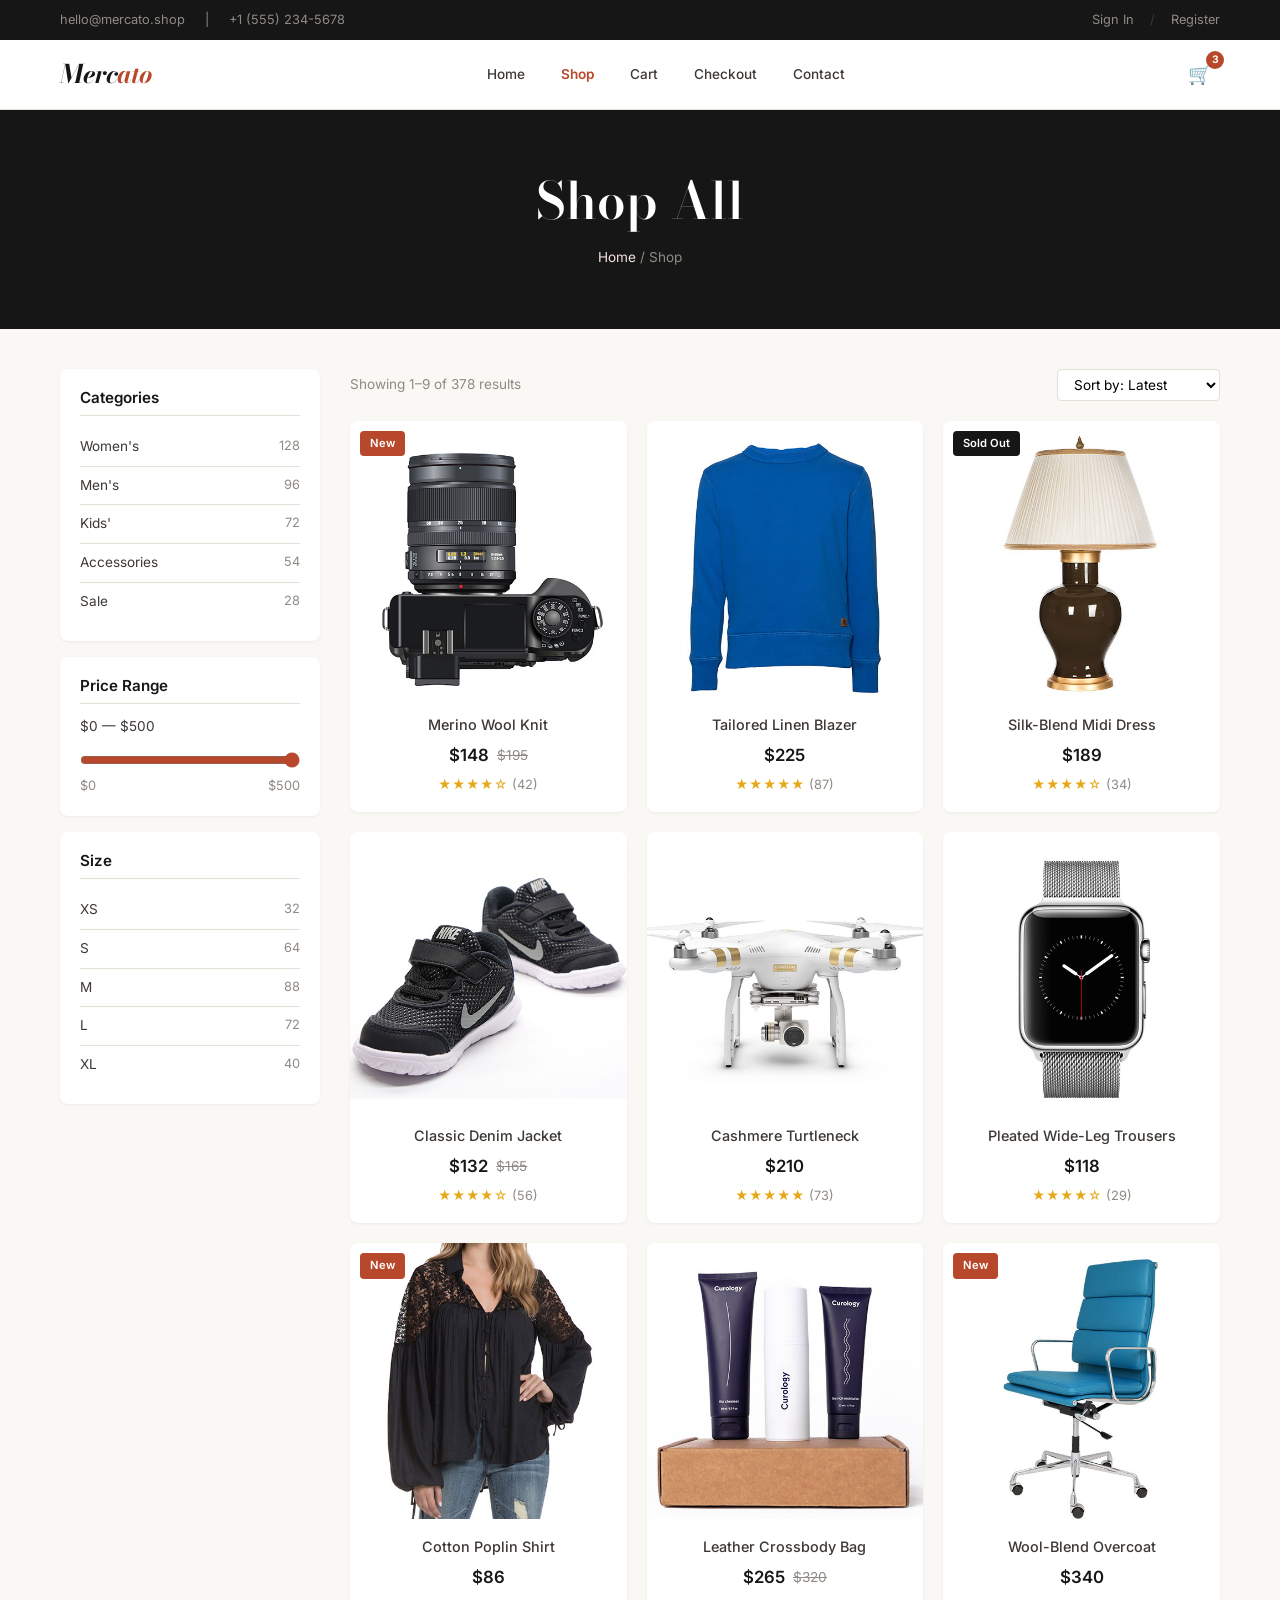
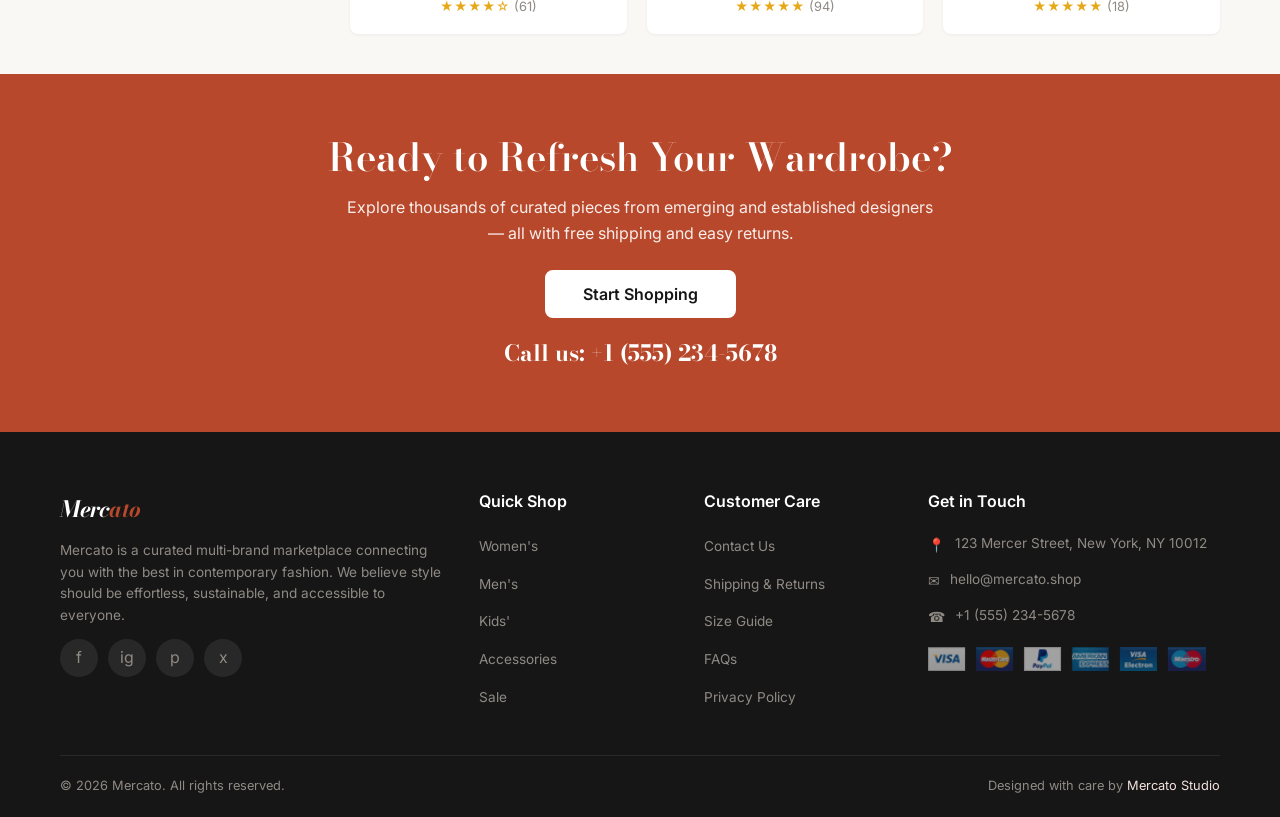
<file: shop.html>
<!DOCTYPE html>
<html lang="en">
<head>
<meta charset="UTF-8">
<meta name="viewport" content="width=device-width, initial-scale=1.0">
<title>Shop — Mercato Fashion Marketplace</title>
<meta name="description" content="Browse our curated collection of women's, men's, and kids' fashion. Shop the latest arrivals from top brands at Mercato.">
<link rel="icon" type="image/svg+xml" href="data:image/svg+xml,%3Csvg xmlns='http://www.w3.org/2000/svg' viewBox='0 0 32 32'%3E%3Crect width='32' height='32' rx='6' fill='%23b8482b'/%3E%3Ctext x='16' y='23' text-anchor='middle' fill='white' font-size='18' font-family='serif'%3EM%3C/text%3E%3C/svg%3E">
<link rel="stylesheet" href="assets/css/style.css">
</head>

<body id="top">

<!-- Topbar -->
<div class="topbar">
  <div class="container">
    <div class="topbar-left">
      <a href="mailto:hello@mercato.shop">hello@mercato.shop</a>
      <span class="sep">|</span>
      <span>+1 (555) 234-5678</span>
    </div>
    <div class="topbar-right">
      <a href="#">Sign In</a>
      <span class="sep">/</span>
      <a href="#">Register</a>
    </div>
  </div>
</div>

<!-- Header -->
<header class="site-header">
  <div class="container">
    <a href="index.html" class="logo">Merc<span>ato</span></a>
    <nav class="nav-links" id="navLinks">
      <a href="index.html" class="nav-link">Home</a>
      <a href="shop.html" class="nav-link">Shop</a>
      <a href="cart.html" class="nav-link">Cart</a>
      <a href="checkout.html" class="nav-link">Checkout</a>
      <a href="contact.html" class="nav-link">Contact</a>
    </nav>
    <div class="header-actions">
      <a href="cart.html" class="cart-icon" aria-label="Shopping cart">
        &#x1F6D2;<span class="cart-count">3</span>
      </a>
      <button class="nav-toggle" id="navToggle" aria-label="Toggle menu" aria-expanded="false">
        <span class="bar"></span>
        <span class="bar"></span>
        <span class="bar"></span>
      </button>
    </div>
  </div>
</header>


<main>

<section class="page-banner">
  <div class="container">
    <h1>Shop All</h1>
    <div class="crumb"><a href="index.html">Home</a> / Shop</div>
  </div>
</section>

<section class="shop-section">
  <div class="container">
    <div class="shop-layout">
    <aside class="shop-sidebar">
      <div class="sidebar-section">
        <h3>Categories</h3>
        <ul class="cat-filter">
          <li><a href="#">Women's <span>128</span></a></li>
          <li><a href="#">Men's <span>96</span></a></li>
          <li><a href="#">Kids' <span>72</span></a></li>
          <li><a href="#">Accessories <span>54</span></a></li>
          <li><a href="#">Sale <span>28</span></a></li>
        </ul>
      </div>
      <div class="sidebar-section">
        <h3>Price Range</h3>
        <div class="price-filter">
          <label for="priceRange">$0 — $500</label>
          <input type="range" id="priceRange" min="0" max="500" value="500">
          <div class="price-range"><span>$0</span><span>$500</span></div>
        </div>
      </div>
      <div class="sidebar-section">
        <h3>Size</h3>
        <ul class="cat-filter">
          <li><a href="#">XS <span>32</span></a></li>
          <li><a href="#">S <span>64</span></a></li>
          <li><a href="#">M <span>88</span></a></li>
          <li><a href="#">L <span>72</span></a></li>
          <li><a href="#">XL <span>40</span></a></li>
        </ul>
      </div>
    </aside>
    <div class="shop-main">
      <div class="shop-toolbar">
        <span>Showing 1–9 of 378 results</span>
        <select><option>Sort by: Latest</option><option>Price: Low to High</option><option>Price: High to Low</option><option>Best Rated</option></select>
      </div>
      <div class="prod-grid">
        <div class="prod-card">
          <div class="prod-img">
            <img src="assets/img/img-product-1.jpg" alt="Merino Wool Knit Sweater">
            <span class="prod-badge">New</span>
            <div class="prod-actions"><a href="cart.html" class="btn btn-primary btn-sm">Add to Cart</a></div>
          </div>
          <div class="prod-body">
            <a href="#" class="prod-name">Merino Wool Knit</a>
            <div class="prod-price"><span class="curr">$148</span><span class="old">$195</span></div>
            <div class="prod-rating"><span class="stars">&#9733;&#9733;&#9733;&#9733;&#9734;</span> (42)</div>
          </div>
        </div>
        <div class="prod-card">
          <div class="prod-img">
            <img src="assets/img/img-product-2.jpg" alt="Tailored Linen Blazer">
            <div class="prod-actions"><a href="cart.html" class="btn btn-primary btn-sm">Add to Cart</a></div>
          </div>
          <div class="prod-body">
            <a href="#" class="prod-name">Tailored Linen Blazer</a>
            <div class="prod-price"><span class="curr">$225</span></div>
            <div class="prod-rating"><span class="stars">&#9733;&#9733;&#9733;&#9733;&#9733;</span> (87)</div>
          </div>
        </div>
        <div class="prod-card">
          <div class="prod-img">
            <img src="assets/img/img-product-3.jpg" alt="Silk-Blend Midi Dress">
            <span class="prod-badge sold">Sold Out</span>
            <div class="prod-actions"><a href="#" class="btn btn-outline btn-sm">View Details</a></div>
          </div>
          <div class="prod-body">
            <a href="#" class="prod-name">Silk-Blend Midi Dress</a>
            <div class="prod-price"><span class="curr">$189</span></div>
            <div class="prod-rating"><span class="stars">&#9733;&#9733;&#9733;&#9733;&#9734;</span> (34)</div>
          </div>
        </div>
        <div class="prod-card">
          <div class="prod-img">
            <img src="assets/img/img-product-4.jpg" alt="Classic Denim Jacket">
            <div class="prod-actions"><a href="cart.html" class="btn btn-primary btn-sm">Add to Cart</a></div>
          </div>
          <div class="prod-body">
            <a href="#" class="prod-name">Classic Denim Jacket</a>
            <div class="prod-price"><span class="curr">$132</span><span class="old">$165</span></div>
            <div class="prod-rating"><span class="stars">&#9733;&#9733;&#9733;&#9733;&#9734;</span> (56)</div>
          </div>
        </div>
        <div class="prod-card">
          <div class="prod-img">
            <img src="assets/img/img-product-5.jpg" alt="Cashmere Turtleneck">
            <div class="prod-actions"><a href="cart.html" class="btn btn-primary btn-sm">Add to Cart</a></div>
          </div>
          <div class="prod-body">
            <a href="#" class="prod-name">Cashmere Turtleneck</a>
            <div class="prod-price"><span class="curr">$210</span></div>
            <div class="prod-rating"><span class="stars">&#9733;&#9733;&#9733;&#9733;&#9733;</span> (73)</div>
          </div>
        </div>
        <div class="prod-card">
          <div class="prod-img">
            <img src="assets/img/img-product-6.jpg" alt="Pleated Wide-Leg Trousers">
            <div class="prod-actions"><a href="cart.html" class="btn btn-primary btn-sm">Add to Cart</a></div>
          </div>
          <div class="prod-body">
            <a href="#" class="prod-name">Pleated Wide-Leg Trousers</a>
            <div class="prod-price"><span class="curr">$118</span></div>
            <div class="prod-rating"><span class="stars">&#9733;&#9733;&#9733;&#9733;&#9734;</span> (29)</div>
          </div>
        </div>
        <div class="prod-card">
          <div class="prod-img">
            <img src="assets/img/img-product-7.jpg" alt="Cotton Poplin Shirt">
            <span class="prod-badge">New</span>
            <div class="prod-actions"><a href="cart.html" class="btn btn-primary btn-sm">Add to Cart</a></div>
          </div>
          <div class="prod-body">
            <a href="#" class="prod-name">Cotton Poplin Shirt</a>
            <div class="prod-price"><span class="curr">$86</span></div>
            <div class="prod-rating"><span class="stars">&#9733;&#9733;&#9733;&#9733;&#9734;</span> (61)</div>
          </div>
        </div>
        <div class="prod-card">
          <div class="prod-img">
            <img src="assets/img/img-product-8.jpg" alt="Leather Crossbody Bag">
            <div class="prod-actions"><a href="cart.html" class="btn btn-primary btn-sm">Add to Cart</a></div>
          </div>
          <div class="prod-body">
            <a href="#" class="prod-name">Leather Crossbody Bag</a>
            <div class="prod-price"><span class="curr">$265</span><span class="old">$320</span></div>
            <div class="prod-rating"><span class="stars">&#9733;&#9733;&#9733;&#9733;&#9733;</span> (94)</div>
          </div>
        </div>
        <div class="prod-card">
          <div class="prod-img">
            <img src="assets/img/img-product-9.jpg" alt="Wool-Blend Overcoat">
            <span class="prod-badge">New</span>
            <div class="prod-actions"><a href="cart.html" class="btn btn-primary btn-sm">Add to Cart</a></div>
          </div>
          <div class="prod-body">
            <a href="#" class="prod-name">Wool-Blend Overcoat</a>
            <div class="prod-price"><span class="curr">$340</span></div>
            <div class="prod-rating"><span class="stars">&#9733;&#9733;&#9733;&#9733;&#9733;</span> (18)</div>
          </div>
        </div>
      </div>
    </div>
  </div>
  </div>
</section>

</main>

<section class="cta-section reveal">
  <div class="container">
    <h2>Ready to Refresh Your Wardrobe?</h2>
    <p>Explore thousands of curated pieces from emerging and established designers — all with free shipping and easy returns.</p>
    <a href="shop.html" class="btn btn-light btn-lg">Start Shopping</a>
    <span class="cta-phone">Call us: +1 (555) 234-5678</span>
  </div>
</section>


<footer class="site-footer">
  <div class="container">
    <div class="footer-grid">
      <div class="footer-col">
        <a href="index.html" class="logo" style="font-size:1.4rem;color:#fff;margin-bottom:12px;display:inline-block">Merc<span style="color:var(--clr-accent)">ato</span></a>
        <p>Mercato is a curated multi-brand marketplace connecting you with the best in contemporary fashion. We believe style should be effortless, sustainable, and accessible to everyone.</p>
        <div class="footer-social">
          <a href="#" aria-label="Facebook">f</a>
          <a href="#" aria-label="Instagram">ig</a>
          <a href="#" aria-label="Pinterest">p</a>
          <a href="#" aria-label="Twitter">x</a>
        </div>
      </div>
      <div class="footer-col">
        <h3>Quick Shop</h3>
        <ul class="footer-links">
          <li><a href="shop.html">Women's</a></li>
          <li><a href="shop.html">Men's</a></li>
          <li><a href="shop.html">Kids'</a></li>
          <li><a href="shop.html">Accessories</a></li>
          <li><a href="shop.html">Sale</a></li>
        </ul>
      </div>
      <div class="footer-col">
        <h3>Customer Care</h3>
        <ul class="footer-links">
          <li><a href="contact.html">Contact Us</a></li>
          <li><a href="#">Shipping &amp; Returns</a></li>
          <li><a href="#">Size Guide</a></li>
          <li><a href="#">FAQs</a></li>
          <li><a href="#">Privacy Policy</a></li>
        </ul>
      </div>
      <div class="footer-col">
        <h3>Get in Touch</h3>
        <ul class="footer-contact">
          <li><span class="ico">&#x1F4CD;</span> 123 Mercer Street, New York, NY 10012</li>
          <li><span class="ico">&#x2709;</span> hello@mercato.shop</li>
          <li><span class="ico">&#x260E;</span> +1 (555) 234-5678</li>
        </ul>
        <div class="footer-payments">
          <img src="assets/img/img-payments.png" alt="Accepted payment methods">
        </div>
      </div>
    </div>
    <div class="footer-bottom">
      <span>&copy; <span data-year>2026</span> Mercato. All rights reserved.</span>
      <span>Designed with care by <a href="#">Mercato Studio</a></span>
    </div>
  </div>
</footer>

<!-- Back to Top -->
<button class="back-to-top" id="backToTop" aria-label="Back to top">&#x2191;</button>

<script src="assets/js/main.js"></script>
</body>
</html>
</file>
<file: assets/css/style.css>
/* ============================================
   Mercato — Multi-Brand Fashion Marketplace
   ============================================ */

/* ---- Google Fonts ---- */
@import url('https://fonts.googleapis.com/css2?family=Bodoni+Moda:ital,opsz,wght@0,6..12,400;0,6..12,500;0,6..12,600;0,6..12,700;1,6..12,400;1,6..12,500&family=Inter:wght@400;500;600;700&display=swap');

/* ---- Custom Properties ---- */
:root {
  --clr-black: #161616;
  --clr-ivory: #faf8f4;
  --clr-card: #ffffff;
  --clr-line: #e5e0d6;
  --clr-line-strong: #d4cdc0;
  --clr-accent: #b8482b;
  --clr-accent-deep: #8f301a;
  --clr-accent-soft: #f5e3de;
  --clr-text: #3d3834;
  --clr-text-lite: #5e5852;
  --clr-muted: #8f8a84;
  --clr-ok: #2e7d5e;
  --clr-err: #b33a3a;
  --clr-overlay: rgba(22,22,22,0.55);
  --clr-overlay-dark: rgba(22,22,22,0.75);
  --ff-display: 'Bodoni Moda', Georgia, serif;
  --ff-body: 'Inter', -apple-system, BlinkMacSystemFont, 'Segoe UI', sans-serif;
  --container: 1200px;
  --radius: 8px;
  --radius-sm: 4px;
  --radius-lg: 14px;
  --shadow-sm: 0 1px 3px rgba(22,22,22,0.06);
  --shadow: 0 4px 14px rgba(22,22,22,0.08);
  --shadow-lg: 0 8px 30px rgba(22,22,22,0.12);
  --transition: 0.3s ease;
  --header-h: 70px;
  --topbar-h: 40px;
}

/* ---- Reset & Base ---- */
*,*::before,*::after{box-sizing:border-box;margin:0;padding:0}
html{scroll-behavior:smooth}
body{
  font-family:var(--ff-body);
  font-size:16px;
  line-height:1.6;
  color:var(--clr-text);
  background:var(--clr-ivory);
  -webkit-font-smoothing:antialiased;
}
img{max-width:100%;height:auto;display:block}
a{color:inherit;text-decoration:none;transition:color var(--transition)}
a:hover{color:var(--clr-accent)}
ul{list-style:none}
.sr-only{position:absolute;width:1px;height:1px;overflow:hidden;clip:rect(0,0,0,0);border:0}

/* ---- Container ---- */
.container{max-width:var(--container);margin:0 auto;padding:0 20px}

/* ---- Typography ---- */
h1,h2,h3,h4{font-family:var(--ff-display);font-weight:600;color:var(--clr-black);line-height:1.2}
h1{font-size:clamp(2rem,4vw,3.2rem)}
h2{font-size:clamp(1.5rem,3vw,2.4rem);margin-bottom:0.4em}
h3{font-size:clamp(1.15rem,2vw,1.5rem)}
h4{font-size:1.1rem}
.section-label{
  font-family:var(--ff-body);
  font-size:0.75rem;
  font-weight:600;
  text-transform:uppercase;
  letter-spacing:2px;
  color:var(--clr-accent);
  margin-bottom:0.6em;
  display:block;
}
.section-title{
  text-align:center;
  margin-bottom:2.5rem;
}
.section-title h2{position:relative;display:inline-block}
.section-title h2::after{
  content:'';
  display:block;
  width:60px;
  height:3px;
  background:var(--clr-accent);
  margin:0.6em auto 0;
  border-radius:2px;
}

/* ---- Buttons ---- */
.btn{
  display:inline-flex;
  align-items:center;
  justify-content:center;
  gap:8px;
  font-family:var(--ff-body);
  font-size:0.875rem;
  font-weight:600;
  line-height:1;
  padding:12px 28px;
  border:2px solid transparent;
  border-radius:var(--radius);
  cursor:pointer;
  transition:all var(--transition);
  white-space:nowrap;
}
.btn-primary{
  background:var(--clr-accent);
  color:#fff;
  border-color:var(--clr-accent);
}
.btn-primary:hover{background:var(--clr-accent-deep);border-color:var(--clr-accent-deep);color:#fff}
.btn-outline{
  background:transparent;
  color:var(--clr-black);
  border-color:var(--clr-line-strong);
}
.btn-outline:hover{background:var(--clr-black);color:#fff;border-color:var(--clr-black)}
.btn-light{
  background:var(--clr-card);
  color:var(--clr-black);
  border-color:var(--clr-card);
}
.btn-light:hover{background:var(--clr-ivory);color:var(--clr-accent)}
.btn-ghost{
  background:transparent;
  color:var(--clr-text);
  border-color:transparent;
  padding:8px 16px;
}
.btn-ghost:hover{color:var(--clr-accent-deep);background:var(--clr-accent-soft)}
.btn-sm{padding:8px 18px;font-size:0.8rem}
.btn-lg{padding:14px 36px;font-size:1rem}

/* ---- Topbar ---- */
.topbar{
  background:var(--clr-black);
  color:var(--clr-muted);
  font-size:0.8rem;
  height:var(--topbar-h);
  display:flex;
  align-items:center;
}
.topbar .container{
  display:flex;
  justify-content:space-between;
  align-items:center;
  width:100%;
}
.topbar-left{display:flex;gap:20px}
.topbar-left a{color:var(--clr-muted);transition:color var(--transition)}
.topbar-left a:hover{color:#fff}
.topbar-right{display:flex;gap:16px;align-items:center}
.topbar-right a{color:var(--clr-muted);transition:color var(--transition)}
.topbar-right a:hover{color:#fff}
.topbar-right .sep{color:var(--clr-muted);opacity:0.3}

/* ---- Header ---- */
.site-header{
  position:sticky;
  top:0;
  z-index:1000;
  background:var(--clr-card);
  border-bottom:1px solid var(--clr-line);
  height:var(--header-h);
  display:flex;
  align-items:center;
}
.site-header .container{
  display:flex;
  align-items:center;
  justify-content:space-between;
  width:100%;
  gap:20px;
}
.logo{
  font-family:var(--ff-display);
  font-size:1.6rem;
  font-weight:700;
  font-style:italic;
  color:var(--clr-black);
  letter-spacing:-0.5px;
  flex-shrink:0;
}
.logo span{color:var(--clr-accent)}

/* ---- Nav ---- */
.nav-links{display:flex;align-items:center;gap:4px}
.nav-link{
  font-size:0.85rem;
  font-weight:500;
  padding:8px 16px;
  border-radius:var(--radius);
  color:var(--clr-text);
  transition:all var(--transition);
}
.nav-link:hover{color:var(--clr-accent);background:var(--clr-accent-soft)}
.nav-link.active{color:var(--clr-accent);font-weight:600}
.header-actions{
  display:flex;
  align-items:center;
  gap:10px;
  flex-shrink:0;
}
.header-actions .cart-icon{
  position:relative;
  font-size:1.2rem;
  padding:8px;
  color:var(--clr-text);
  transition:color var(--transition);
}
.header-actions .cart-icon:hover{color:var(--clr-accent)}
.cart-count{
  position:absolute;
  top:0;
  right:-4px;
  background:var(--clr-accent);
  color:#fff;
  font-size:0.65rem;
  font-weight:700;
  width:18px;
  height:18px;
  border-radius:50%;
  display:flex;
  align-items:center;
  justify-content:center;
}
.nav-toggle{
  display:none;
  background:none;
  border:none;
  cursor:pointer;
  padding:8px;
  color:var(--clr-black);
}
.nav-toggle .bar{display:block;width:24px;height:2px;background:currentColor;margin:5px 0;transition:all var(--transition);border-radius:1px}

/* ---- Hero ---- */
.hero{
  position:relative;
  height:70vh;
  min-height:480px;
  max-height:650px;
  overflow:hidden;
  background:var(--clr-black);
}
.hero-bg{position:absolute;inset:0}
.hero-bg img{
  position:absolute;
  inset:0;
  width:100%;
  height:100%;
  object-fit:cover;
  opacity:0;
  transition:opacity 1s ease;
}
.hero-bg img.active{opacity:1}
.hero-overlay{
  position:absolute;
  inset:0;
  background:var(--clr-overlay);
  z-index:1;
}
.hero-content{
  position:relative;
  z-index:2;
  height:100%;
  display:flex;
  align-items:center;
  justify-content:center;
  text-align:center;
  color:#fff;
  padding:20px;
}
.hero-content h1{
  color:#fff;
  font-size:clamp(2.2rem,5vw,4rem);
  font-weight:700;
  margin-bottom:0.3em;
  line-height:1.1;
}
.hero-content p{
  font-size:clamp(1rem,1.5vw,1.2rem);
  opacity:0.9;
  max-width:600px;
  margin:0 auto 1.5em;
  line-height:1.5;
}
.hero-content .btn{margin-top:0.5em}

/* ---- Feature Strip ---- */
.feature-strip{
  background:var(--clr-card);
  border-bottom:1px solid var(--clr-line);
  padding:24px 0;
}
.feature-grid{
  display:grid;
  grid-template-columns:repeat(4,1fr);
  gap:1px;
  background:var(--clr-line);
}
.feature-item{
  background:var(--clr-card);
  padding:24px 20px;
  text-align:center;
  display:flex;
  flex-direction:column;
  align-items:center;
  gap:8px;
}
.feature-item .ico{
  font-size:1.5rem;
  color:var(--clr-accent);
}
.feature-item h4{font-size:0.9rem;font-family:var(--ff-body);font-weight:600}
.feature-item p{font-size:0.8rem;color:var(--clr-muted);margin:0}

/* ---- Category Grid ---- */
.cat-section{padding:60px 0}
.cat-grid{
  display:grid;
  grid-template-columns:repeat(4,1fr);
  gap:20px;
}
.cat-card{
  position:relative;
  border-radius:var(--radius);
  overflow:hidden;
  background:var(--clr-card);
  box-shadow:var(--shadow-sm);
  transition:all var(--transition);
  cursor:pointer;
}
.cat-card:hover{box-shadow:var(--shadow);transform:translateY(-2px)}
.cat-card img{width:100%;aspect-ratio:1/1;object-fit:cover}
.cat-card .cat-body{
  padding:14px 16px;
  text-align:center;
}
.cat-card .cat-body h3{font-size:0.95rem;font-weight:600;margin-bottom:4px}
.cat-card .cat-body p{font-size:0.8rem;color:var(--clr-muted)}

/* ---- Product Grid ---- */
.prod-section{padding:60px 0}
.prod-section:nth-child(even){background:var(--clr-card)}
.prod-grid{
  display:grid;
  grid-template-columns:repeat(4,1fr);
  gap:20px;
}
.prod-card{
  background:var(--clr-card);
  border-radius:var(--radius);
  overflow:hidden;
  box-shadow:var(--shadow-sm);
  transition:all var(--transition);
  position:relative;
}
.prod-card:hover{box-shadow:var(--shadow);transform:translateY(-3px)}
.prod-card .prod-img{
  position:relative;
  overflow:hidden;
  aspect-ratio:1/1;
}
.prod-card .prod-img img{width:100%;height:100%;object-fit:cover;transition:transform .5s ease}
.prod-card:hover .prod-img img{transform:scale(1.05)}
.prod-card .prod-badge{
  position:absolute;
  top:10px;
  left:10px;
  background:var(--clr-accent);
  color:#fff;
  font-size:0.7rem;
  font-weight:600;
  padding:4px 10px;
  border-radius:var(--radius-sm);
  z-index:2;
}
.prod-card .prod-badge.sold{background:var(--clr-black)}
.prod-card .prod-actions{
  position:absolute;
  bottom:10px;
  left:50%;
  transform:translateX(-50%) translateY(10px);
  opacity:0;
  transition:all var(--transition);
  display:flex;
  gap:6px;
}
.prod-card:hover .prod-actions{opacity:1;transform:translateX(-50%) translateY(0)}
.prod-card .prod-actions .btn{padding:8px 16px;font-size:0.75rem}
.prod-card .prod-body{
  padding:16px;
  text-align:center;
}
.prod-card .prod-body .prod-name{
  font-size:0.9rem;
  font-weight:500;
  margin-bottom:6px;
  display:block;
  color:var(--clr-text);
}
.prod-card .prod-body .prod-price{
  display:flex;
  align-items:center;
  justify-content:center;
  gap:8px;
  margin-bottom:6px;
}
.prod-card .prod-body .prod-price .curr{font-weight:600;font-size:1.05rem;color:var(--clr-black)}
.prod-card .prod-body .prod-price .old{font-size:0.85rem;color:var(--clr-muted);text-decoration:line-through}
.prod-card .prod-body .prod-rating{font-size:0.8rem;color:var(--clr-muted)}
.prod-card .prod-body .prod-rating .stars{color:#e6a817;letter-spacing:1px}

/* ---- Offer Banner ---- */
.offer-section{padding:60px 0}
.offer-grid{
  display:grid;
  grid-template-columns:1fr 1fr;
  gap:20px;
}
.offer-card{
  position:relative;
  border-radius:var(--radius-lg);
  overflow:hidden;
  min-height:260px;
  display:flex;
  align-items:center;
}
.offer-card img{position:absolute;inset:0;width:100%;height:100%;object-fit:cover}
.offer-card .offer-overlay{
  position:absolute;inset:0;
  background:var(--clr-overlay);
}
.offer-card .offer-body{
  position:relative;z-index:1;
  padding:30px;
  color:#fff;
  max-width:70%;
}
.offer-card .offer-body h3{color:#fff;font-size:clamp(1.2rem,2vw,1.6rem);margin-bottom:0.3em}
.offer-card .offer-body p{opacity:0.9;font-size:0.9rem;margin-bottom:1em}
.offer-card .offer-body .offer-tag{
  display:inline-block;
  background:var(--clr-accent);
  color:#fff;
  font-size:0.75rem;
  font-weight:600;
  padding:4px 12px;
  border-radius:var(--radius-sm);
  margin-bottom:0.8em;
}

/* ---- Vendor Strip ---- */
.vendor-section{padding:40px 0;background:var(--clr-card)}
.vendor-grid{
  display:grid;
  grid-template-columns:repeat(8,1fr);
  gap:16px;
  align-items:center;
}
.vendor-item{
  display:flex;
  align-items:center;
  justify-content:center;
  padding:8px;
  opacity:0.6;
  transition:opacity var(--transition);
  filter:grayscale(1);
}
.vendor-item:hover{opacity:1;filter:grayscale(0)}
.vendor-item img{width:100%;max-width:80px;border-radius:50%;aspect-ratio:1/1;object-fit:cover}

/* ---- Testimonials ---- */
.tst-section{padding:60px 0;background:var(--clr-card)}
.tst-grid{
  display:grid;
  grid-template-columns:repeat(2,1fr);
  gap:24px;
  max-width:900px;
  margin:0 auto;
}
.tst-card{
  background:var(--clr-ivory);
  border-radius:var(--radius);
  padding:24px;
  box-shadow:var(--shadow-sm);
}
.tst-card .tst-stars{color:#e6a817;font-size:0.9rem;margin-bottom:10px}
.tst-card blockquote{
  font-size:0.9rem;
  line-height:1.6;
  color:var(--clr-text-lite);
  font-style:italic;
  margin-bottom:14px;
}
.tst-card .tst-person{
  display:flex;
  align-items:center;
  gap:12px;
}
.tst-card .tst-person img{width:44px;height:44px;border-radius:50%;object-fit:cover}
.tst-card .tst-person .tst-name{font-size:0.85rem;font-weight:600}
.tst-card .tst-person .tst-title{font-size:0.75rem;color:var(--clr-muted)}

/* ---- Newsletter ---- */
.newsletter{
  padding:60px 0;
  background:var(--clr-black);
  color:#fff;
  text-align:center;
}
.newsletter h2{color:#fff}
.newsletter p{color:var(--clr-muted);margin-bottom:1.5em;max-width:500px;margin-left:auto;margin-right:auto}
.newsletter-form{
  display:flex;
  max-width:480px;
  margin:0 auto;
  gap:0;
}
.newsletter-form input{
  flex:1;
  padding:14px 18px;
  border:2px solid transparent;
  border-right:none;
  border-radius:var(--radius) 0 0 var(--radius);
  font-family:var(--ff-body);
  font-size:0.9rem;
  outline:none;
  background:var(--clr-card);
  color:var(--clr-black);
}
.newsletter-form input:focus{border-color:var(--clr-accent)}
.newsletter-form .btn{
  border-radius:0 var(--radius) var(--radius) 0;
  flex-shrink:0;
}

/* ---- CTA Section ---- */
.cta-section{
  padding:60px 0;
  background:var(--clr-accent);
  color:#fff;
  text-align:center;
}
.cta-section h2{color:#fff}
.cta-section p{opacity:0.9;max-width:600px;margin:0 auto 1.5em}
.cta-section .btn-light{font-size:1rem}
.cta-section .cta-phone{
  display:block;
  font-size:1.4rem;
  font-weight:700;
  color:#fff;
  margin-top:0.8em;
  font-family:var(--ff-display);
}

/* ---- Page Banner ---- */
.page-banner{
  background:var(--clr-black);
  color:#fff;
  padding:60px 0;
  text-align:center;
}
.page-banner h1{color:#fff;margin-bottom:0.3em}
.page-banner .crumb{
  font-size:0.85rem;
  color:var(--clr-muted);
}
.page-banner .crumb a{color:var(--clr-accent-soft)}
.page-banner .crumb a:hover{color:#fff}

/* ---- Shop Page ---- */
.shop-section{padding:40px 0}
.shop-layout{
  display:grid;
  grid-template-columns:260px 1fr;
  gap:30px;
}
.shop-sidebar .sidebar-section{
  background:var(--clr-card);
  border-radius:var(--radius);
  padding:20px;
  margin-bottom:16px;
  box-shadow:var(--shadow-sm);
}
.shop-sidebar .sidebar-section h3{
  font-size:0.95rem;
  font-family:var(--ff-body);
  font-weight:600;
  margin-bottom:12px;
  padding-bottom:8px;
  border-bottom:1px solid var(--clr-line);
}
.shop-sidebar .cat-filter li{
  padding:8px 0;
  border-bottom:1px solid var(--clr-line);
}
.shop-sidebar .cat-filter li:last-child{border-bottom:none}
.shop-sidebar .cat-filter a{
  font-size:0.85rem;
  display:flex;
  justify-content:space-between;
  color:var(--clr-text);
}
.shop-sidebar .cat-filter a:hover{color:var(--clr-accent)}
.shop-sidebar .cat-filter span{color:var(--clr-muted);font-size:0.8rem}
.shop-sidebar .price-filter label{font-size:0.85rem;display:block;margin-bottom:6px}
.shop-sidebar .price-filter input[type="range"]{width:100%;margin:8px 0;accent-color:var(--clr-accent)}
.shop-sidebar .price-filter .price-range{
  display:flex;
  justify-content:space-between;
  font-size:0.8rem;
  color:var(--clr-muted);
}
.shop-main .shop-toolbar{
  display:flex;
  justify-content:space-between;
  align-items:center;
  margin-bottom:20px;
  font-size:0.85rem;
  color:var(--clr-muted);
}
.shop-main .shop-toolbar select{
  padding:6px 12px;
  border:1px solid var(--clr-line);
  border-radius:var(--radius-sm);
  font-family:var(--ff-body);
  font-size:0.85rem;
  background:var(--clr-card);
}
.shop-main .prod-grid{grid-template-columns:repeat(3,1fr)}

/* ---- Cart Page ---- */
.cart-section{padding:40px 0}
.cart-layout{
  display:grid;
  grid-template-columns:1fr 360px;
  gap:30px;
  align-items:start;
}
.cart-table{width:100%;border-collapse:collapse;background:var(--clr-card);border-radius:var(--radius);overflow:hidden;box-shadow:var(--shadow-sm)}
.cart-table th{
  background:var(--clr-black);
  color:#fff;
  font-size:0.8rem;
  font-weight:600;
  text-transform:uppercase;
  letter-spacing:1px;
  padding:14px 16px;
  text-align:left;
}
.cart-table td{padding:16px;border-bottom:1px solid var(--clr-line);vertical-align:middle;font-size:0.9rem}
.cart-table .cart-product{display:flex;align-items:center;gap:14px}
.cart-table .cart-product img{width:70px;height:70px;border-radius:var(--radius-sm);object-fit:cover}
.cart-table .cart-product .cart-name{font-weight:500;color:var(--clr-black)}
.cart-table .cart-qty{display:flex;align-items:center;gap:0}
.cart-table .cart-qty button{
  width:32px;height:32px;
  border:1px solid var(--clr-line);
  background:var(--clr-ivory);
  cursor:pointer;
  font-size:1rem;
  display:flex;align-items:center;justify-content:center;
  transition:background var(--transition);
}
.cart-table .cart-qty button:hover{background:var(--clr-line)}
.cart-table .cart-qty input{
  width:40px;height:32px;
  text-align:center;
  border:1px solid var(--clr-line);
  border-left:none;border-right:none;
  font-family:var(--ff-body);
  font-size:0.85rem;
}
.cart-table .cart-remove{color:var(--clr-err);cursor:pointer;font-size:1.1rem;transition:opacity var(--transition)}
.cart-table .cart-remove:hover{opacity:0.7}
.cart-summary{
  background:var(--clr-card);
  border-radius:var(--radius);
  padding:24px;
  box-shadow:var(--shadow-sm);
}
.cart-summary h3{font-size:1.1rem;margin-bottom:16px;padding-bottom:10px;border-bottom:1px solid var(--clr-line)}
.cart-summary .summary-row{
  display:flex;
  justify-content:space-between;
  padding:10px 0;
  font-size:0.9rem;
}
.cart-summary .summary-row.total{
  font-weight:700;
  font-size:1.1rem;
  border-top:1px solid var(--clr-line);
  padding-top:14px;
  margin-top:4px;
}
.cart-summary .btn{width:100%;margin-top:16px}

/* ---- Checkout Page ---- */
.checkout-section{padding:40px 0}
.checkout-layout{
  display:grid;
  grid-template-columns:1fr 380px;
  gap:30px;
  align-items:start;
}
.checkout-form{background:var(--clr-card);border-radius:var(--radius);padding:28px;box-shadow:var(--shadow-sm)}
.checkout-form h3{font-size:1.1rem;margin-bottom:16px}
.form-grid{display:grid;grid-template-columns:1fr 1fr;gap:16px}
.form-field{display:flex;flex-direction:column;gap:6px}
.form-field--wide{grid-column:1/-1}
.form-field label{font-size:0.8rem;font-weight:600;color:var(--clr-text-lite)}
.form-field input,.form-field select,.form-field textarea{
  padding:10px 14px;
  border:1px solid var(--clr-line);
  border-radius:var(--radius-sm);
  font-family:var(--ff-body);
  font-size:0.9rem;
  outline:none;
  transition:border-color var(--transition);
  background:var(--clr-ivory);
}
.form-field input:focus,.form-field select:focus,.form-field textarea:focus{border-color:var(--clr-accent)}
.form-field textarea{min-height:80px;resize:vertical}
.form-msg{display:none;padding:12px 16px;border-radius:var(--radius-sm);margin-top:12px;font-size:0.85rem}
.form-ok{display:block;background:#e8f5ed;color:var(--clr-ok);border:1px solid #c8e6d6}
.form-err{display:block;background:#fce8e8;color:var(--clr-err);border:1px solid #f5d0d0}
.form-msg.show{display:block}
.checkout-summary{background:var(--clr-card);border-radius:var(--radius);padding:24px;box-shadow:var(--shadow-sm)}
.checkout-summary h3{font-size:1.1rem;margin-bottom:16px;padding-bottom:10px;border-bottom:1px solid var(--clr-line)}
.checkout-summary .checkout-item{
  display:flex;
  justify-content:space-between;
  padding:8px 0;
  font-size:0.85rem;
}
.checkout-summary .checkout-item img{width:40px;height:40px;border-radius:var(--radius-sm);object-fit:cover;margin-right:10px}
.checkout-summary .checkout-item .item-info{display:flex;align-items:center;gap:10px}
.checkout-summary .summary-row{
  display:flex;
  justify-content:space-between;
  padding:10px 0;
  font-size:0.9rem;
}
.checkout-summary .summary-row.total{
  font-weight:700;
  font-size:1.1rem;
  border-top:1px solid var(--clr-line);
  padding-top:14px;
  margin-top:4px;
}

/* ---- Contact Page ---- */
.contact-section{padding:40px 0}
.contact-grid{
  display:grid;
  grid-template-columns:repeat(4,1fr);
  gap:20px;
  margin-bottom:40px;
}
.contact-card{
  background:var(--clr-card);
  border-radius:var(--radius);
  padding:24px;
  text-align:center;
  box-shadow:var(--shadow-sm);
}
.contact-card .ico{font-size:1.8rem;display:block;margin-bottom:10px}
.contact-card h4{font-size:0.9rem;font-family:var(--ff-body);font-weight:600;margin-bottom:6px}
.contact-card p{font-size:0.85rem;color:var(--clr-muted)}
.contact-wrap{display:grid;grid-template-columns:1fr 1fr;gap:30px}
.map-frame{width:100%;height:100%;min-height:380px;border-radius:var(--radius);overflow:hidden;border:0}

/* ---- Footer ---- */
.site-footer{
  background:var(--clr-black);
  color:var(--clr-muted);
  padding:60px 0 0;
}
.footer-grid{
  display:grid;
  grid-template-columns:2fr 1fr 1fr 1.5fr;
  gap:30px;
  padding-bottom:40px;
}
.footer-col h3{
  color:#fff;
  font-family:var(--ff-body);
  font-size:1rem;
  font-weight:600;
  margin-bottom:16px;
}
.footer-col p{font-size:0.85rem;line-height:1.6;margin-bottom:12px}
.footer-social{display:flex;gap:10px;margin-top:12px}
.footer-social a{
  display:flex;
  align-items:center;
  justify-content:center;
  width:38px;height:38px;
  border-radius:50%;
  background:rgba(255,255,255,0.08);
  color:var(--clr-muted);
  font-size:1rem;
  transition:all var(--transition);
}
.footer-social a:hover{background:var(--clr-accent);color:#fff}
.footer-links li{padding:6px 0}
.footer-links a{color:var(--clr-muted);font-size:0.85rem}
.footer-links a:hover{color:var(--clr-accent-soft);padding-left:4px}
.footer-contact li{
  display:flex;
  gap:10px;
  font-size:0.85rem;
  padding:6px 0;
  align-items:flex-start;
}
.footer-contact .ico{flex-shrink:0;margin-top:2px}
.footer-payments{
  display:flex;
  gap:8px;
  margin-top:12px;
  flex-wrap:wrap;
}
.footer-payments img{height:24px;width:auto;opacity:0.6}
.footer-bottom{
  border-top:1px solid rgba(255,255,255,0.08);
  padding:20px 0;
  display:flex;
  justify-content:space-between;
  align-items:center;
  font-size:0.8rem;
}
.footer-bottom a{color:var(--clr-accent-soft)}

/* ---- Back to Top ---- */
.back-to-top{
  position:fixed;
  bottom:30px;
  right:30px;
  width:44px;
  height:44px;
  background:var(--clr-accent);
  color:#fff;
  border:none;
  border-radius:50%;
  font-size:1.2rem;
  cursor:pointer;
  display:flex;
  align-items:center;
  justify-content:center;
  opacity:0;
  visibility:hidden;
  transition:all var(--transition);
  z-index:999;
  box-shadow:var(--shadow);
}
.back-to-top.show{opacity:1;visibility:visible}
.back-to-top:hover{background:var(--clr-accent-deep);transform:translateY(-2px)}

/* ---- 404 ---- */
.error-wrap{
  text-align:center;
  padding:80px 20px;
  min-height:60vh;
  display:flex;
  flex-direction:column;
  align-items:center;
  justify-content:center;
}
.error-code{
  font-family:var(--ff-display);
  font-size:clamp(5rem,12vw,12rem);
  font-weight:700;
  background:linear-gradient(135deg,var(--clr-accent),var(--clr-black));
  -webkit-background-clip:text;
  -webkit-text-fill-color:transparent;
  background-clip:text;
  line-height:1;
  margin-bottom:0.2em;
}
.error-wrap h2{font-size:clamp(1.3rem,2.5vw,1.8rem);margin-bottom:0.5em}
.error-wrap p{color:var(--clr-muted);margin-bottom:2em;max-width:400px}

/* ---- Reveal Animations ---- */
.reveal{opacity:0;transform:translateY(30px);transition:opacity 0.7s ease,transform 0.7s ease}
.reveal.visible{opacity:1;transform:translateY(0)}

/* ---- Responsive ---- */
@media(max-width:1200px){
  .container{padding:0 24px}
  .vendor-grid{grid-template-columns:repeat(4,1fr)}
}
@media(max-width:992px){
  .feature-grid{grid-template-columns:repeat(2,1fr)}
  .cat-grid{grid-template-columns:repeat(2,1fr)}
  .prod-grid{grid-template-columns:repeat(2,1fr)}
  .shop-main .prod-grid{grid-template-columns:repeat(2,1fr)}
  .offer-grid{grid-template-columns:1fr}
  .tst-grid{grid-template-columns:1fr}
  .contact-grid{grid-template-columns:repeat(2,1fr)}
  .contact-wrap{grid-template-columns:1fr}
  .cart-layout{grid-template-columns:1fr}
  .checkout-layout{grid-template-columns:1fr}
  .shop-layout{grid-template-columns:1fr}
  .footer-grid{grid-template-columns:repeat(2,1fr)}
  .footer-grid .footer-col:first-child{grid-column:1/-1}
}
@media(max-width:768px){
  .topbar .container{flex-direction:column;gap:4px;padding:6px 20px}
  .topbar{height:auto;padding:6px 0}
  :root{--topbar-h:auto}
  .nav-toggle{display:block}
  .nav-links{
    position:fixed;
    top:var(--header-h);
    left:0;
    right:0;
    background:var(--clr-card);
    flex-direction:column;
    padding:16px;
    gap:4px;
    border-bottom:1px solid var(--clr-line);
    transform:translateY(-120%);
    opacity:0;
    transition:all var(--transition);
    z-index:999;
    box-shadow:var(--shadow-lg);
  }
  .nav-links.open{transform:translateY(0);opacity:1}
  .nav-link{width:100%;padding:12px 16px}
  .hero{min-height:380px;max-height:500px}
  .hero-content h1{font-size:clamp(1.5rem,5vw,2rem)}
  .vendor-grid{grid-template-columns:repeat(4,1fr)}
  .prod-grid{grid-template-columns:repeat(2,1fr)}
  .shop-main .prod-grid{grid-template-columns:repeat(2,1fr)}
  .form-grid{grid-template-columns:1fr}
  .newsletter-form{flex-direction:column;gap:10px}
  .newsletter-form input{border-radius:var(--radius);border-right:2px solid transparent}
  .newsletter-form .btn{border-radius:var(--radius)}
  .footer-bottom{flex-direction:column;gap:8px;text-align:center}
}
@media(max-width:576px){
  .cat-grid{grid-template-columns:repeat(2,1fr)}
  .prod-grid{grid-template-columns:1fr}
  .shop-main .prod-grid{grid-template-columns:1fr}
  .contact-grid{grid-template-columns:1fr}
  .footer-grid{grid-template-columns:1fr}
  .cart-table .cart-product{flex-direction:column;align-items:flex-start;gap:6px}
  .cart-table .cart-product img{width:50px;height:50px}
  .hero{min-height:320px}
  .offer-card .offer-body{max-width:85%;padding:20px}
}

/* ---- Reduced Motion ---- */
@media(prefers-reduced-motion:reduce){
  .reveal{opacity:1;transform:none}
  .reveal.visible{opacity:1;transform:none}
  .prod-card:hover .prod-img img{transform:none}
  .prod-card .prod-actions{opacity:1;transform:translateX(-50%) translateY(0)}
  *{animation-duration:0.01ms!important;transition-duration:0.01ms!important}
}
</file>
